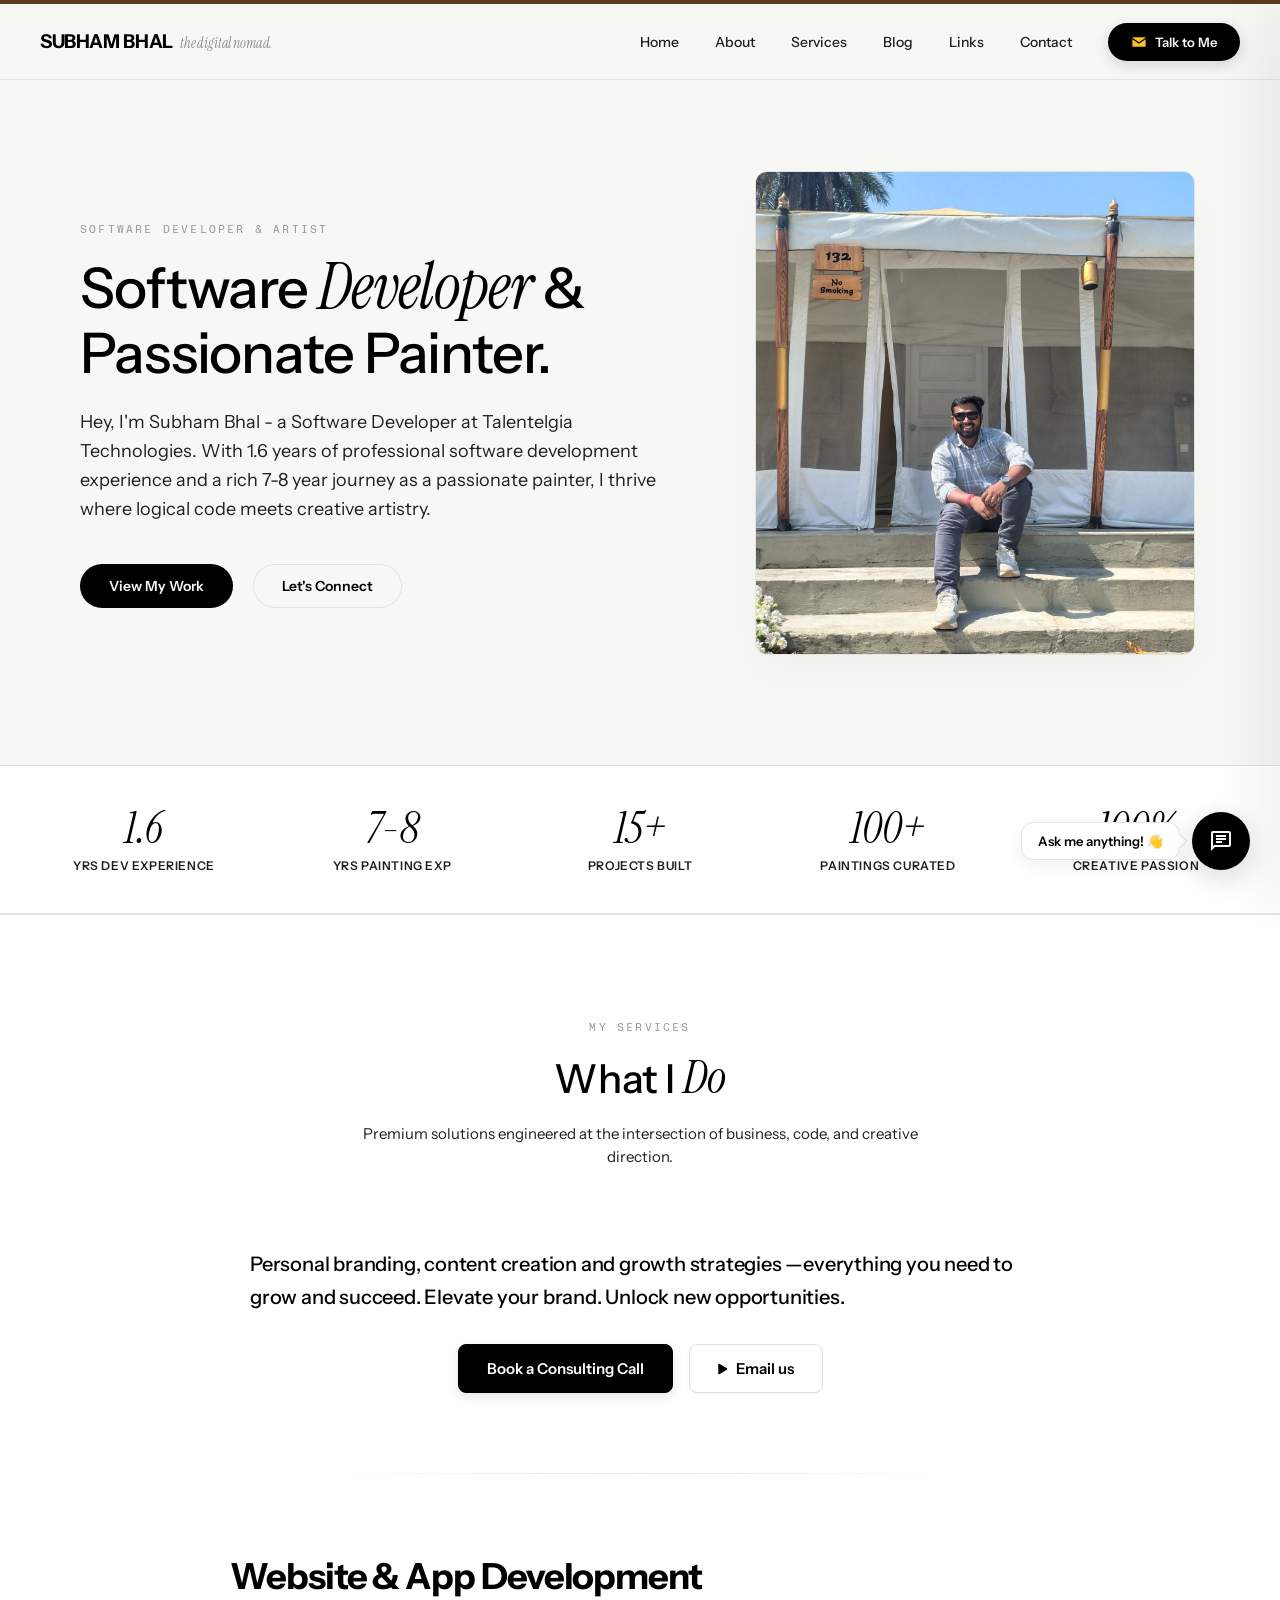
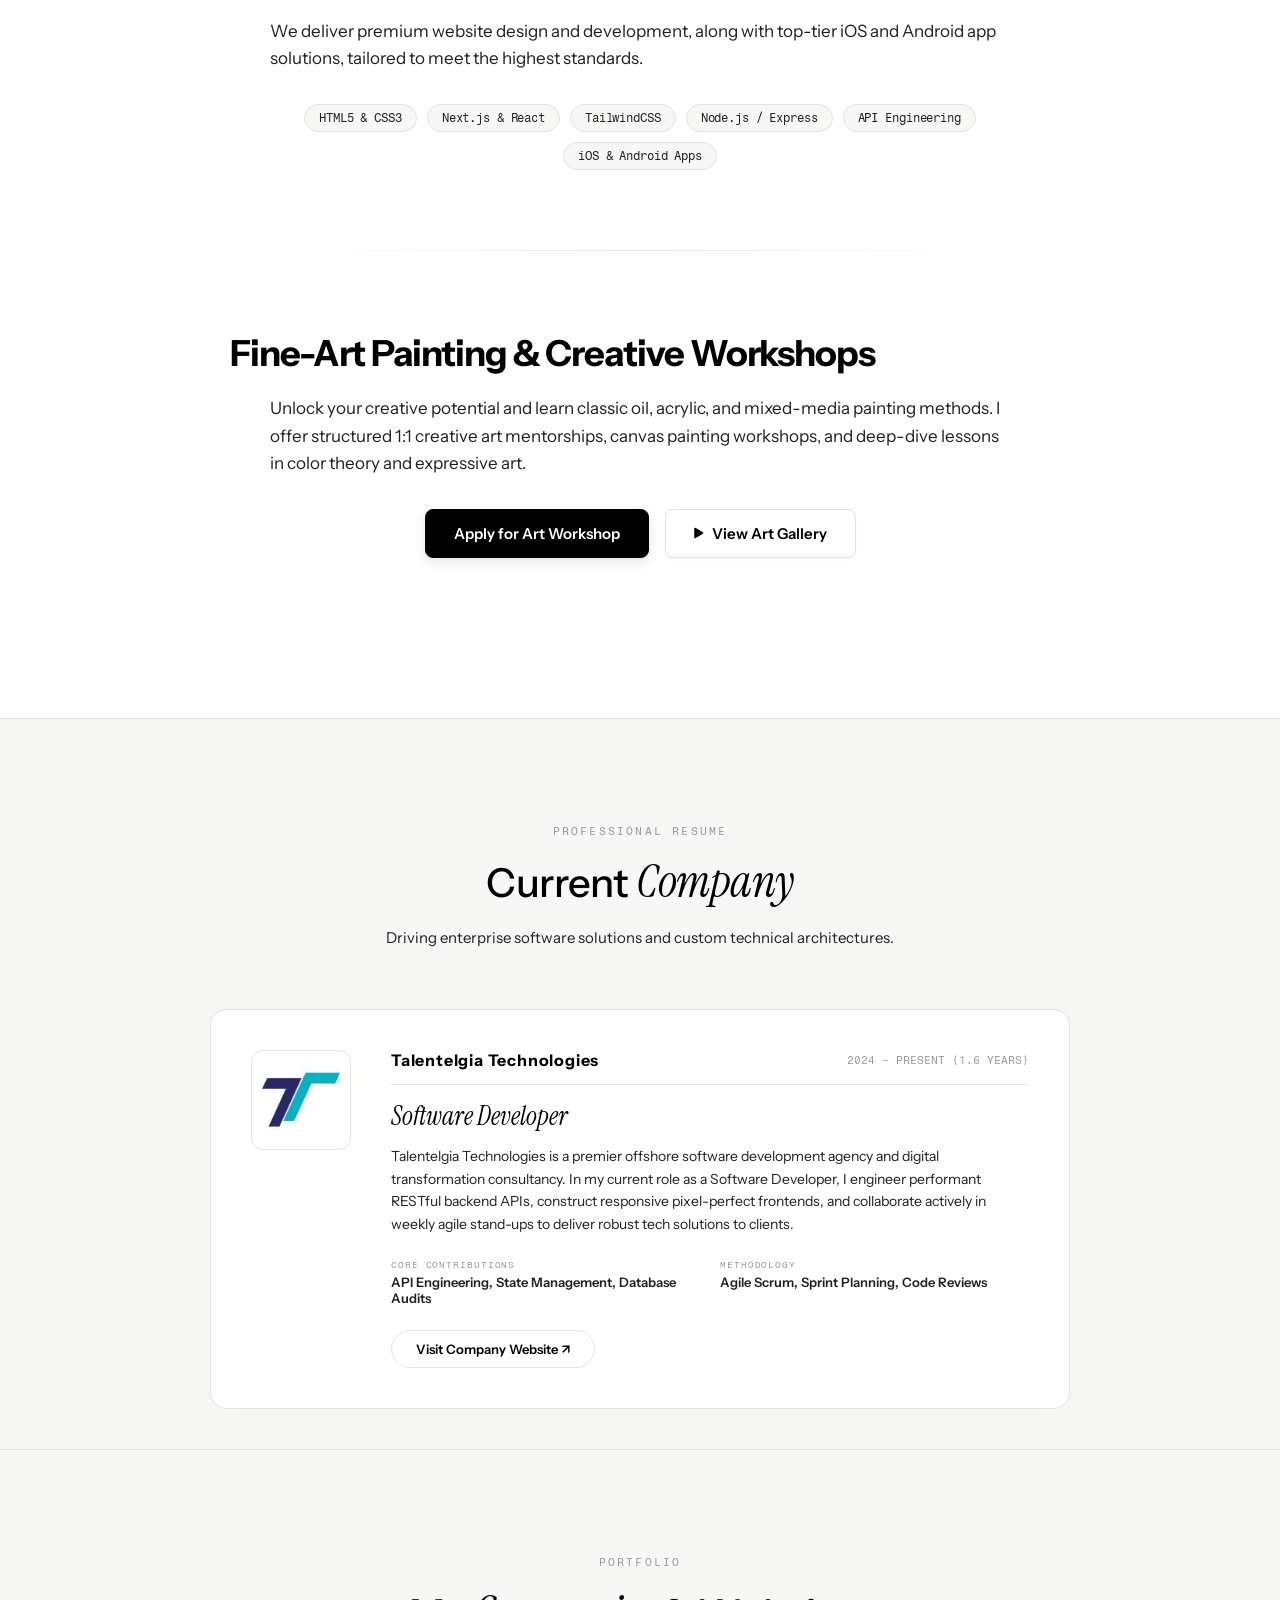
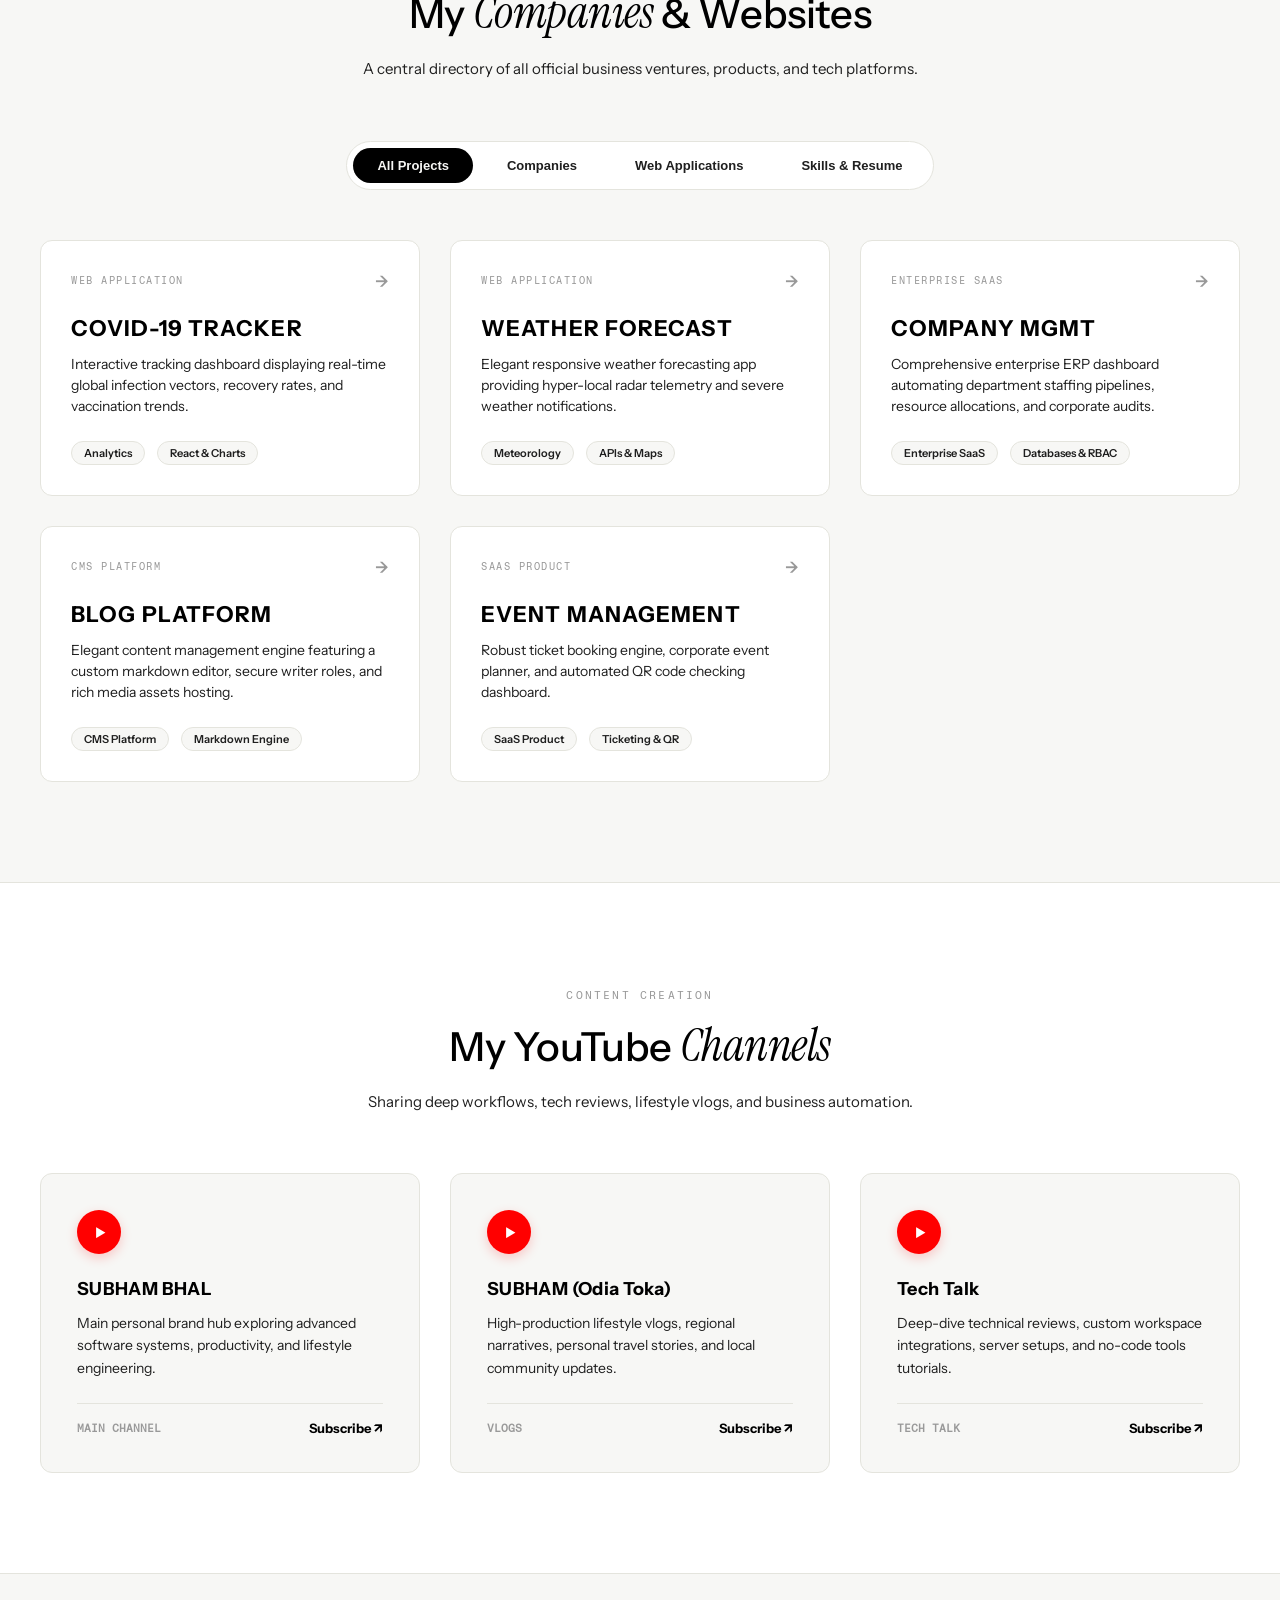
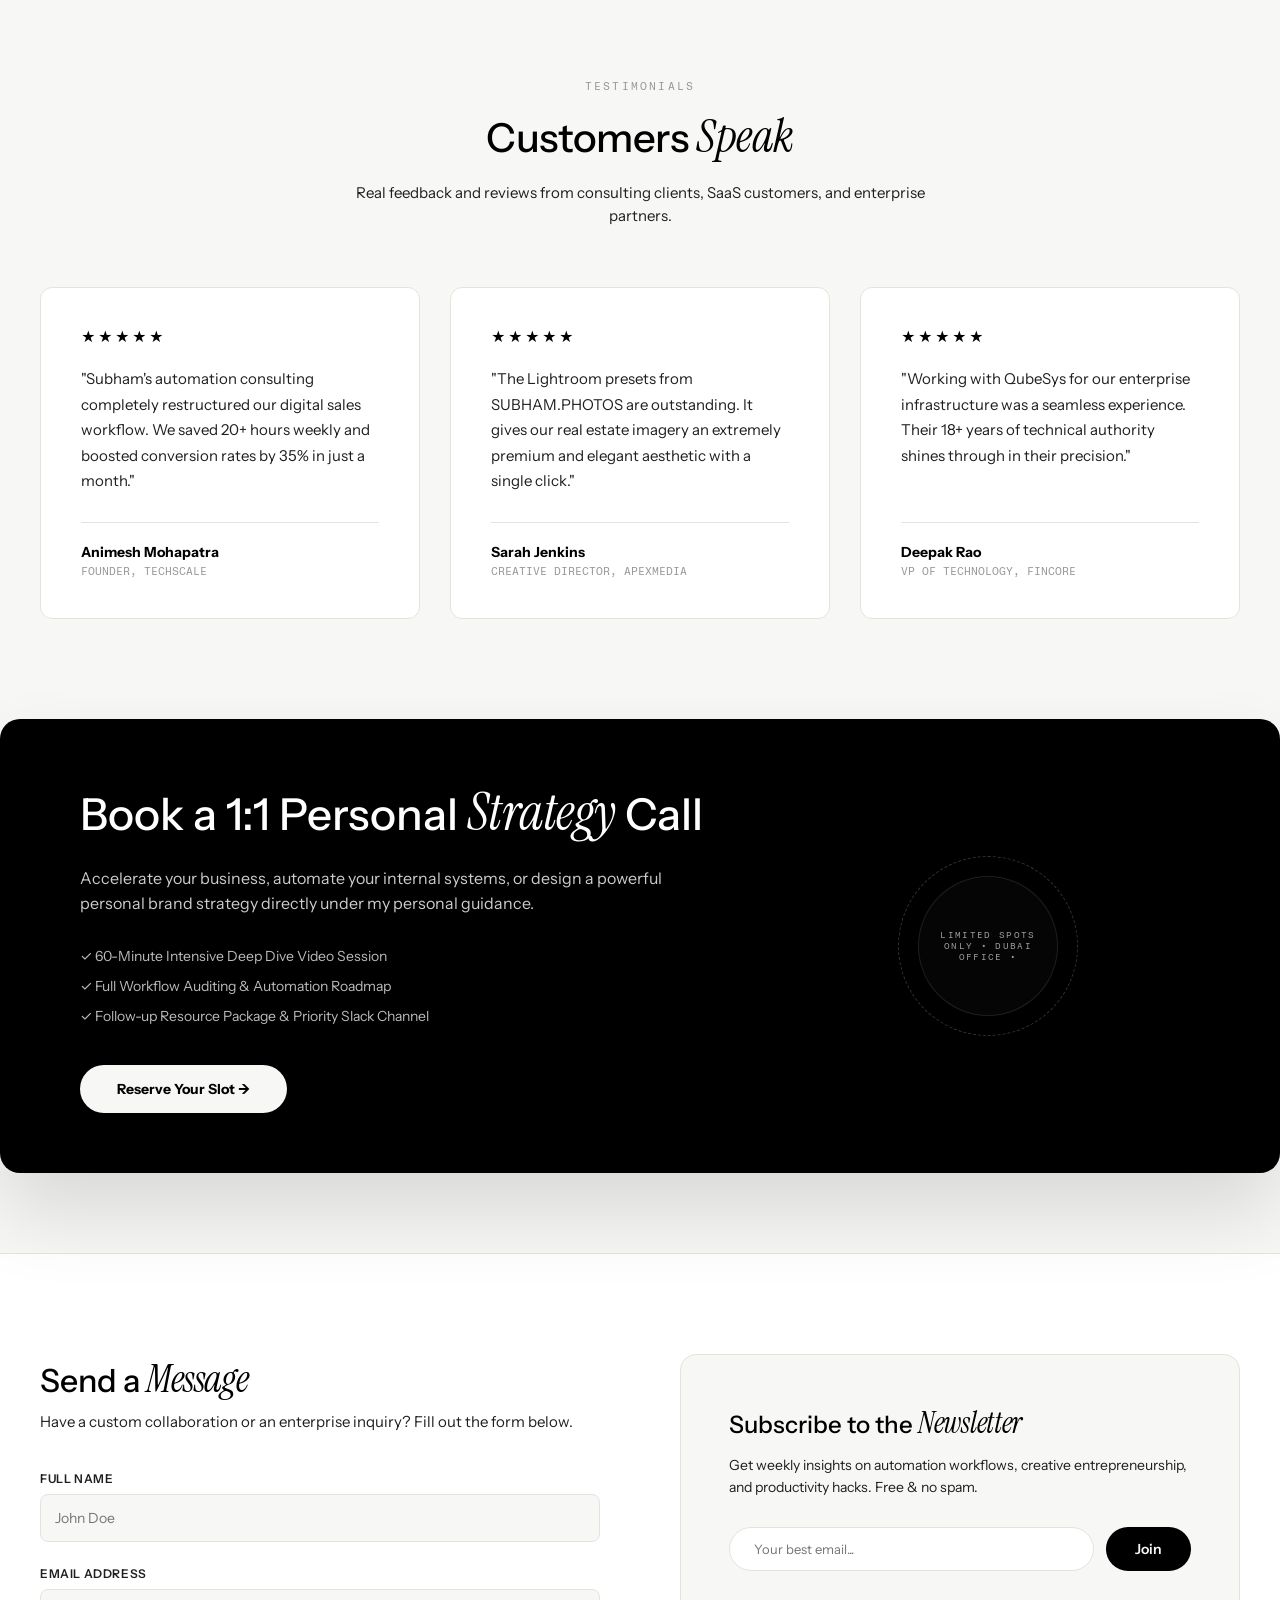
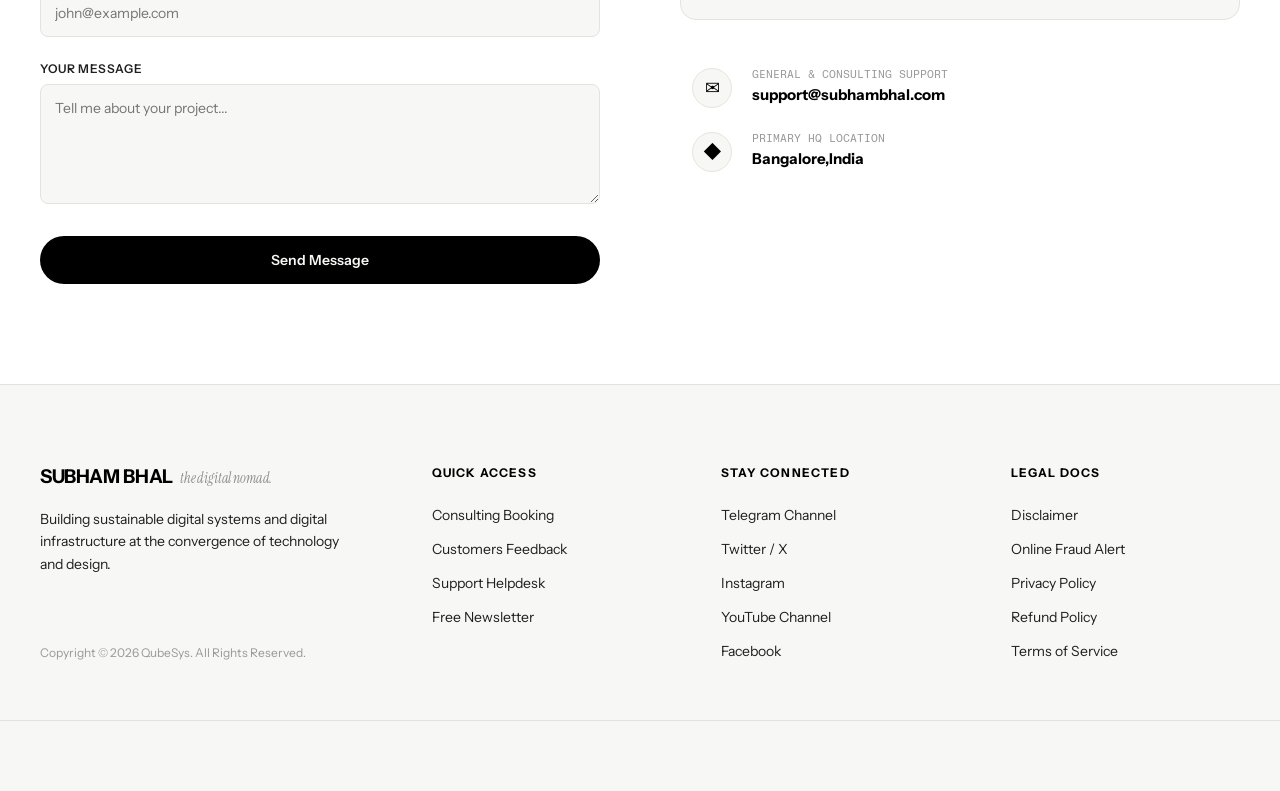
<file: index.html>
<!DOCTYPE html>
<html lang="en">
<head>
  <meta charset="UTF-8">
  <meta name="viewport" content="width=device-width, initial-scale=1.0">
  <title>SUBHAM BHAL - Creative Serial Entrepreneur</title>
  
  <!-- SEO Meta Tags -->
  <meta name="description" content="Discover Subham Bhal's portfolio and explore insights into web design, technology, creator monetization, and serial entrepreneurship.">
  <meta name="keywords" content="Subham Bhal, Serial Entrepreneur, Creative Director, Web Design, QubeSys, Creator Monetization, Tech Talk">
  <meta name="author" content="Subham Bhal">
  
  <!-- Open Graph / Facebook -->
  <meta property="og:type" content="website">
  <meta property="og:title" content="SUBHAM BHAL - Creative Serial Entrepreneur">
  <meta property="og:description" content="Discover Subham Bhal's portfolio and explore insights into web design, technology, creator monetization, and serial entrepreneurship.">
  <meta property="og:image" content="assets/entrepreneur_portrait.jpg">
  
  <!-- Twitter -->
  <meta name="twitter:card" content="summary_large_image">
  <meta name="twitter:title" content="SUBHAM BHAL - Creative Serial Entrepreneur">
  <meta name="twitter:description" content="Discover Subham Bhal's portfolio and explore insights into web design, technology, creator monetization, and serial entrepreneurship.">
  <meta name="twitter:image" content="assets/entrepreneur_portrait.jpg">

  <!-- Favicon -->
  <link rel="icon" type="image/png" href="assets/entrepreneur_portrait.jpg">

  <!-- Google Fonts -->
  <link rel="preconnect" href="https://fonts.googleapis.com">
  <link rel="preconnect" href="https://fonts.gstatic.com" crossorigin>
  <link href="https://fonts.googleapis.com/css2?family=Instrument+Sans:ital,wght@0,400..700;1,400..700&family=Instrument+Serif:ital@0;1&family=Inter:wght@300;400;500;600;700;800&family=Fragment+Mono&display=swap" rel="stylesheet">

  <!-- Stylesheet -->
  <link rel="stylesheet" href="style.css">
</head>
<body>

  <!-- Navigation Bar -->
  <header class="header">
    <div class="header-container">
      <a href="./" class="logo" id="nav-logo">
        <span class="logo-main">SUBHAM BHAL</span>
        <span class="logo-sub">the digital nomad.</span>
      </a>

      <!-- Desktop Navigation Links -->
      <nav class="nav-links" id="desktop-nav">
        <a href="index.html" class="nav-item active">Home</a>
        <a href="about.html" class="nav-item">About</a>
        <a href="#services" class="nav-item">Services</a>
        <a href="blog.html" class="nav-item">Blog</a>
        <a href="#work" class="nav-item">Links</a>
        <a href="#contact" class="nav-item">Contact</a>
      </nav>

      <!-- CTA Button -->
      <div class="nav-actions">
        <a href="#contact" class="btn btn-dark btn-header" id="btn-header-cta"><svg class="btn-mail-svg" width="16" height="12" viewBox="0 0 24 18" fill="none" xmlns="http://www.w3.org/2000/svg" style="margin-right: 8px; vertical-align: middle; display: inline-block;">
          <rect x="1" y="1" width="22" height="16" rx="2" fill="#FBC02D" stroke="#000000" stroke-width="2"/>
          <path d="M1 3L12 10.5L23 3" stroke="#000000" stroke-width="2" stroke-linejoin="round"/>
        </svg>Talk to Me</a>
        <!-- Mobile Menu Toggle Button -->
        <button class="mobile-menu-toggle" id="menu-toggle" aria-label="Toggle navigation menu">
          <span class="bar"></span>
          <span class="bar"></span>
          <span class="bar"></span>
        </button>
      </div>
    </div>
  </header>

  <!-- Mobile Dropdown Menu -->
  <div class="mobile-menu" id="mobile-menu-dropdown">
    <nav class="mobile-nav-links">
      <a href="index.html" class="mobile-nav-item">Home</a>
      <a href="about.html" class="mobile-nav-item">About</a>
      <a href="#services" class="mobile-nav-item">Services</a>
      <a href="blog.html" class="mobile-nav-item">Blog</a>
      <a href="#work" class="mobile-nav-item">Links</a>
      <a href="#contact" class="mobile-nav-item">Contact</a>
      <a href="#contact" class="btn btn-dark mobile-btn-cta"><svg class="btn-mail-svg" width="16" height="12" viewBox="0 0 24 18" fill="none" xmlns="http://www.w3.org/2000/svg" style="margin-right: 8px; vertical-align: middle; display: inline-block;">
          <rect x="1" y="1" width="22" height="16" rx="2" fill="#FBC02D" stroke="#000000" stroke-width="2"/>
          <path d="M1 3L12 10.5L23 3" stroke="#000000" stroke-width="2" stroke-linejoin="round"/>
        </svg>Talk to Me</a>
    </nav>
  </div>

  <!-- Hero Section -->
  <section class="hero-section" id="about">
    <div class="container hero-container">
      <div class="hero-content">
        <span class="tagline scroll-reveal">SOFTWARE DEVELOPER &amp; ARTIST</span>
        <h1 class="hero-title scroll-reveal">
          Software <span class="serif-italic">Developer</span> &amp; Passionate Painter.
        </h1>
        <p class="hero-desc scroll-reveal">
          Hey, I'm Subham Bhal - a Software Developer at Talentelgia Technologies. With 1.6 years of professional software development experience and a rich 7-8 year journey as a passionate painter, I thrive where logical code meets creative artistry.
        </p>
        <div class="hero-ctas scroll-reveal">
          <a href="#work" class="btn btn-dark">View My Work</a>
          <a href="#contact" class="btn btn-outline">Let's Connect</a>
        </div>
      </div>
      <div class="hero-visual scroll-reveal">
        <div class="image-wrapper">
          <img src="assets/entrepreneur_portrait.jpg" alt="Subham Bhal - Creative Serial Entrepreneur" class="hero-portrait">
        </div>
      </div>
    </div>
  </section>

    <!-- Metrics Section -->
  <section class="metrics-section">
    <div class="container metrics-grid">
      <div class="metric-card scroll-reveal">
        <span class="metric-num">1.6</span>
        <span class="metric-label">Yrs Dev Experience</span>
      </div>
      <div class="metric-card scroll-reveal">
        <span class="metric-num">7-8</span>
        <span class="metric-label">Yrs Painting Exp</span>
      </div>
      
      <div class="metric-card scroll-reveal">
        <span class="metric-num">15+</span>
        <span class="metric-label">Projects Built</span>
      </div>
      <div class="metric-card scroll-reveal">
        <span class="metric-num">100+</span>
        <span class="metric-label">Paintings Curated</span>
      </div>
      <div class="metric-card scroll-reveal">
        <span class="metric-num">100%</span>
        <span class="metric-label">Creative Passion</span>
      </div>
    </div>
  </section>

  <!-- Services Section -->
  <section class="services-section" id="services">
    <div class="container services-container scroll-reveal">
      <div class="section-header">
        <span class="section-tag">MY SERVICES</span>
        <h2 class="section-title">What I <span class="serif-italic">Do</span></h2>
        <p class="section-subtitle">Premium solutions engineered at the intersection of business, code, and creative direction.</p>
      </div>

      <!-- Service Card 1: Branding & Consulting -->
      <div class="service-box branding-service-box">
        <p class="service-lead-text text-center">
          Personal branding, content creation and growth strategies —everything you need to grow and succeed. Elevate your brand. Unlock new opportunities.
        </p>
        <div class="service-actions text-center">
          <a href="https://subhambhal.in/consulting" target="_blank" class="btn-service-consult">Book a Consulting Call</a>
          <a href="#contact" class="btn-service-email">
            <svg class="btn-play-svg" width="10" height="12" viewBox="0 0 10 12" fill="none" xmlns="http://www.w3.org/2000/svg">
              <path d="M1 1.5L8.5 6L1 10.5V1.5Z" fill="#000000" stroke="#000000" stroke-width="1.5" stroke-linejoin="round"/>
            </svg>Email us
          </a>
        </div>
      </div>

      <div class="services-divider"></div>

      <!-- Service Card 2: Website & App Dev -->
      <div class="service-box dev-service-box text-center">
        <h3 class="service-box-title">Website &amp; App Development</h3>
        <p class="service-sub-text">
          We deliver premium website design and development, along with top-tier iOS and Android app solutions, tailored to meet the highest standards.
        </p>
        <div class="tech-pills-row">
          <span>HTML5 &amp; CSS3</span>
          <span>Next.js &amp; React</span>
          <span>TailwindCSS</span>
          <span>Node.js / Express</span>
          <span>API Engineering</span>
          <span>iOS &amp; Android Apps</span>
        </div>
      </div>

      <div class="services-divider"></div>

      <!-- Service Card 3: Fine-Art Painting & Creative Mentorship -->
      <div class="service-box painting-service-box text-center">
        <h3 class="service-box-title">Fine-Art Painting &amp; Creative Workshops</h3>
        <p class="service-sub-text">
          Unlock your creative potential and learn classic oil, acrylic, and mixed-media painting methods. I offer structured 1:1 creative art mentorships, canvas painting workshops, and deep-dive lessons in color theory and expressive art.
        </p>
        <div class="service-actions text-center">
          <a href="#contact" class="btn-service-consult">Apply for Art Workshop</a>
          <a href="about.html#gallery" class="btn-service-email">
            <svg class="btn-play-svg" width="10" height="12" viewBox="0 0 10 12" fill="none" xmlns="http://www.w3.org/2000/svg">
              <path d="M1 1.5L8.5 6L1 10.5V1.5Z" fill="#000000" stroke="#000000" stroke-width="1.5" stroke-linejoin="round"/>
            </svg>View Art Gallery
          </a>
        </div>
      </div>
    </div>
  </section>

  <!-- Companies / Experience Section -->
  <section class="companies-section" id="experience">
    <div class="container">
      <div class="section-header scroll-reveal">
        <span class="section-tag">PROFESSIONAL RESUME</span>
        <h2 class="section-title">Current <span class="serif-italic">Company</span></h2>
        <p class="section-subtitle">Driving enterprise software solutions and custom technical architectures.</p>
      </div>
      
      <div class="experience-card-container scroll-reveal">
        <div class="experience-card">
          <div class="exp-logo-wrapper">
            <img src="assets/talentelgia_icon.jpg" alt="Talentelgia Technologies Logo" class="exp-logo">
          </div>
          <div class="exp-content">
            <div class="exp-meta">
              <span class="exp-company">Talentelgia Technologies</span>
              <span class="exp-duration">2024 - Present (1.6 Years)</span>
            </div>
            <h3 class="exp-role">Software Developer</h3>
            <p class="exp-desc">
              Talentelgia Technologies is a premier offshore software development agency and digital transformation consultancy. In my current role as a Software Developer, I engineer performant RESTful backend APIs, construct responsive pixel-perfect frontends, and collaborate actively in weekly agile stand-ups to deliver robust tech solutions to clients.
            </p>
            <div class="exp-details-grid">
              <div class="exp-detail-item">
                <span class="edi-title">Core Contributions</span>
                <span class="edi-text">API Engineering, State Management, Database Audits</span>
              </div>
              <div class="exp-detail-item">
                <span class="edi-title">Methodology</span>
                <span class="edi-text">Agile Scrum, Sprint Planning, Code Reviews</span>
              </div>
            </div>
            <div class="exp-action">
              <a href="https://talentelgia.com" target="_blank" class="btn btn-outline exp-btn">Visit Company Website &#8599;</a>
            </div>
          </div>
        </div>
      </div>
    </div>
  </section>

  <!-- Work/Portfolio Section -->
  <section class="work-section" id="work">
    <div class="container">
      <div class="section-header scroll-reveal">
        <span class="section-tag">PORTFOLIO</span>
        <h2 class="section-title">My <span class="serif-italic">Companies</span> &amp; Websites</h2>
        <p class="section-subtitle">A central directory of all official business ventures, products, and tech platforms.</p>
      </div>

      <!-- Interactive Filtering Tabs -->
      <div class="work-tabs scroll-reveal" id="portfolio-tabs">
        <button class="tab-btn active" data-filter="all">All Projects</button>
        <button class="tab-btn" data-filter="companies">Companies</button>
        <button class="tab-btn" data-filter="websites">Web Applications</button>
        <button class="tab-btn" data-filter="skills">Skills &amp; Resume</button>
      </div>

                  <!-- Portfolio Grid -->
      <div class="work-grid" id="portfolio-grid">
        <!-- Skills & Resume Dashboard Card -->
        <div class="portfolio-card scroll-reveal hide skills-dashboard-card" data-category="skills" data-id="skills-dashboard" style="grid-column: 1 / -1; cursor: default;">
          <div class="card-glow"></div>
          <div class="skills-card-grid">
            
            <!-- Left Side: Skills Columns -->
            <div class="skills-display-side">
              <h3 class="skills-main-title">My Professional Expertise</h3>
              <p class="skills-main-desc">Engineered at the intersection of logical backend systems, modern web architectures, and fine-art creative expression.</p>
              
              <div class="skills-columns">
                <!-- Column 1: Backend -->
                <div class="skills-col">
                  <h4 class="skills-col-title">
                    <span class="skills-col-icon">&#9670;</span> Backend &amp; Databases
                  </h4>
                  <ul class="skills-list">
                    <li>Performant RESTful APIs</li>
                    <li>.NET &amp; .NET Core C#</li>
                    <li>SQL Server</li>
                    <li>Advanced SQL Audits</li>
                    <li>JWT Auth</li>
                  </ul>
                </div>
                
                <!-- Column 2: Frontend -->
                <div class="skills-col">
                  <h4 class="skills-col-title">
                    <span class="skills-col-icon">&#9670;</span> Frontend &amp; Web App
                  </h4>
                  <ul class="skills-list">
                    <li>Vanilla HTML5 &amp; CSS3</li>
                    <li>React</li>
                    <li>Responsive Mobile Viewports</li>
                    <li>State Management</li>
                  </ul>
                </div>
                
                <!-- Column 3: Fine Arts -->
                <div class="skills-col">
                  <h4 class="skills-col-title">
                    <span class="skills-col-icon">&#9670;</span> Fine Arts &amp; Design
                  </h4>
                  <ul class="skills-list">
                    <li>Classical Oil &amp; Acrylics</li>
                    <li>Abstract Canvas Composition</li>
                    <li>Deep Color Theory Systems</li>
                    <li>Creative Art Direction</li>
                    <li>Premium UI/UX Brand Systems</li>
                    <li>Creative Mentorship</li>
                  </ul>
                </div>
              </div>
            </div>
            
            <!-- Right Side: Resume Download Callout -->
            <div class="resume-download-side">
              <div class="resume-badge-icon">
                <svg width="48" height="60" viewBox="0 0 48 60" fill="none" xmlns="http://www.w3.org/2000/svg">
                  <path d="M4 0C1.79086 0 0 1.79086 0 4V56C0 58.2091 1.79086 60 4 60H44C46.2091 60 48 58.2091 48 56V16L32 0H4Z" fill="#F4F4F5" stroke="#000000" stroke-width="3" stroke-linejoin="round"/>
                  <path d="M32 0V16H48" fill="#E4E4E7" stroke="#000000" stroke-width="3" stroke-linejoin="round"/>
                  <path d="M10 24H38" stroke="#000000" stroke-width="3" stroke-linecap="round"/>
                  <path d="M10 34H38" stroke="#000000" stroke-width="3" stroke-linecap="round"/>
                  <path d="M10 44H26" stroke="#000000" stroke-width="3" stroke-linecap="round"/>
                </svg>
              </div>
              <h4 class="resume-side-title">Professional Resume</h4>
              <p class="resume-side-desc">Download a comprehensive PDF copy of my technical development experience, artistic achievements, and career history.</p>
              <a href="assets/Subham_Bhal_Resume.pdf" download class="btn btn-dark btn-download-resume">
                <svg width="18" height="18" viewBox="0 0 24 24" fill="none" xmlns="http://www.w3.org/2000/svg" style="margin-right: 8px; vertical-align: middle;">
                  <path d="M12 3V16M12 16L7 11M12 16L17 11" stroke="#FFFFFF" stroke-width="2.5" stroke-linecap="round" stroke-linejoin="round"/>
                  <path d="M3 20H21" stroke="#FFFFFF" stroke-width="2.5" stroke-linecap="round"/>
                </svg>Download Resume
              </a>
            </div>
            
          </div>
        </div>

        <!-- Talentelgia Technologies (Current Workplace Company) -->
        <div class="portfolio-card scroll-reveal hide" data-category="companies" data-id="talentelgia">
          <div class="card-glow"></div>
          <div class="card-image-wrapper">
            <img src="assets/talentelgia_icon.jpg" alt="Talentelgia Technologies Brand Logo" class="card-img">
          </div>
          <div class="card-content">
            <div class="card-header">
              <span class="card-category">COMPANY / CURRENT WORKPLACE</span>
              <span class="card-arrow">&#8594;</span>
            </div>
            <h3 class="card-title">TALENTELGIA</h3>
            <p class="card-desc">My current workplace. Leading high-performance software engineering, API development, and agile web architectures.</p>
            <div class="card-footer-tags">
              <span>Current Job</span>
              <span>Software Agency</span>
            </div>
          </div>
        </div>
        
        <!-- COVID-19 Tracker -->
        <div class="portfolio-card scroll-reveal" data-category="websites" data-id="covidtracker">
          <div class="card-glow"></div>
          <div class="card-content">
            <div class="card-header">
              <span class="card-category">WEB APPLICATION</span>
              <span class="card-arrow">&#8594;</span>
            </div>
            <h3 class="card-title">COVID-19 TRACKER</h3>
            <p class="card-desc">Interactive tracking dashboard displaying real-time global infection vectors, recovery rates, and vaccination trends.</p>
            <div class="card-footer-tags">
              <span>Analytics</span>
              <span>React &amp; Charts</span>
            </div>
          </div>
        </div>

        <!-- Weather Forecasting -->
        <div class="portfolio-card scroll-reveal" data-category="websites" data-id="weatherforecasting">
          <div class="card-glow"></div>
          <div class="card-content">
            <div class="card-header">
              <span class="card-category">WEB APPLICATION</span>
              <span class="card-arrow">&#8594;</span>
            </div>
            <h3 class="card-title">WEATHER FORECAST</h3>
            <p class="card-desc">Elegant responsive weather forecasting app providing hyper-local radar telemetry and severe weather notifications.</p>
            <div class="card-footer-tags">
              <span>Meteorology</span>
              <span>APIs &amp; Maps</span>
            </div>
          </div>
        </div>

        <!-- Company Management -->
        <div class="portfolio-card scroll-reveal" data-category="websites" data-id="companymanagement">
          <div class="card-glow"></div>
          <div class="card-content">
            <div class="card-header">
              <span class="card-category">ENTERPRISE SAAS</span>
              <span class="card-arrow">&#8594;</span>
            </div>
            <h3 class="card-title">COMPANY MGMT</h3>
            <p class="card-desc">Comprehensive enterprise ERP dashboard automating department staffing pipelines, resource allocations, and corporate audits.</p>
            <div class="card-footer-tags">
              <span>Enterprise SaaS</span>
              <span>Databases &amp; RBAC</span>
            </div>
          </div>
        </div>

        <!-- Blog Application -->
        <div class="portfolio-card scroll-reveal" data-category="websites" data-id="blogapplication">
          <div class="card-glow"></div>
          <div class="card-content">
            <div class="card-header">
              <span class="card-category">CMS PLATFORM</span>
              <span class="card-arrow">&#8594;</span>
            </div>
            <h3 class="card-title">BLOG PLATFORM</h3>
            <p class="card-desc">Elegant content management engine featuring a custom markdown editor, secure writer roles, and rich media assets hosting.</p>
            <div class="card-footer-tags">
              <span>CMS Platform</span>
              <span>Markdown Engine</span>
            </div>
          </div>
        </div>

        <!-- Event Management Project -->
        <div class="portfolio-card scroll-reveal" data-category="websites" data-id="eventmanagement">
          <div class="card-glow"></div>
          <div class="card-content">
            <div class="card-header">
              <span class="card-category">SAAS PRODUCT</span>
              <span class="card-arrow">&#8594;</span>
            </div>
            <h3 class="card-title">EVENT MANAGEMENT</h3>
            <p class="card-desc">Robust ticket booking engine, corporate event planner, and automated QR code checking dashboard.</p>
            <div class="card-footer-tags">
              <span>SaaS Product</span>
              <span>Ticketing &amp; QR</span>
            </div>
          </div>
        </div>

      </div>
    </div>
  </section>

  <!-- YouTube Channels Section -->
  <section class="youtube-section" id="youtube">
    <div class="container">
      <div class="section-header scroll-reveal">
        <span class="section-tag">CONTENT CREATION</span>
        <h2 class="section-title">My YouTube <span class="serif-italic">Channels</span></h2>
        <p class="section-subtitle">Sharing deep workflows, tech reviews, lifestyle vlogs, and business automation.</p>
      </div>

      <div class="youtube-grid">
        <!-- Channel 1 -->
        <div class="youtube-card scroll-reveal">
          <div class="youtube-icon">&#9658;</div>
          <h3 class="yt-title">SUBHAM BHAL</h3>
          <p class="yt-desc">Main personal brand hub exploring advanced software systems, productivity, and lifestyle engineering.</p>
          <div class="yt-meta">
            <span class="yt-subs">Main Channel</span>
            <a href="https://www.youtube.com/@subhambhal" target="_blank" class="yt-link">Subscribe &#8599;</a>
          </div>
        </div>

        <!-- Channel 2 -->
        <div class="youtube-card scroll-reveal">
          <div class="youtube-icon">&#9658;</div>
          <h3 class="yt-title">SUBHAM (Odia Toka)</h3>
          <p class="yt-desc">High-production lifestyle vlogs, regional narratives, personal travel stories, and local community updates.</p>
          <div class="yt-meta">
            <span class="yt-subs">Vlogs</span>
            <a href="https://www.youtube.com/@odiatoka" target="_blank" class="yt-link">Subscribe &#8599;</a>
          </div>
        </div>

        <!-- Channel 3 -->
        <div class="youtube-card scroll-reveal">
          <div class="youtube-icon">&#9658;</div>
          <h3 class="yt-title">Tech Talk</h3>
          <p class="yt-desc">Deep-dive technical reviews, custom workspace integrations, server setups, and no-code tools tutorials.</p>
          <div class="yt-meta">
            <span class="yt-subs">Tech Talk</span>
            <a href="https://www.youtube.com/@subhamtechtalk" target="_blank" class="yt-link">Subscribe &#8599;</a>
          </div>
        </div>
      </div>
    </div>
  </section>

  <!-- Testimonials Section -->
  <section class="testimonials-section" id="testimonials">
    <div class="container">
      <div class="section-header scroll-reveal">
        <span class="section-tag">TESTIMONIALS</span>
        <h2 class="section-title">Customers <span class="serif-italic">Speak</span></h2>
        <p class="section-subtitle">Real feedback and reviews from consulting clients, SaaS customers, and enterprise partners.</p>
      </div>

      <div class="testimonials-grid">
        <div class="testimonial-card scroll-reveal">
          <div class="rating">&#9733;&#9733;&#9733;&#9733;&#9733;</div>
          <p class="test-text">"Subham's automation consulting completely restructured our digital sales workflow. We saved 20+ hours weekly and boosted conversion rates by 35% in just a month."</p>
          <div class="test-author">
            <span class="author-name">Animesh Mohapatra</span>
            <span class="author-role">Founder, TechScale</span>
          </div>
        </div>

        <div class="testimonial-card scroll-reveal">
          <div class="rating">&#9733;&#9733;&#9733;&#9733;&#9733;</div>
          <p class="test-text">"The Lightroom presets from SUBHAM.PHOTOS are outstanding. It gives our real estate imagery an extremely premium and elegant aesthetic with a single click."</p>
          <div class="test-author">
            <span class="author-name">Sarah Jenkins</span>
            <span class="author-role">Creative Director, ApexMedia</span>
          </div>
        </div>

        <div class="testimonial-card scroll-reveal">
          <div class="rating">&#9733;&#9733;&#9733;&#9733;&#9733;</div>
          <p class="test-text">"Working with QubeSys for our enterprise infrastructure was a seamless experience. Their 18+ years of technical authority shines through in their precision."</p>
          <div class="test-author">
            <span class="author-name">Deepak Rao</span>
            <span class="author-role">VP of Technology, FinCore</span>
          </div>
        </div>
      </div>
    </div>
  </section>

  <!-- Consulting / Booking Section -->
  <section class="booking-section">
    <div class="container booking-container scroll-reveal">
      <div class="booking-content">
        <h2 class="booking-title">Book a 1:1 Personal <span class="serif-italic">Strategy</span> Call</h2>
        <p class="booking-desc">Accelerate your business, automate your internal systems, or design a powerful personal brand strategy directly under my personal guidance.</p>
        <ul class="booking-list">
          <li>&#10003; 60-Minute Intensive Deep Dive Video Session</li>
          <li>&#10003; Full Workflow Auditing &amp; Automation Roadmap</li>
          <li>&#10003; Follow-up Resource Package &amp; Priority Slack Channel</li>
        </ul>
        <a href="https://subhambhal.in/consulting" target="_blank" class="btn btn-light booking-btn">Reserve Your Slot &#8594;</a>
      </div>
      <div class="booking-badge-visual">
        <div class="badge-ring">
          <div class="badge-inner">
            <span class="badge-text">LIMITED SPOTS ONLY &bull; DUBAI OFFICE &bull;</span>
          </div>
        </div>
      </div>
    </div>
  </section>

  <!-- Contact & Newsletter Section -->
  <section class="contact-section" id="contact">
    <div class="container contact-grid">
      
      <!-- Left Column: Contact Form -->
      <div class="contact-form-container scroll-reveal">
        <h2 class="form-title">Send a <span class="serif-italic">Message</span></h2>
        <p class="form-subtitle">Have a custom collaboration or an enterprise inquiry? Fill out the form below.</p>
        
        <form class="contact-form" id="contact-form-el" action="https://formspree.io/f/xkoeakgk" method="POST">
          <div class="form-group">
            <label for="form-name">Full Name</label>
            <input type="text" id="form-name" name="name" placeholder="John Doe" required>
          </div>
          <div class="form-group">
            <label for="form-email">Email Address</label>
            <input type="email" id="form-email" name="email" placeholder="john@example.com" required>
          </div>
          <div class="form-group">
            <label for="form-message">Your Message</label>
            <textarea id="form-message" name="message" rows="5" placeholder="Tell me about your project..." required></textarea>
          </div>
          <button type="submit" class="btn btn-dark btn-submit" id="btn-form-submit">Send Message</button>
        </form>
        <div class="form-success-message" id="form-success">
          <h4>Message Sent!</h4>
          <p>Thank you for reaching out. I'll get back to you within 24-48 hours.</p>
        </div>
      </div>

      <!-- Right Column: Newsletter & Info -->
      <div class="contact-info scroll-reveal">
        <div class="newsletter-card">
          <h3 class="newsletter-title">Subscribe to the <span class="serif-italic">Newsletter</span></h3>
          <p class="newsletter-desc">Get weekly insights on automation workflows, creative entrepreneurship, and productivity hacks. Free &amp; no spam.</p>
          <form class="newsletter-form" id="newsletter-form-el" action="https://formspree.io/f/xkoeakgk" method="POST">
            <input type="email" name="email" placeholder="Your best email..." required id="newsletter-input">
            <button type="submit" class="btn btn-dark" id="btn-newsletter-submit">Join</button>
          </form>
          <div class="newsletter-success" id="newsletter-success-msg">Joined successfully!</div>
        </div>

        <div class="direct-contact">
          <div class="contact-method">
            <span class="method-icon">&#9993;</span>
            <div class="method-details">
              <span class="method-label">General &amp; Consulting Support</span>
              <a href="mailto:support@subhambhal.com" class="method-value">support@subhambhal.com</a>
            </div>
          </div>
          <div class="contact-method">
            <span class="method-icon">&#9670;</span>
            <div class="method-details">
              <span class="method-label">Primary HQ Location</span>
              <span class="method-value">Bangalore,India</span>
            </div>
          </div>
        </div>
      </div>

    </div>
  </section>

  <!-- Footer Section -->
  <footer class="footer">
    <div class="container footer-grid">
      
      <!-- Column 1: Brand Info -->
      <div class="footer-col brand-col scroll-reveal">
        <a href="./" class="logo">
          <span class="logo-main">SUBHAM BHAL</span>
          <span class="logo-sub">the digital nomad.</span>
        </a>
        <p class="footer-desc">Building sustainable digital systems and digital infrastructure at the convergence of technology and design.</p>
        <p class="copyright-desktop">Copyright &copy; 2026 QubeSys. All Rights Reserved.</p>
      </div>

      <!-- Column 2: Quick Access -->
      <div class="footer-col scroll-reveal">
        <h4 class="footer-title">Quick Access</h4>
        <ul class="footer-links">
          <li><a href="https://subhambhal.in/consulting" target="_blank">Consulting Booking</a></li>
          <li><a href="#testimonials">Customers Feedback</a></li>
          <li><a href="https://help.subhambhal.com" target="_blank">Support Helpdesk</a></li>
          <li><a href="#contact">Free Newsletter</a></li>
        </ul>
      </div>

      <!-- Column 3: Stay Connected -->
      <div class="footer-col scroll-reveal">
        <h4 class="footer-title">Stay Connected</h4>
        <ul class="footer-links">
          <li><a href="https://t.me/subhambhal" target="_blank">Telegram Channel</a></li>
          <li><a href="https://twitter.com/subhambhal" target="_blank">Twitter / X</a></li>
          <li><a href="https://www.instagram.com/subhambhal/" target="_blank">Instagram</a></li>
          <li><a href="https://youtube.com/subhambhal" target="_blank">YouTube Channel</a></li>
          <li><a href="https://www.facebook.com/subhambhal/" target="_blank">Facebook</a></li>
        </ul>
      </div>

      <!-- Column 4: Legal -->
      <div class="footer-col scroll-reveal">
        <h4 class="footer-title">Legal Docs</h4>
        <ul class="footer-links">
          <li><a href="#work">Disclaimer</a></li>
          <li><a href="#work">Online Fraud Alert</a></li>
          <li><a href="#work">Privacy Policy</a></li>
          <li><a href="#work">Refund Policy</a></li>
          <li><a href="#work">Terms of Service</a></li>
        </ul>
      </div>

    </div>
    
    <div class="container footer-bottom">
      <p class="copyright-mobile">Copyright &copy; 2026 QubeSys. All Rights Reserved.</p>
    </div>
  </footer>

  <!-- PREMIUM PROJECT SLIDE DRAWER / MODAL (The functional highlight!) -->
  <div class="project-drawer-overlay" id="drawer-overlay"></div>
  <aside class="project-drawer" id="project-drawer-el" aria-hidden="true" role="dialog">
    <!-- Close Button -->
    <button class="drawer-close-btn" id="drawer-close" aria-label="Close drawer">&times;</button>
    
    <!-- Drawer Scrollable Content Container -->
    <div class="drawer-body">
      <div class="drawer-header">
        <span class="drawer-meta-tag" id="drawer-project-category">COMPANY</span>
        <h2 class="drawer-title" id="drawer-project-title">QUBESYS</h2>
        <p class="drawer-tagline" id="drawer-project-tagline">Premium IT &amp; software services agency.</p>
      </div>

      <!-- Hero Metric Box inside Drawer -->
      <div class="drawer-metrics" id="drawer-metrics-container">
        <div class="drawer-metric">
          <span class="dm-value" id="drawer-metric-val-1">18+ Years</span>
          <span class="dm-label" id="drawer-metric-lbl-1">Service Authority</span>
        </div>
        <div class="drawer-metric">
          <span class="dm-value" id="drawer-metric-val-2">500+ Clients</span>
          <span class="dm-label" id="drawer-metric-lbl-2">Served Worldwide</span>
        </div>
      </div>

      <!-- Details Section -->
      <div class="drawer-section">
        <h4 class="drawer-section-title">Overview</h4>
        <p class="drawer-text" id="drawer-project-description">
          QubeSys is our foundational IT infrastructure and custom software consultancy agency, established in 2008. Over nearly two decades, we have designed digital products, scaled custom cloud architectures, and built modern automation pipelines for over 500 global corporate brands and SME clients.
        </p>
      </div>

      <!-- Role & Impact Section -->
      <div class="drawer-section">
        <h4 class="drawer-section-title">My Role &amp; Impact</h4>
        <p class="drawer-text" id="drawer-project-role">
          As Founder &amp; Chief Creative Director, I lead our digital strategy and core design systems. Under my leadership, QubeSys became an authority in custom high-conversion UX and premium brand architectures, generating continuous revenue streams and driving our other venture developments.
        </p>
      </div>

      <!-- Tech Stack Tags -->
      <div class="drawer-section">
        <h4 class="drawer-section-title">Venture Details</h4>
        <div class="drawer-tags" id="drawer-project-tags">
          <span>Enterprise Software</span>
          <span>Web Development</span>
          <span>Cloud Systems</span>
          <span>UI/UX Design</span>
        </div>
      </div>

      <!-- Drawer Call to Action Link -->
      <div class="drawer-actions">
        <a href="https://qubesys.com" target="_blank" class="btn btn-dark drawer-action-btn" id="drawer-project-link">
          Visit Venture Website &nbsp;&rarr;
        </a>
      </div>
    </div>
  </aside>

  <!-- Javascript -->
  <script src="app.js"></script>
</body>
</html>
</file>
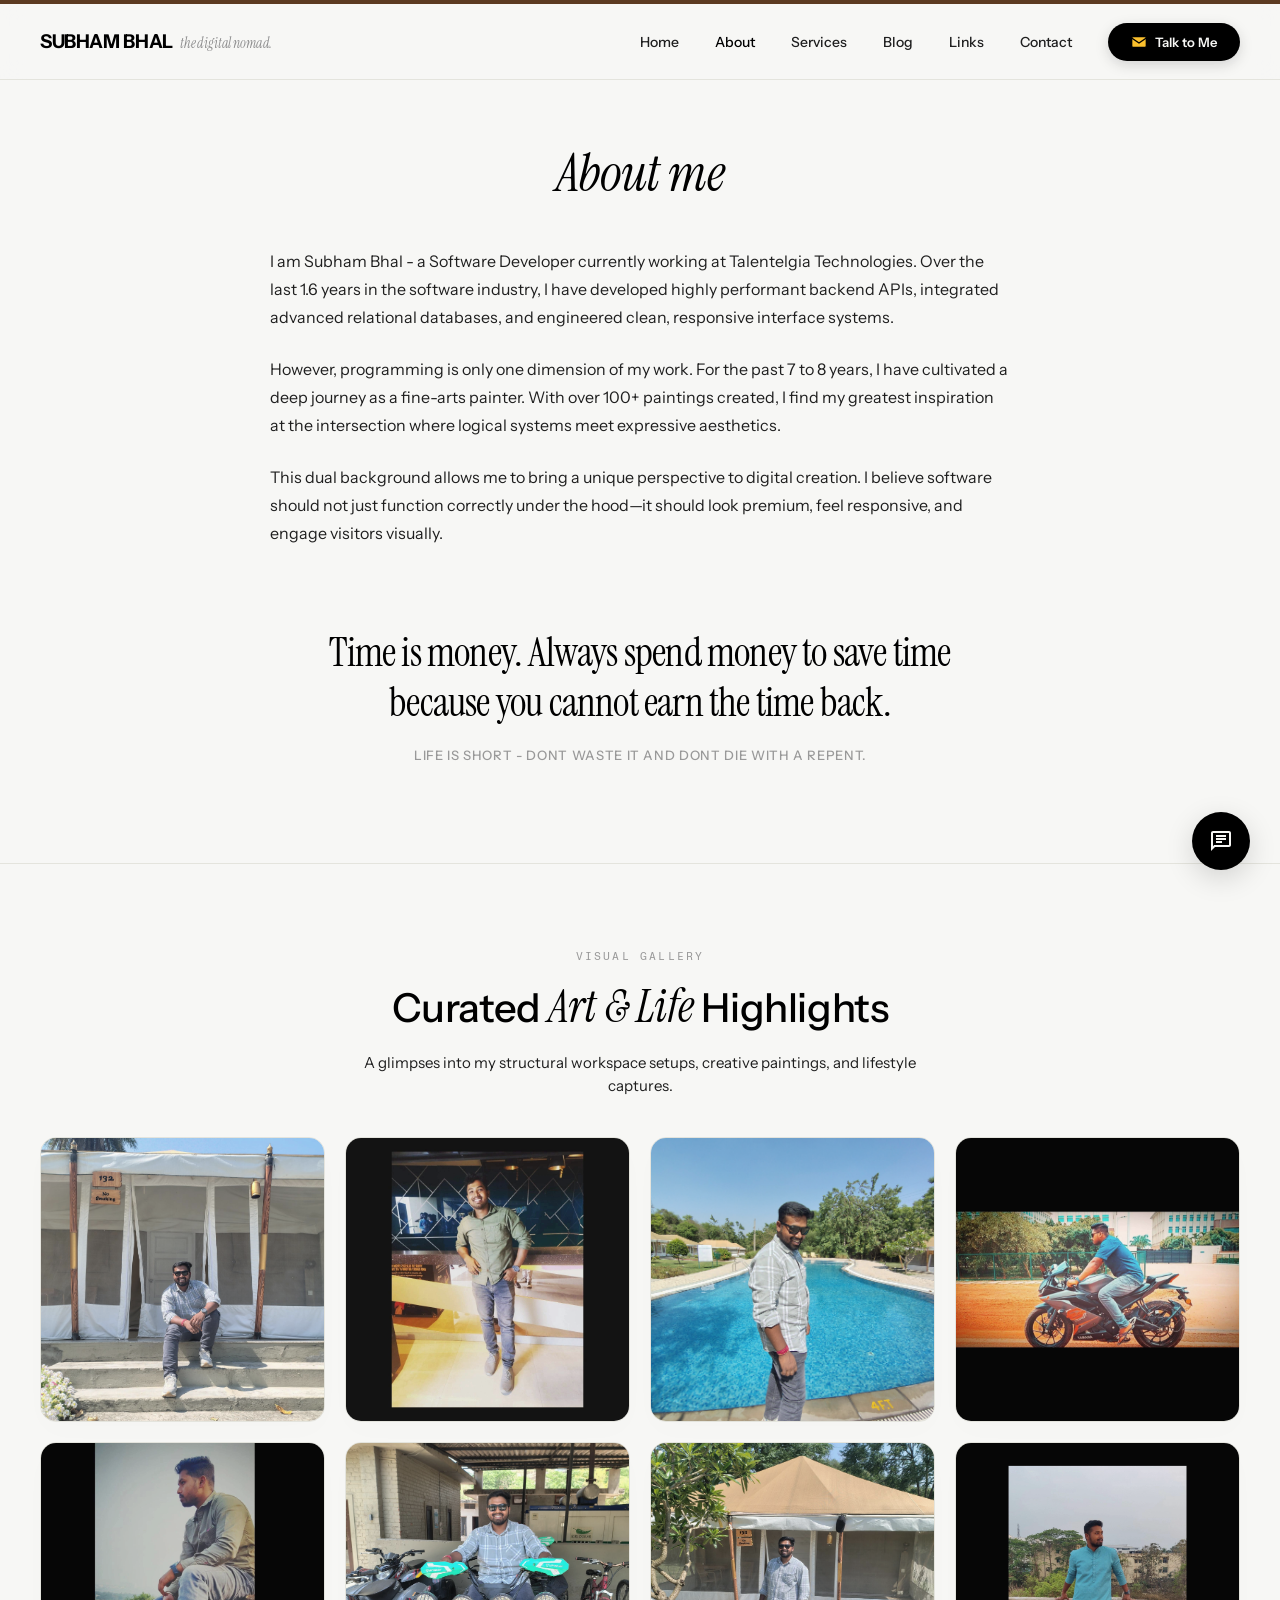
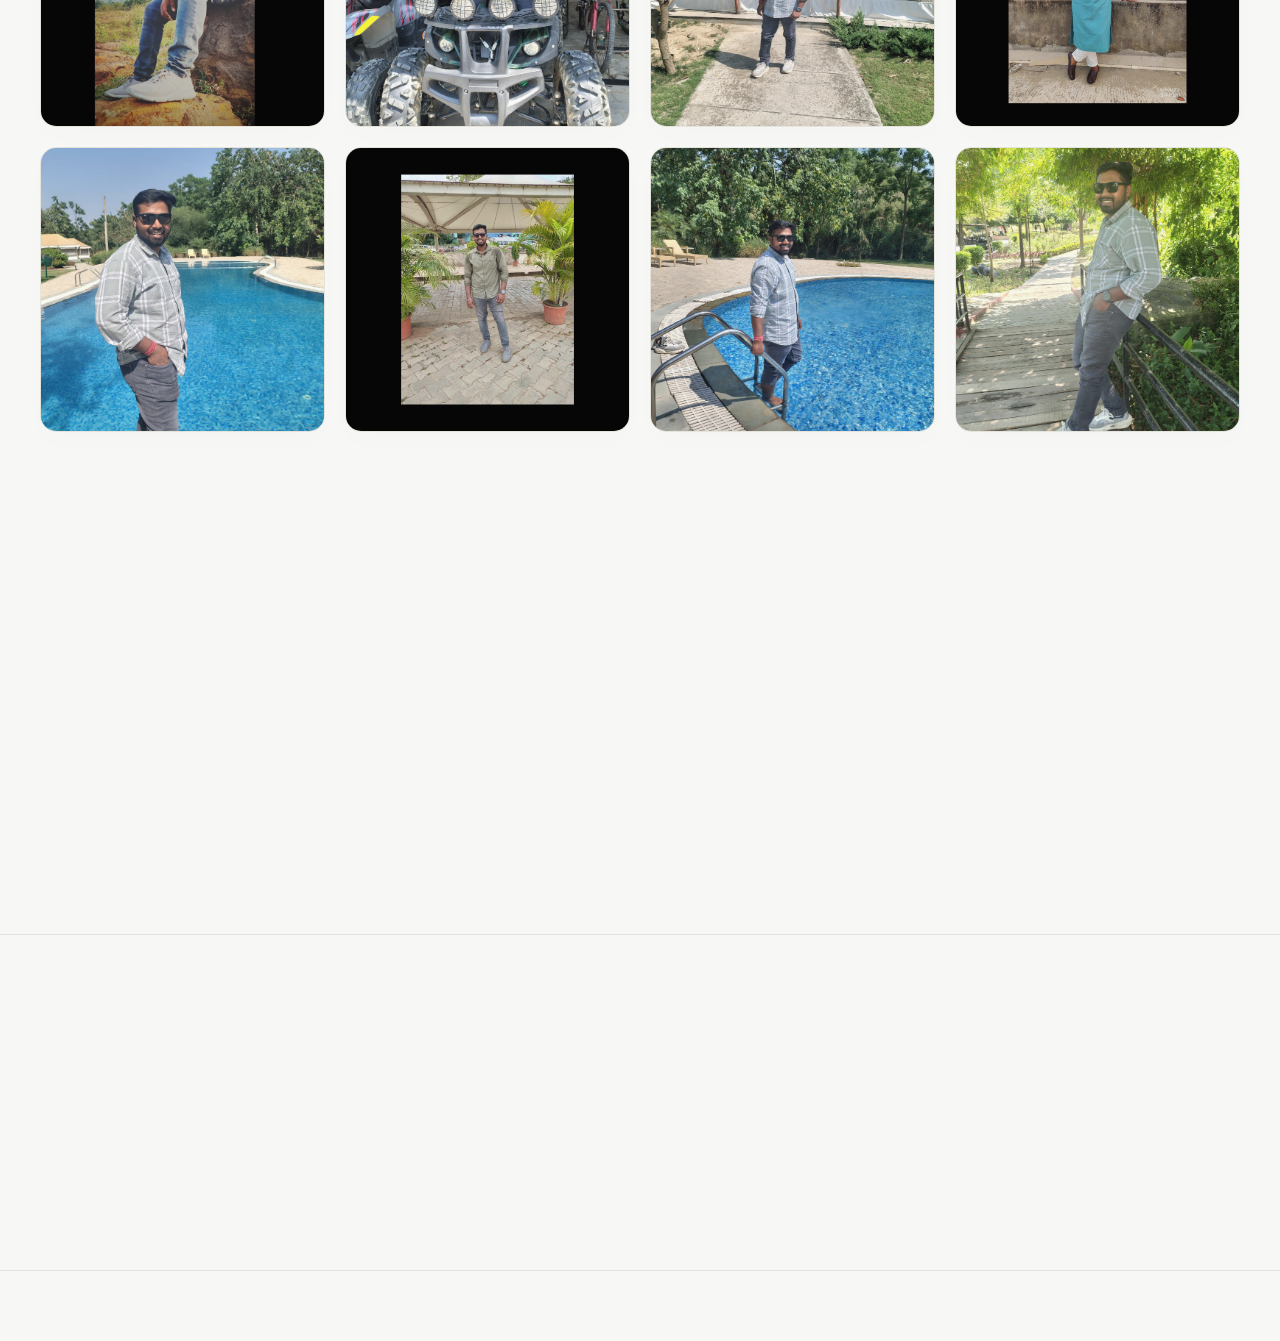
<file: about.html>
<!DOCTYPE html>
<html lang="en">
<head>
  <meta charset="UTF-8">
  <meta name="viewport" content="width=device-width, initial-scale=1.0">
  <title>About Subham Bhal - Software Developer & Artist</title>
  
  <!-- SEO Meta Tags -->
  <meta name="description" content="Discover Subham Bhal's background, where 1.6 years of professional software engineering meets 7-8 years of curated creative fine-arts painting.">
  <meta name="keywords" content="Subham Bhal, About, Software Developer, Artist, Talentelgia Technologies, Painting, Creative Developer">
  <meta name="author" content="Subham Bhal">
  
  <!-- Open Graph / Facebook -->
  <meta property="og:type" content="website">
  <meta property="og:title" content="About Subham Bhal - Software Developer & Artist">
  <meta property="og:description" content="Discover Subham Bhal's background, where 1.6 years of professional software engineering meets 7-8 years of curated creative fine-arts painting.">
  <meta property="og:image" content="assets/entrepreneur_portrait.jpg">
  
  <!-- Twitter -->
  <meta name="twitter:card" content="summary_large_image">
  <meta name="twitter:title" content="About Subham Bhal - Software Developer & Artist">
  <meta name="twitter:description" content="Discover Subham Bhal's background, where 1.6 years of professional software engineering meets 7-8 years of curated creative fine-arts painting.">
  <meta name="twitter:image" content="assets/entrepreneur_portrait.jpg">

  <!-- Favicon -->
  <link rel="icon" type="image/png" href="assets/entrepreneur_portrait.jpg">

  <!-- Google Fonts -->
  <link rel="preconnect" href="https://fonts.googleapis.com">
  <link rel="preconnect" href="https://fonts.gstatic.com" crossorigin>
  <link href="https://fonts.googleapis.com/css2?family=Instrument+Sans:ital,wght@0,400..700;1,400..700&family=Instrument+Serif:ital@0;1&family=Inter:wght@300;400;500;600;700;800&family=Fragment+Mono&display=swap" rel="stylesheet">

  <!-- Stylesheet -->
  <link rel="stylesheet" href="style.css">
</head>
<body>

  <!-- Navigation Bar -->
  <header class="header">
    <div class="header-container">
      <a href="index.html" class="logo" id="nav-logo">
        <span class="logo-main">SUBHAM BHAL</span>
        <span class="logo-sub">the digital nomad.</span>
      </a>

      <!-- Desktop Navigation Links -->
      <nav class="nav-links" id="desktop-nav">
        <a href="index.html" class="nav-item">Home</a>
        <a href="about.html" class="nav-item active">About</a>
        <a href="index.html#services" class="nav-item">Services</a>
        <a href="blog.html" class="nav-item">Blog</a>
        <a href="index.html#work" class="nav-item">Links</a>
        <a href="index.html#contact" class="nav-item">Contact</a>
      </nav>

      <!-- CTA Button -->
      <div class="nav-actions">
        <a href="index.html#contact" class="btn btn-dark btn-header" id="btn-header-cta"><svg class="btn-mail-svg" width="16" height="12" viewBox="0 0 24 18" fill="none" xmlns="http://www.w3.org/2000/svg" style="margin-right: 8px; vertical-align: middle; display: inline-block;">
          <rect x="1" y="1" width="22" height="16" rx="2" fill="#FBC02D" stroke="#000000" stroke-width="2"/>
          <path d="M1 3L12 10.5L23 3" stroke="#000000" stroke-width="2" stroke-linejoin="round"/>
        </svg>Talk to Me</a>
        <!-- Mobile Menu Toggle Button -->
        <button class="mobile-menu-toggle" id="menu-toggle" aria-label="Toggle navigation menu">
          <span class="bar"></span>
          <span class="bar"></span>
          <span class="bar"></span>
        </button>
      </div>
    </div>
  </header>

  <!-- Mobile Dropdown Menu -->
  <div class="mobile-menu" id="mobile-menu-dropdown">
    <nav class="mobile-nav-links">
      <a href="index.html" class="mobile-nav-item">Home</a>
      <a href="about.html" class="mobile-nav-item">About</a>
      <a href="index.html#services" class="mobile-nav-item">Services</a>
      <a href="blog.html" class="mobile-nav-item">Blog</a>
      <a href="index.html#work" class="mobile-nav-item">Links</a>
      <a href="index.html#contact" class="mobile-nav-item">Contact</a>
      <a href="index.html#contact" class="btn btn-dark mobile-btn-cta"><svg class="btn-mail-svg" width="16" height="12" viewBox="0 0 24 18" fill="none" xmlns="http://www.w3.org/2000/svg" style="margin-right: 8px; vertical-align: middle; display: inline-block;">
          <rect x="1" y="1" width="22" height="16" rx="2" fill="#FBC02D" stroke="#000000" stroke-width="2"/>
          <path d="M1 3L12 10.5L23 3" stroke="#000000" stroke-width="2" stroke-linejoin="round"/>
        </svg>Talk to Me</a>
    </nav>
  </div>

  <!-- About Biography Section (Single-Column Centered Layout matching Soam Jena style) -->
  <main class="about-me-section scroll-reveal">
    <div class="about-me-container">
      <h1 class="about-me-title">About me</h1>
      
      <div class="about-me-body">
        <p>
          I am Subham Bhal - a Software Developer currently working at Talentelgia Technologies. Over the last 1.6 years in the software industry, I have developed highly performant backend APIs, integrated advanced relational databases, and engineered clean, responsive interface systems.
        </p>
        <p>
          However, programming is only one dimension of my work. For the past 7 to 8 years, I have cultivated a deep journey as a fine-arts painter. With over 100+ paintings created, I find my greatest inspiration at the intersection where logical systems meet expressive aesthetics.
        </p>
        <p>
          This dual background allows me to bring a unique perspective to digital creation. I believe software should not just function correctly under the hood—it should look premium, feel responsive, and engage visitors visually.
        </p>
      </div>

      <!-- Centered Giant Quote Block -->
      <div class="about-me-quote-wrapper">
        <h2 class="about-me-quote">Time is money. Always spend money to save time because you cannot earn the time back.</h2>
        <p class="about-me-quote-sub">Life is short - dont waste it and dont die with a repent.</p>
      </div>
    </div>
  </main>

  <!-- Curated Art & Life Showcase Gallery Grid -->
  <section class="about-gallery-section">
    <div class="container">
      <div class="section-header scroll-reveal" style="margin-bottom: 40px;">
        <span class="section-tag">VISUAL GALLERY</span>
        <h2 class="section-title">Curated <span class="serif-italic">Art &amp; Life</span> Highlights</h2>
        <p class="section-subtitle">A glimpses into my structural workspace setups, creative paintings, and lifestyle captures.</p>
      </div>

      <div class="gallery-grid scroll-reveal">
        <!-- Photo 1 -->
        <div class="gallery-item">
          <img src="assets/shared image (1).jpg" alt="Art & Lifestyle Spotlight 1">
        </div>
        <!-- Photo 2 -->
        <div class="gallery-item">
          <img src="assets/shared image (11).jpg" alt="Art & Lifestyle Spotlight 2">
        </div>
        <!-- Photo 3 -->
        <div class="gallery-item">
          <img src="assets/shared image (3).jpg" alt="Art & Lifestyle Spotlight 3">
        </div>
        <!-- Photo 4 -->
        <div class="gallery-item">
          <img src="assets/shared image (14).jpg" alt="Art & Lifestyle Spotlight 4">
        </div>
        <!-- Photo 5 -->
        <div class="gallery-item">
          <img src="assets/shared image (16).jpg" alt="Art & Lifestyle Spotlight 5">
        </div>
        <!-- Photo 6 -->
        <div class="gallery-item">
          <img src="assets/shared image (18).jpg" alt="Art & Lifestyle Spotlight 6">
        </div>
        <!-- Photo 7 -->
        <div class="gallery-item">
          <img src="assets/shared image (7).jpg" alt="Art & Lifestyle Spotlight 7">
        </div>
        <!-- Photo 8 -->
        <div class="gallery-item">
          <img src="assets/shared image (17).jpg" alt="Art & Lifestyle Spotlight 8">
        </div>
        <div class="gallery-item">
          <img src="assets/shared image (23).jpg" alt="Art & Lifestyle Spotlight 8">
        </div>
        <div class="gallery-item">
          <img src="assets/shared image (15).jpg" alt="Art & Lifestyle Spotlight 8">
        </div>
        <div class="gallery-item">
          <img src="assets/shared image (8).jpg" alt="Art & Lifestyle Spotlight 8">
        </div>
        <div class="gallery-item">
          <img src="assets/shared image (19).jpg" alt="Art & Lifestyle Spotlight 8">
        </div>
      </div>
    </div>
  </section>

  <!-- Collaboration CTA Footer at the End -->
  <section class="about-cta-footer scroll-reveal">
    <div class="container">
      <h2 class="about-cta-title">Let's Build Something <span class="serif-italic">Extraordinary</span></h2>
      <p class="about-cta-desc">
        Interested in hiring a creative software developer who values aesthetic excellence as highly as performance metrics? Let's discuss your next project.
      </p>
      <a href="index.html#contact" class="btn btn-dark">Get In Touch &nbsp;&rarr;</a>
    </div>
  </section>

  <!-- Footer Section -->
  <footer class="footer">
    <div class="container footer-grid">
      
      <!-- Column 1: Brand Info -->
      <div class="footer-col brand-col scroll-reveal">
        <a href="index.html" class="logo">
          <span class="logo-main">SUBHAM BHAL</span>
          <span class="logo-sub">the digital nomad.</span>
        </a>
        <p class="footer-desc">Building sustainable digital systems and digital infrastructure at the convergence of technology and design.</p>
        <p class="copyright-desktop">Copyright &copy; 2026 QubeSys. All Rights Reserved.</p>
      </div>

      <!-- Column 2: Quick Access -->
      <div class="footer-col scroll-reveal">
        <h4 class="footer-title">Quick Access</h4>
        <ul class="footer-links">
          <li><a href="https://subhambhal.in/consulting" target="_blank">Consulting Booking</a></li>
          <li><a href="index.html#testimonials">Customers Feedback</a></li>
          <li><a href="https://help.subhambhal.com" target="_blank">Support Helpdesk</a></li>
          <li><a href="index.html#contact">Free Newsletter</a></li>
        </ul>
      </div>

      <!-- Column 3: Stay Connected -->
      <div class="footer-col scroll-reveal">
        <h4 class="footer-title">Stay Connected</h4>
        <ul class="footer-links">
          <li><a href="https://t.me/subhambhal" target="_blank">Telegram Channel</a></li>
          <li><a href="https://twitter.com/subhambhal" target="_blank">Twitter / X</a></li>
          <li><a href="https://www.instagram.com/subhambhal/" target="_blank">Instagram</a></li>
          <li><a href="https://youtube.com/subhambhal" target="_blank">YouTube Channel</a></li>
          <li><a href="https://www.facebook.com/subhambhal/" target="_blank">Facebook</a></li>
        </ul>
      </div>

      <!-- Column 4: Legal -->
      <div class="footer-col scroll-reveal">
        <h4 class="footer-title">Legal Docs</h4>
        <ul class="footer-links">
          <li><a href="index.html#work">Disclaimer</a></li>
          <li><a href="index.html#work">Online Fraud Alert</a></li>
          <li><a href="index.html#work">Privacy Policy</a></li>
          <li><a href="index.html#work">Refund Policy</a></li>
          <li><a href="index.html#work">Terms of Service</a></li>
        </ul>
      </div>

    </div>
    
    <div class="container footer-bottom">
      <p class="copyright-mobile">Copyright &copy; 2026 QubeSys. All Rights Reserved.</p>
    </div>
  </footer>

  <!-- Javascript -->
  <script src="app.js"></script>
</body>
</html>
</file>
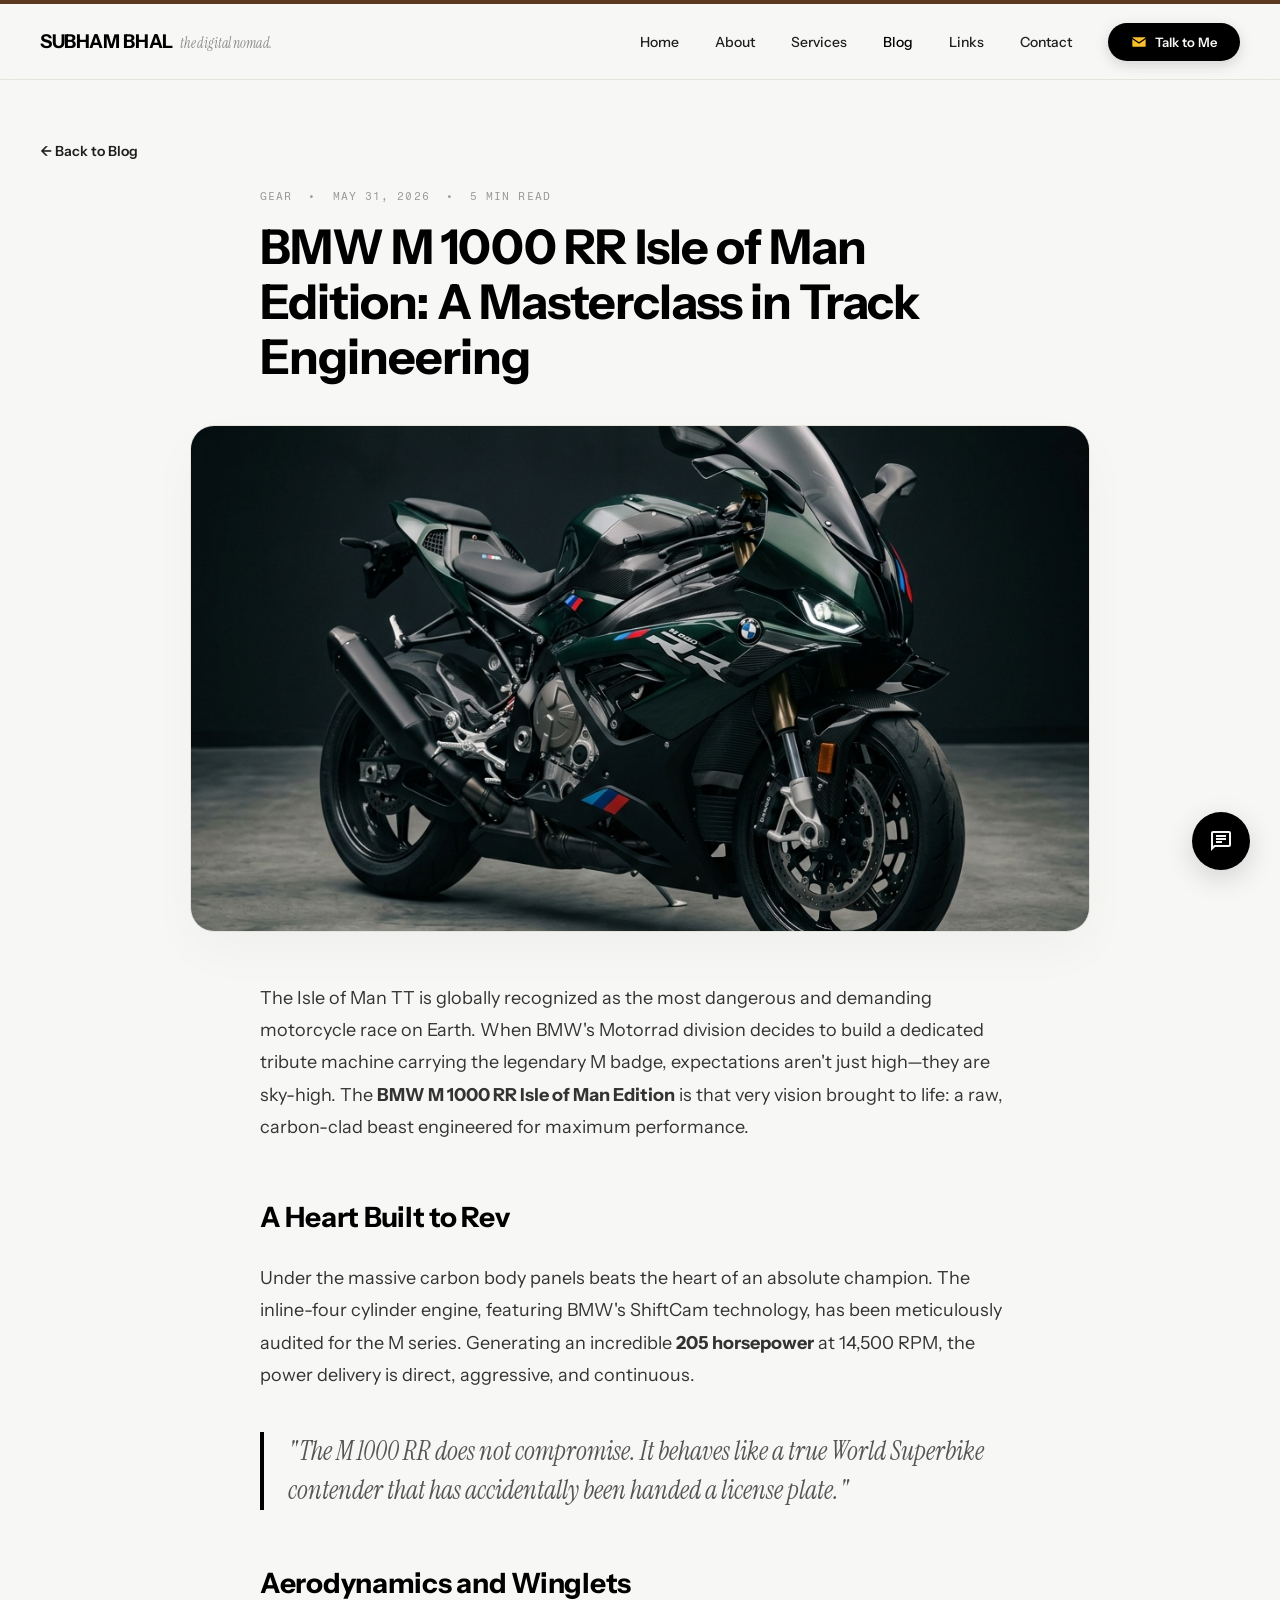
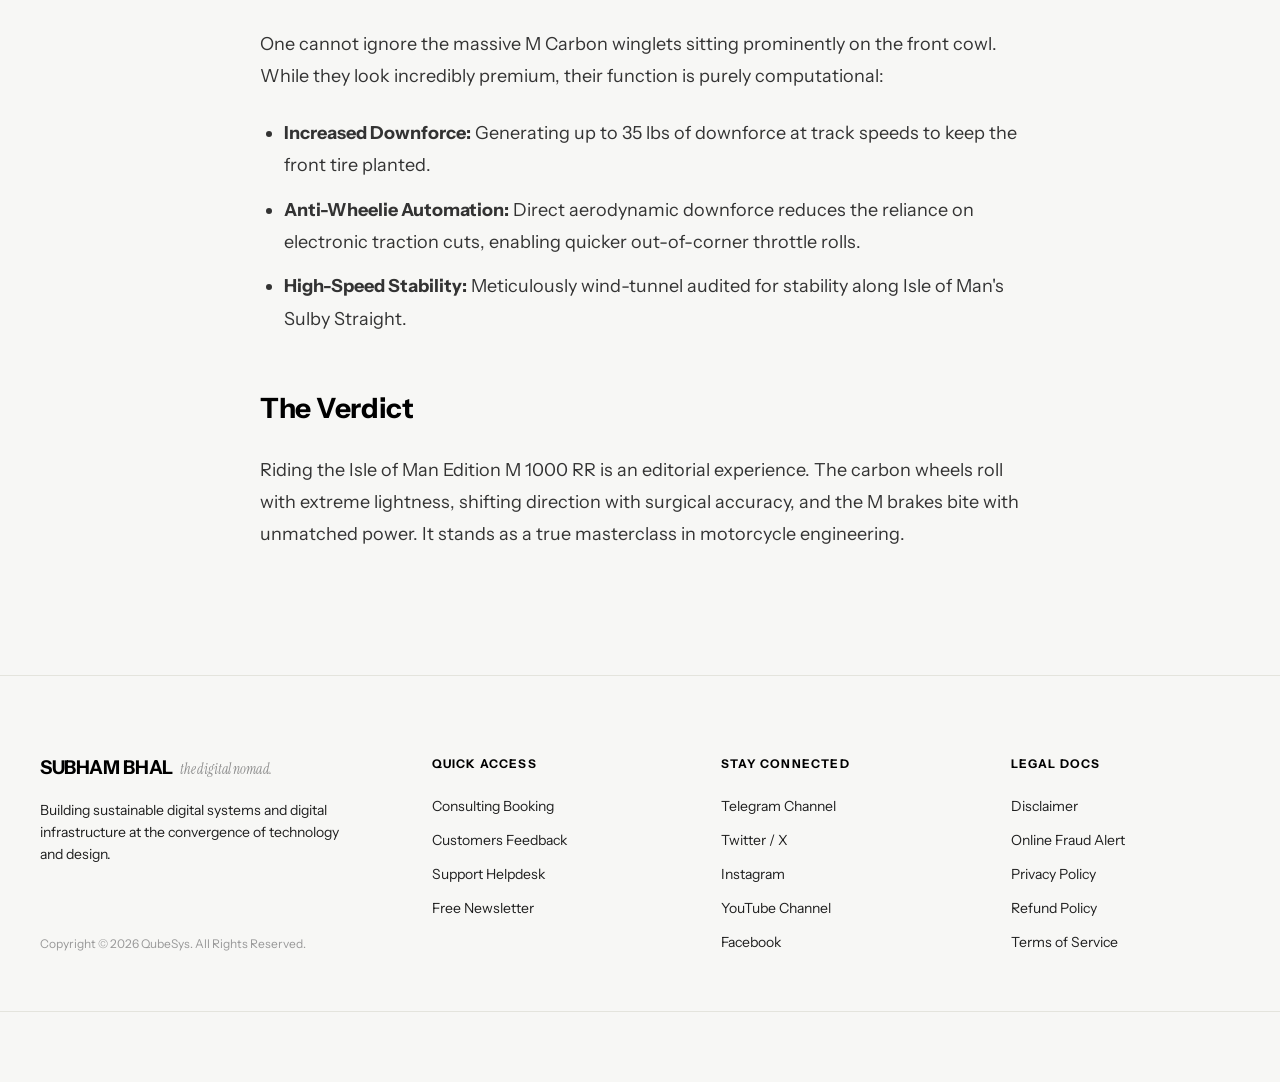
<file: blog-bmw-m1000rr.html>
<!DOCTYPE html>
<html lang="en">
<head>
  <meta charset="UTF-8">
  <meta name="viewport" content="width=device-width, initial-scale=1.0">
  <title>BMW M 1000 RR Isle of Man Edition - SUBHAM BHAL</title>
  <link rel="icon" type="image/png" href="assets/entrepreneur_portrait.jpg">
  <link rel="preconnect" href="https://fonts.googleapis.com">
  <link rel="preconnect" href="https://fonts.gstatic.com" crossorigin>
  <link href="https://fonts.googleapis.com/css2?family=Instrument+Sans:ital,wght@0,400..700;1,400..700&family=Instrument+Serif:ital@0;1&family=Inter:wght@300;400;500;600;700;800&family=Fragment+Mono&display=swap" rel="stylesheet">
  <link rel="stylesheet" href="style.css">
</head>
<body>

  <!-- Navigation Bar -->
  <header class="header">
    <div class="header-container">
      <a href="index.html" class="logo">
        <span class="logo-main">SUBHAM BHAL</span>
        <span class="logo-sub">the digital nomad.</span>
      </a>
      <nav class="nav-links">
        <a href="index.html" class="nav-item">Home</a>
        <a href="about.html" class="nav-item">About</a>
        <a href="index.html#services" class="nav-item">Services</a>
        <a href="blog.html" class="nav-item active">Blog</a>
        <a href="index.html#work" class="nav-item">Links</a>
        <a href="index.html#contact" class="nav-item">Contact</a>
      </nav>
      <div class="nav-actions">
        <a href="index.html#contact" class="btn btn-dark btn-header"><svg class="btn-mail-svg" width="16" height="12" viewBox="0 0 24 18" fill="none" xmlns="http://www.w3.org/2000/svg" style="margin-right: 8px; vertical-align: middle; display: inline-block;">
          <rect x="1" y="1" width="22" height="16" rx="2" fill="#FBC02D" stroke="#000000" stroke-width="2"/>
          <path d="M1 3L12 10.5L23 3" stroke="#000000" stroke-width="2" stroke-linejoin="round"/>
        </svg>Talk to Me</a>
        <button class="mobile-menu-toggle" id="menu-toggle" aria-label="Toggle navigation menu">
          <span class="bar"></span>
          <span class="bar"></span>
          <span class="bar"></span>
        </button>
      </div>
    </div>
  </header>

  <!-- Mobile Dropdown Menu -->
  <div class="mobile-menu" id="mobile-menu-dropdown">
    <nav class="mobile-nav-links">
      <a href="index.html" class="mobile-nav-item">Home</a>
      <a href="about.html" class="mobile-nav-item">About</a>
      <a href="index.html#services" class="mobile-nav-item">Services</a>
      <a href="blog.html" class="mobile-nav-item">Blog</a>
      <a href="index.html#work" class="mobile-nav-item">Links</a>
      <a href="index.html#contact" class="mobile-nav-item">Contact</a>
      <a href="index.html#contact" class="btn btn-dark mobile-btn-cta"><svg class="btn-mail-svg" width="16" height="12" viewBox="0 0 24 18" fill="none" xmlns="http://www.w3.org/2000/svg" style="margin-right: 8px; vertical-align: middle; display: inline-block;">
          <rect x="1" y="1" width="22" height="16" rx="2" fill="#FBC02D" stroke="#000000" stroke-width="2"/>
          <path d="M1 3L12 10.5L23 3" stroke="#000000" stroke-width="2" stroke-linejoin="round"/>
        </svg>Talk to Me</a>
    </nav>
  </div>

  <!-- Article Section -->
  <main class="container article-section">
    <a href="blog.html" class="article-back-link">&larr; Back to Blog</a>
    
    <header class="article-header">
      <div class="article-meta">
        <span>Gear</span>
        <span>&bull;</span>
        <span>May 31, 2026</span>
        <span>&bull;</span>
        <span>5 Min Read</span>
      </div>
      <h1 class="article-title">BMW M 1000 RR Isle of Man Edition: A Masterclass in Track Engineering</h1>
    </header>

    <div class="article-hero-wrapper">
      <img src="assets/superbike_blog.png" alt="BMW M 1000 RR Isle of Man Edition" class="article-hero-img">
    </div>

    <article class="article-body scroll-reveal">
      <p>
        The Isle of Man TT is globally recognized as the most dangerous and demanding motorcycle race on Earth. When BMW's Motorrad division decides to build a dedicated tribute machine carrying the legendary M badge, expectations aren't just high—they are sky-high. The <strong>BMW M 1000 RR Isle of Man Edition</strong> is that very vision brought to life: a raw, carbon-clad beast engineered for maximum performance.
      </p>

      <h2>A Heart Built to Rev</h2>
      <p>
        Under the massive carbon body panels beats the heart of an absolute champion. The inline-four cylinder engine, featuring BMW's ShiftCam technology, has been meticulously audited for the M series. Generating an incredible <strong>205 horsepower</strong> at 14,500 RPM, the power delivery is direct, aggressive, and continuous. 
      </p>
      
      <blockquote>
        "The M 1000 RR does not compromise. It behaves like a true World Superbike contender that has accidentally been handed a license plate."
      </blockquote>

      <h2>Aerodynamics and Winglets</h2>
      <p>
        One cannot ignore the massive M Carbon winglets sitting prominently on the front cowl. While they look incredibly premium, their function is purely computational:
      </p>
      <ul>
        <li><strong>Increased Downforce:</strong> Generating up to 35 lbs of downforce at track speeds to keep the front tire planted.</li>
        <li><strong>Anti-Wheelie Automation:</strong> Direct aerodynamic downforce reduces the reliance on electronic traction cuts, enabling quicker out-of-corner throttle rolls.</li>
        <li><strong>High-Speed Stability:</strong> Meticulously wind-tunnel audited for stability along Isle of Man's Sulby Straight.</li>
      </ul>

      <h2>The Verdict</h2>
      <p>
        Riding the Isle of Man Edition M 1000 RR is an editorial experience. The carbon wheels roll with extreme lightness, shifting direction with surgical accuracy, and the M brakes bite with unmatched power. It stands as a true masterclass in motorcycle engineering.
      </p>
    </article>
  </main>

  <!-- Footer Section -->
  <footer class="footer">
    <div class="container footer-grid">
      <div class="footer-col brand-col">
        <a href="index.html" class="logo">
          <span class="logo-main">SUBHAM BHAL</span>
          <span class="logo-sub">the digital nomad.</span>
        </a>
        <p class="footer-desc">Building sustainable digital systems and digital infrastructure at the convergence of technology and design.</p>
        <p class="copyright-desktop">Copyright &copy; 2026 QubeSys. All Rights Reserved.</p>
      </div>
      <div class="footer-col">
        <h4 class="footer-title">Quick Access</h4>
        <ul class="footer-links">
          <li><a href="https://subhambhal.in/consulting" target="_blank">Consulting Booking</a></li>
          <li><a href="index.html#testimonials">Customers Feedback</a></li>
          <li><a href="https://help.subhambhal.com" target="_blank">Support Helpdesk</a></li>
          <li><a href="index.html#contact">Free Newsletter</a></li>
        </ul>
      </div>
      <div class="footer-col">
        <h4 class="footer-title">Stay Connected</h4>
        <ul class="footer-links">
          <li><a href="https://t.me/subhambhal" target="_blank">Telegram Channel</a></li>
          <li><a href="https://twitter.com/subhambhal" target="_blank">Twitter / X</a></li>
          <li><a href="https://www.instagram.com/subhambhal/" target="_blank">Instagram</a></li>
          <li><a href="https://youtube.com/subhambhal" target="_blank">YouTube Channel</a></li>
          <li><a href="https://www.facebook.com/subhambhal/" target="_blank">Facebook</a></li>
        </ul>
      </div>
      <div class="footer-col">
        <h4 class="footer-title">Legal Docs</h4>
        <ul class="footer-links">
          <li><a href="index.html#work">Disclaimer</a></li>
          <li><a href="index.html#work">Online Fraud Alert</a></li>
          <li><a href="index.html#work">Privacy Policy</a></li>
          <li><a href="index.html#work">Refund Policy</a></li>
          <li><a href="index.html#work">Terms of Service</a></li>
        </ul>
      </div>
    </div>
    <div class="container footer-bottom">
      <p class="copyright-mobile">Copyright &copy; 2026 QubeSys. All Rights Reserved.</p>
    </div>
  </footer>

  <script src="app.js"></script>
</body>
</html>
</file>
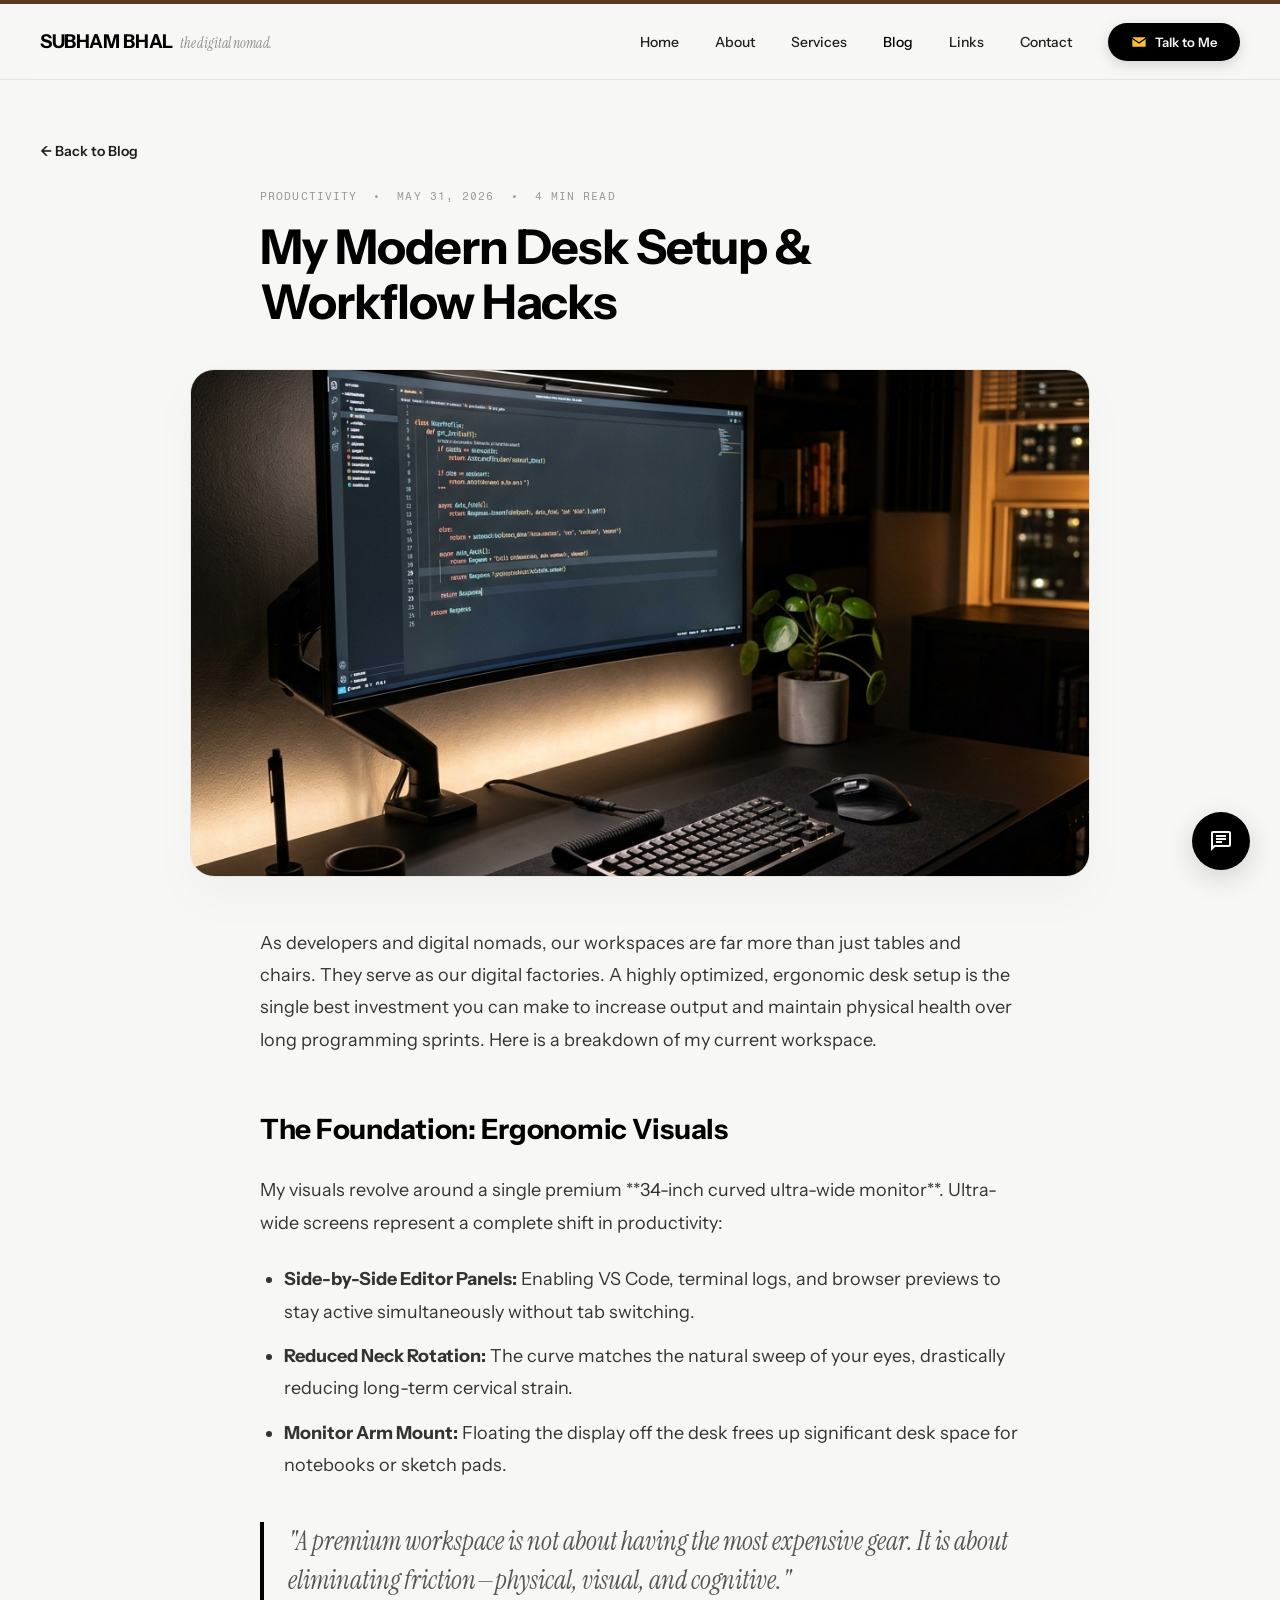
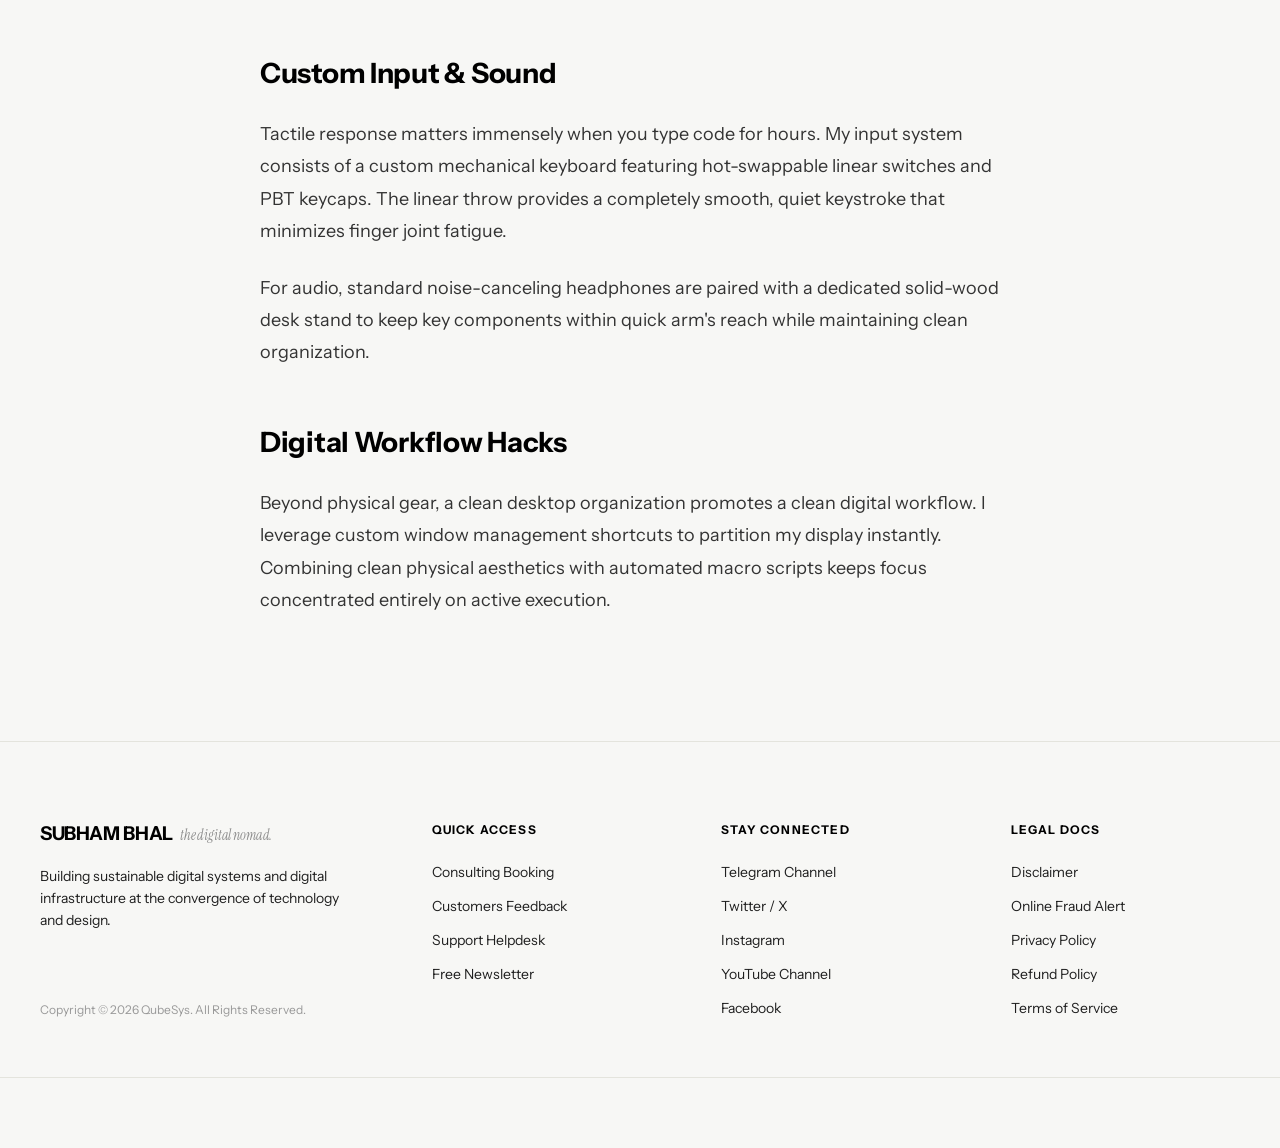
<file: blog-desk-setup.html>
<!DOCTYPE html>
<html lang="en">
<head>
  <meta charset="UTF-8">
  <meta name="viewport" content="width=device-width, initial-scale=1.0">
  <title>Modern Desk Setup & Workflow Hacks - SUBHAM BHAL</title>
  <link rel="icon" type="image/png" href="assets/entrepreneur_portrait.jpg">
  <link rel="preconnect" href="https://fonts.googleapis.com">
  <link rel="preconnect" href="https://fonts.gstatic.com" crossorigin>
  <link href="https://fonts.googleapis.com/css2?family=Instrument+Sans:ital,wght@0,400..700;1,400..700&family=Instrument+Serif:ital@0;1&family=Inter:wght@300;400;500;600;700;800&family=Fragment+Mono&display=swap" rel="stylesheet">
  <link rel="stylesheet" href="style.css">
</head>
<body>

  <!-- Navigation Bar -->
  <header class="header">
    <div class="header-container">
      <a href="index.html" class="logo">
        <span class="logo-main">SUBHAM BHAL</span>
        <span class="logo-sub">the digital nomad.</span>
      </a>
      <nav class="nav-links">
        <a href="index.html" class="nav-item">Home</a>
        <a href="about.html" class="nav-item">About</a>
        <a href="index.html#services" class="nav-item">Services</a>
        <a href="blog.html" class="nav-item active">Blog</a>
        <a href="index.html#work" class="nav-item">Links</a>
        <a href="index.html#contact" class="nav-item">Contact</a>
      </nav>
      <div class="nav-actions">
        <a href="index.html#contact" class="btn btn-dark btn-header"><svg class="btn-mail-svg" width="16" height="12" viewBox="0 0 24 18" fill="none" xmlns="http://www.w3.org/2000/svg" style="margin-right: 8px; vertical-align: middle; display: inline-block;">
          <rect x="1" y="1" width="22" height="16" rx="2" fill="#FBC02D" stroke="#000000" stroke-width="2"/>
          <path d="M1 3L12 10.5L23 3" stroke="#000000" stroke-width="2" stroke-linejoin="round"/>
        </svg>Talk to Me</a>
        <button class="mobile-menu-toggle" id="menu-toggle" aria-label="Toggle navigation menu">
          <span class="bar"></span>
          <span class="bar"></span>
          <span class="bar"></span>
        </button>
      </div>
    </div>
  </header>

  <!-- Mobile Dropdown Menu -->
  <div class="mobile-menu" id="mobile-menu-dropdown">
    <nav class="mobile-nav-links">
      <a href="index.html" class="mobile-nav-item">Home</a>
      <a href="about.html" class="mobile-nav-item">About</a>
      <a href="index.html#services" class="mobile-nav-item">Services</a>
      <a href="blog.html" class="mobile-nav-item">Blog</a>
      <a href="index.html#work" class="mobile-nav-item">Links</a>
      <a href="index.html#contact" class="mobile-nav-item">Contact</a>
      <a href="index.html#contact" class="btn btn-dark mobile-btn-cta"><svg class="btn-mail-svg" width="16" height="12" viewBox="0 0 24 18" fill="none" xmlns="http://www.w3.org/2000/svg" style="margin-right: 8px; vertical-align: middle; display: inline-block;">
          <rect x="1" y="1" width="22" height="16" rx="2" fill="#FBC02D" stroke="#000000" stroke-width="2"/>
          <path d="M1 3L12 10.5L23 3" stroke="#000000" stroke-width="2" stroke-linejoin="round"/>
        </svg>Talk to Me</a>
    </nav>
  </div>

  <!-- Article Section -->
  <main class="container article-section">
    <a href="blog.html" class="article-back-link">&larr; Back to Blog</a>
    
    <header class="article-header">
      <div class="article-meta">
        <span>Productivity</span>
        <span>&bull;</span>
        <span>May 31, 2026</span>
        <span>&bull;</span>
        <span>4 Min Read</span>
      </div>
      <h1 class="article-title">My Modern Desk Setup &amp; Workflow Hacks</h1>
    </header>

    <div class="article-hero-wrapper">
      <img src="assets/desk_setup_blog.png" alt="Modern Desk Setup" class="article-hero-img">
    </div>

    <article class="article-body scroll-reveal">
      <p>
        As developers and digital nomads, our workspaces are far more than just tables and chairs. They serve as our digital factories. A highly optimized, ergonomic desk setup is the single best investment you can make to increase output and maintain physical health over long programming sprints. Here is a breakdown of my current workspace.
      </p>

      <h2>The Foundation: Ergonomic Visuals</h2>
      <p>
        My visuals revolve around a single premium **34-inch curved ultra-wide monitor**. Ultra-wide screens represent a complete shift in productivity:
      </p>
      <ul>
        <li><strong>Side-by-Side Editor Panels:</strong> Enabling VS Code, terminal logs, and browser previews to stay active simultaneously without tab switching.</li>
        <li><strong>Reduced Neck Rotation:</strong> The curve matches the natural sweep of your eyes, drastically reducing long-term cervical strain.</li>
        <li><strong>Monitor Arm Mount:</strong> Floating the display off the desk frees up significant desk space for notebooks or sketch pads.</li>
      </ul>
      
      <blockquote>
        "A premium workspace is not about having the most expensive gear. It is about eliminating friction—physical, visual, and cognitive."
      </blockquote>

      <h2>Custom Input &amp; Sound</h2>
      <p>
        Tactile response matters immensely when you type code for hours. My input system consists of a custom mechanical keyboard featuring hot-swappable linear switches and PBT keycaps. The linear throw provides a completely smooth, quiet keystroke that minimizes finger joint fatigue.
      </p>
      <p>
        For audio, standard noise-canceling headphones are paired with a dedicated solid-wood desk stand to keep key components within quick arm's reach while maintaining clean organization.
      </p>

      <h2>Digital Workflow Hacks</h2>
      <p>
        Beyond physical gear, a clean desktop organization promotes a clean digital workflow. I leverage custom window management shortcuts to partition my display instantly. Combining clean physical aesthetics with automated macro scripts keeps focus concentrated entirely on active execution.
      </p>
    </article>
  </main>

  <!-- Footer Section -->
  <footer class="footer">
    <div class="container footer-grid">
      <div class="footer-col brand-col">
        <a href="index.html" class="logo">
          <span class="logo-main">SUBHAM BHAL</span>
          <span class="logo-sub">the digital nomad.</span>
        </a>
        <p class="footer-desc">Building sustainable digital systems and digital infrastructure at the convergence of technology and design.</p>
        <p class="copyright-desktop">Copyright &copy; 2026 QubeSys. All Rights Reserved.</p>
      </div>
      <div class="footer-col">
        <h4 class="footer-title">Quick Access</h4>
        <ul class="footer-links">
          <li><a href="https://subhambhal.in/consulting" target="_blank">Consulting Booking</a></li>
          <li><a href="index.html#testimonials">Customers Feedback</a></li>
          <li><a href="https://help.subhambhal.com" target="_blank">Support Helpdesk</a></li>
          <li><a href="index.html#contact">Free Newsletter</a></li>
        </ul>
      </div>
      <div class="footer-col">
        <h4 class="footer-title">Stay Connected</h4>
        <ul class="footer-links">
          <li><a href="https://t.me/subhambhal" target="_blank">Telegram Channel</a></li>
          <li><a href="https://twitter.com/subhambhal" target="_blank">Twitter / X</a></li>
          <li><a href="https://www.instagram.com/subhambhal/" target="_blank">Instagram</a></li>
          <li><a href="https://youtube.com/subhambhal" target="_blank">YouTube Channel</a></li>
          <li><a href="https://www.facebook.com/subhambhal/" target="_blank">Facebook</a></li>
        </ul>
      </div>
      <div class="footer-col">
        <h4 class="footer-title">Legal Docs</h4>
        <ul class="footer-links">
          <li><a href="index.html#work">Disclaimer</a></li>
          <li><a href="index.html#work">Online Fraud Alert</a></li>
          <li><a href="index.html#work">Privacy Policy</a></li>
          <li><a href="index.html#work">Refund Policy</a></li>
          <li><a href="index.html#work">Terms of Service</a></li>
        </ul>
      </div>
    </div>
    <div class="container footer-bottom">
      <p class="copyright-mobile">Copyright &copy; 2026 QubeSys. All Rights Reserved.</p>
    </div>
  </footer>

  <script src="app.js"></script>
</body>
</html>
</file>
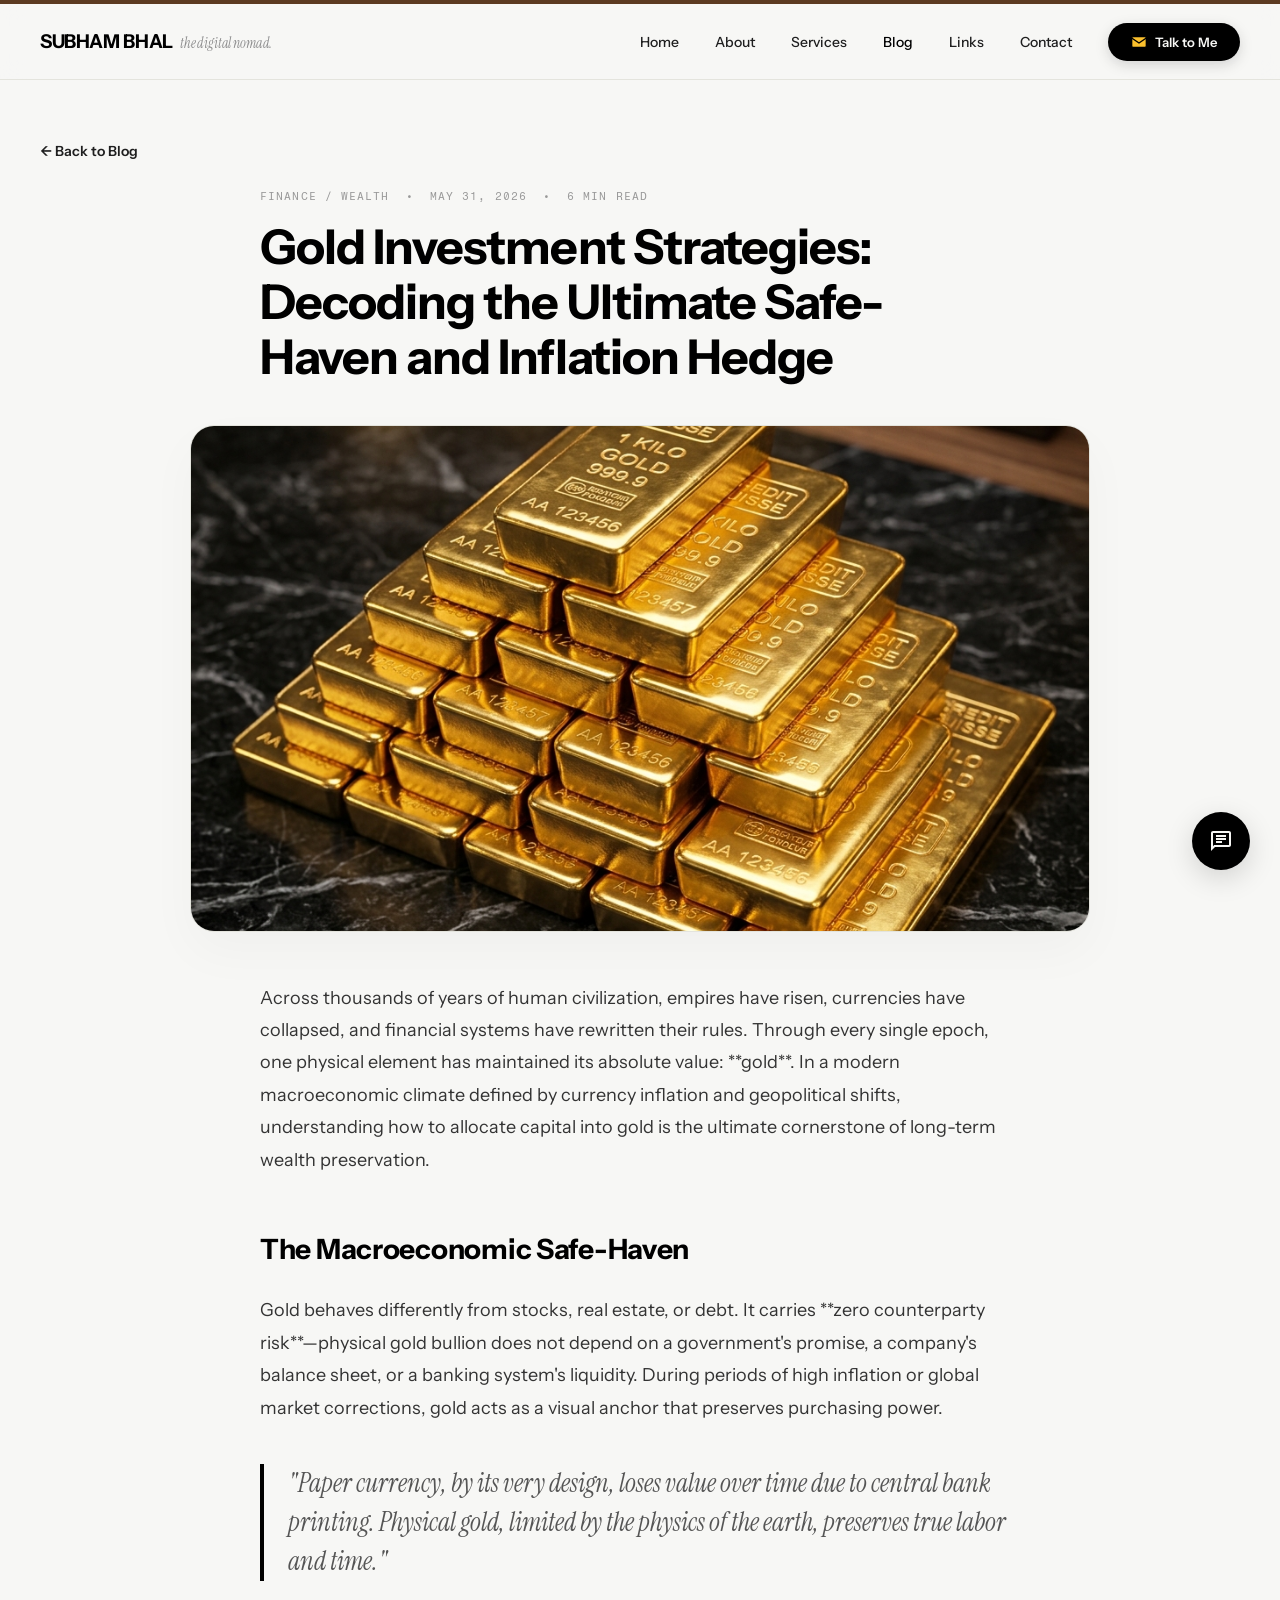
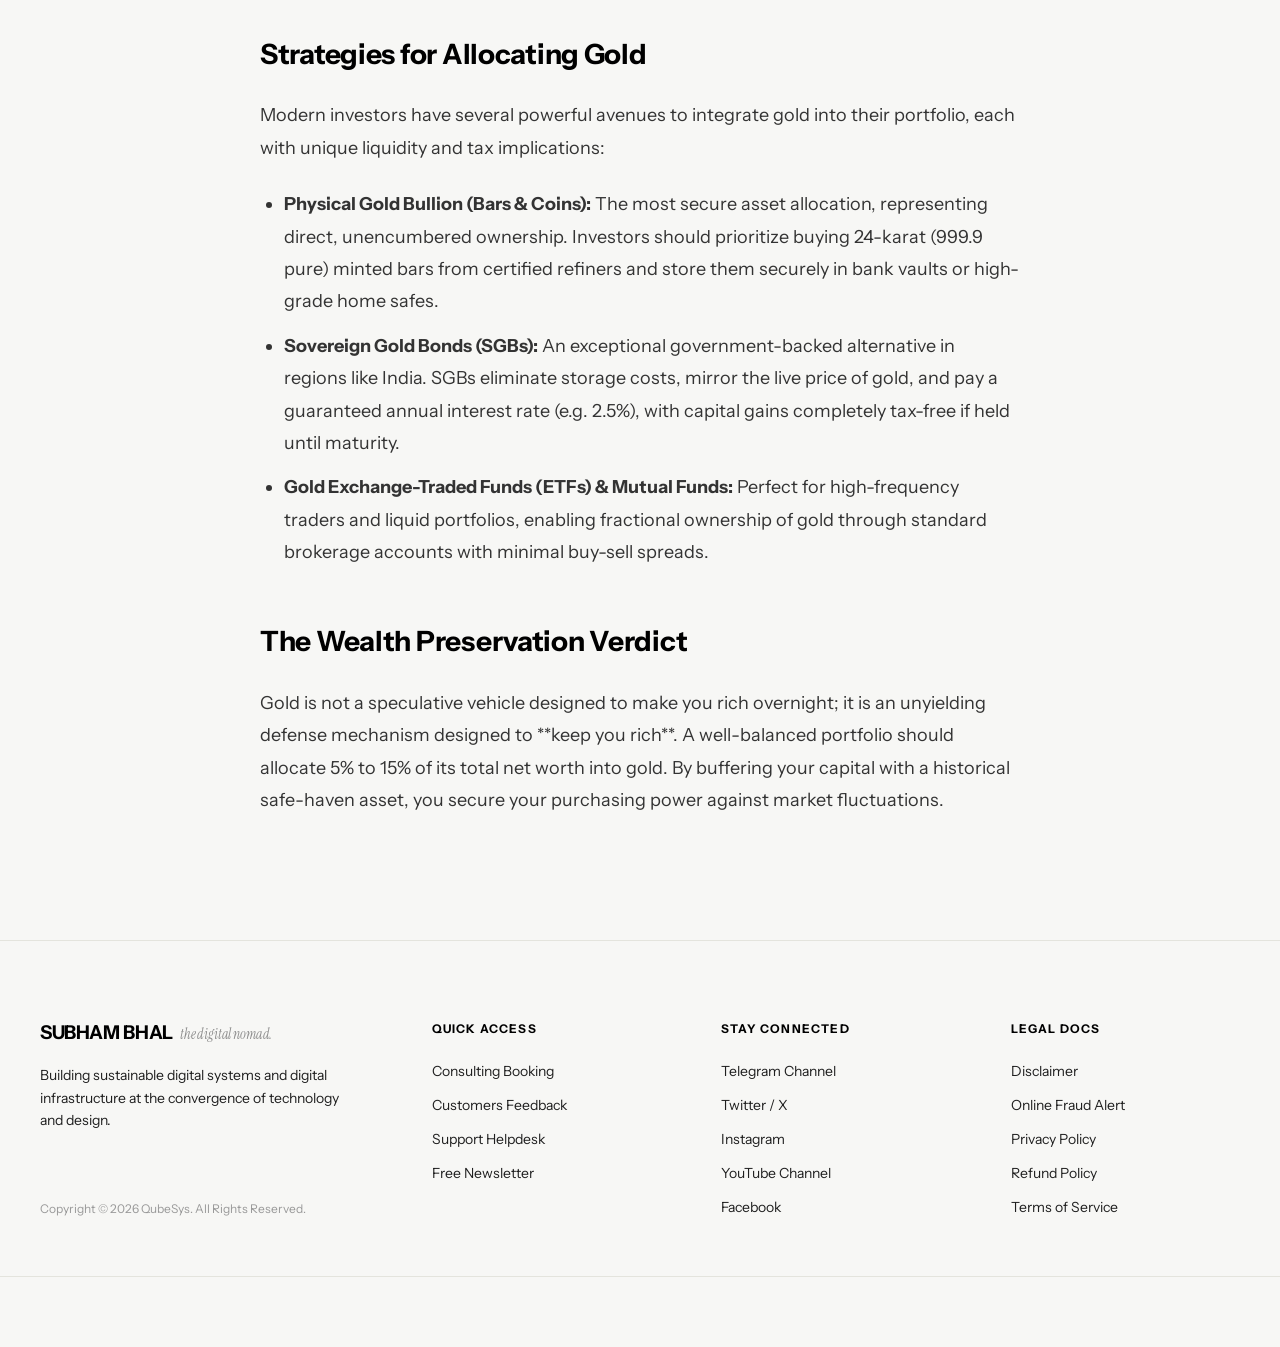
<file: blog-gold-investment.html>
<!DOCTYPE html>
<html lang="en">
<head>
  <meta charset="UTF-8">
  <meta name="viewport" content="width=device-width, initial-scale=1.0">
  <title>Gold Investment: The Ultimate Inflation Hedge - SUBHAM BHAL</title>
  <link rel="icon" type="image/png" href="assets/entrepreneur_portrait.jpg">
  <link rel="preconnect" href="https://fonts.googleapis.com">
  <link rel="preconnect" href="https://fonts.gstatic.com" crossorigin>
  <link href="https://fonts.googleapis.com/css2?family=Instrument+Sans:ital,wght@0,400..700;1,400..700&family=Instrument+Serif:ital@0;1&family=Inter:wght@300;400;500;600;700;800&family=Fragment+Mono&display=swap" rel="stylesheet">
  <link rel="stylesheet" href="style.css">
</head>
<body>

  <!-- Navigation Bar -->
  <header class="header">
    <div class="header-container">
      <a href="index.html" class="logo">
        <span class="logo-main">SUBHAM BHAL</span>
        <span class="logo-sub">the digital nomad.</span>
      </a>
      <nav class="nav-links">
        <a href="index.html" class="nav-item">Home</a>
        <a href="about.html" class="nav-item">About</a>
        <a href="index.html#services" class="nav-item">Services</a>
        <a href="blog.html" class="nav-item active">Blog</a>
        <a href="index.html#work" class="nav-item">Links</a>
        <a href="index.html#contact" class="nav-item">Contact</a>
      </nav>
      <div class="nav-actions">
        <a href="index.html#contact" class="btn btn-dark btn-header"><svg class="btn-mail-svg" width="16" height="12" viewBox="0 0 24 18" fill="none" xmlns="http://www.w3.org/2000/svg" style="margin-right: 8px; vertical-align: middle; display: inline-block;">
          <rect x="1" y="1" width="22" height="16" rx="2" fill="#FBC02D" stroke="#000000" stroke-width="2"/>
          <path d="M1 3L12 10.5L23 3" stroke="#000000" stroke-width="2" stroke-linejoin="round"/>
        </svg>Talk to Me</a>
        <button class="mobile-menu-toggle" id="menu-toggle" aria-label="Toggle navigation menu">
          <span class="bar"></span>
          <span class="bar"></span>
          <span class="bar"></span>
        </button>
      </div>
    </div>
  </header>

  <!-- Mobile Dropdown Menu -->
  <div class="mobile-menu" id="mobile-menu-dropdown">
    <nav class="mobile-nav-links">
      <a href="index.html" class="mobile-nav-item">Home</a>
      <a href="about.html" class="mobile-nav-item">About</a>
      <a href="index.html#services" class="mobile-nav-item">Services</a>
      <a href="blog.html" class="mobile-nav-item">Blog</a>
      <a href="index.html#work" class="mobile-nav-item">Links</a>
      <a href="index.html#contact" class="mobile-nav-item">Contact</a>
      <a href="index.html#contact" class="btn btn-dark mobile-btn-cta"><svg class="btn-mail-svg" width="16" height="12" viewBox="0 0 24 18" fill="none" xmlns="http://www.w3.org/2000/svg" style="margin-right: 8px; vertical-align: middle; display: inline-block;">
          <rect x="1" y="1" width="22" height="16" rx="2" fill="#FBC02D" stroke="#000000" stroke-width="2"/>
          <path d="M1 3L12 10.5L23 3" stroke="#000000" stroke-width="2" stroke-linejoin="round"/>
        </svg>Talk to Me</a>
    </nav>
  </div>

  <!-- Article Section -->
  <main class="container article-section">
    <a href="blog.html" class="article-back-link">&larr; Back to Blog</a>
    
    <header class="article-header">
      <div class="article-meta">
        <span>Finance / Wealth</span>
        <span>&bull;</span>
        <span>May 31, 2026</span>
        <span>&bull;</span>
        <span>6 Min Read</span>
      </div>
      <h1 class="article-title">Gold Investment Strategies: Decoding the Ultimate Safe-Haven and Inflation Hedge</h1>
    </header>

    <div class="article-hero-wrapper">
      <img src="assets/gold_investment_blog.png" alt="Gold bullion bars on a dark marble surface" class="article-hero-img">
    </div>

    <article class="article-body scroll-reveal">
      <p>
        Across thousands of years of human civilization, empires have risen, currencies have collapsed, and financial systems have rewritten their rules. Through every single epoch, one physical element has maintained its absolute value: **gold**. In a modern macroeconomic climate defined by currency inflation and geopolitical shifts, understanding how to allocate capital into gold is the ultimate cornerstone of long-term wealth preservation.
      </p>

      <h2>The Macroeconomic Safe-Haven</h2>
      <p>
        Gold behaves differently from stocks, real estate, or debt. It carries **zero counterparty risk**—physical gold bullion does not depend on a government's promise, a company's balance sheet, or a banking system's liquidity. During periods of high inflation or global market corrections, gold acts as a visual anchor that preserves purchasing power.
      </p>
      
      <blockquote>
        "Paper currency, by its very design, loses value over time due to central bank printing. Physical gold, limited by the physics of the earth, preserves true labor and time."
      </blockquote>

      <h2>Strategies for Allocating Gold</h2>
      <p>
        Modern investors have several powerful avenues to integrate gold into their portfolio, each with unique liquidity and tax implications:
      </p>
      <ul>
        <li><strong>Physical Gold Bullion (Bars &amp; Coins):</strong> The most secure asset allocation, representing direct, unencumbered ownership. Investors should prioritize buying 24-karat (999.9 pure) minted bars from certified refiners and store them securely in bank vaults or high-grade home safes.</li>
        <li><strong>Sovereign Gold Bonds (SGBs):</strong> An exceptional government-backed alternative in regions like India. SGBs eliminate storage costs, mirror the live price of gold, and pay a guaranteed annual interest rate (e.g. 2.5%), with capital gains completely tax-free if held until maturity.</li>
        <li><strong>Gold Exchange-Traded Funds (ETFs) &amp; Mutual Funds:</strong> Perfect for high-frequency traders and liquid portfolios, enabling fractional ownership of gold through standard brokerage accounts with minimal buy-sell spreads.</li>
      </ul>

      <h2>The Wealth Preservation Verdict</h2>
      <p>
        Gold is not a speculative vehicle designed to make you rich overnight; it is an unyielding defense mechanism designed to **keep you rich**. A well-balanced portfolio should allocate 5% to 15% of its total net worth into gold. By buffering your capital with a historical safe-haven asset, you secure your purchasing power against market fluctuations.
      </p>
    </article>
  </main>

  <!-- Footer Section -->
  <footer class="footer">
    <div class="container footer-grid">
      <div class="footer-col brand-col">
        <a href="index.html" class="logo">
          <span class="logo-main">SUBHAM BHAL</span>
          <span class="logo-sub">the digital nomad.</span>
        </a>
        <p class="footer-desc">Building sustainable digital systems and digital infrastructure at the convergence of technology and design.</p>
        <p class="copyright-desktop">Copyright &copy; 2026 QubeSys. All Rights Reserved.</p>
      </div>
      <div class="footer-col">
        <h4 class="footer-title">Quick Access</h4>
        <ul class="footer-links">
          <li><a href="https://subhambhal.in/consulting" target="_blank">Consulting Booking</a></li>
          <li><a href="index.html#testimonials">Customers Feedback</a></li>
          <li><a href="https://help.subhambhal.com" target="_blank">Support Helpdesk</a></li>
          <li><a href="index.html#contact">Free Newsletter</a></li>
        </ul>
      </div>
      <div class="footer-col">
        <h4 class="footer-title">Stay Connected</h4>
        <ul class="footer-links">
          <li><a href="https://t.me/subhambhal" target="_blank">Telegram Channel</a></li>
          <li><a href="https://twitter.com/subhambhal" target="_blank">Twitter / X</a></li>
          <li><a href="https://www.instagram.com/subhambhal/" target="_blank">Instagram</a></li>
          <li><a href="https://youtube.com/subhambhal" target="_blank">YouTube Channel</a></li>
          <li><a href="https://www.facebook.com/subhambhal/" target="_blank">Facebook</a></li>
        </ul>
      </div>
      <div class="footer-col">
        <h4 class="footer-title">Legal Docs</h4>
        <ul class="footer-links">
          <li><a href="index.html#work">Disclaimer</a></li>
          <li><a href="index.html#work">Online Fraud Alert</a></li>
          <li><a href="index.html#work">Privacy Policy</a></li>
          <li><a href="index.html#work">Refund Policy</a></li>
          <li><a href="index.html#work">Terms of Service</a></li>
        </ul>
      </div>
    </div>
    <div class="container footer-bottom">
      <p class="copyright-mobile">Copyright &copy; 2026 QubeSys. All Rights Reserved.</p>
    </div>
  </footer>

  <script src="app.js"></script>
</body>
</html>
</file>
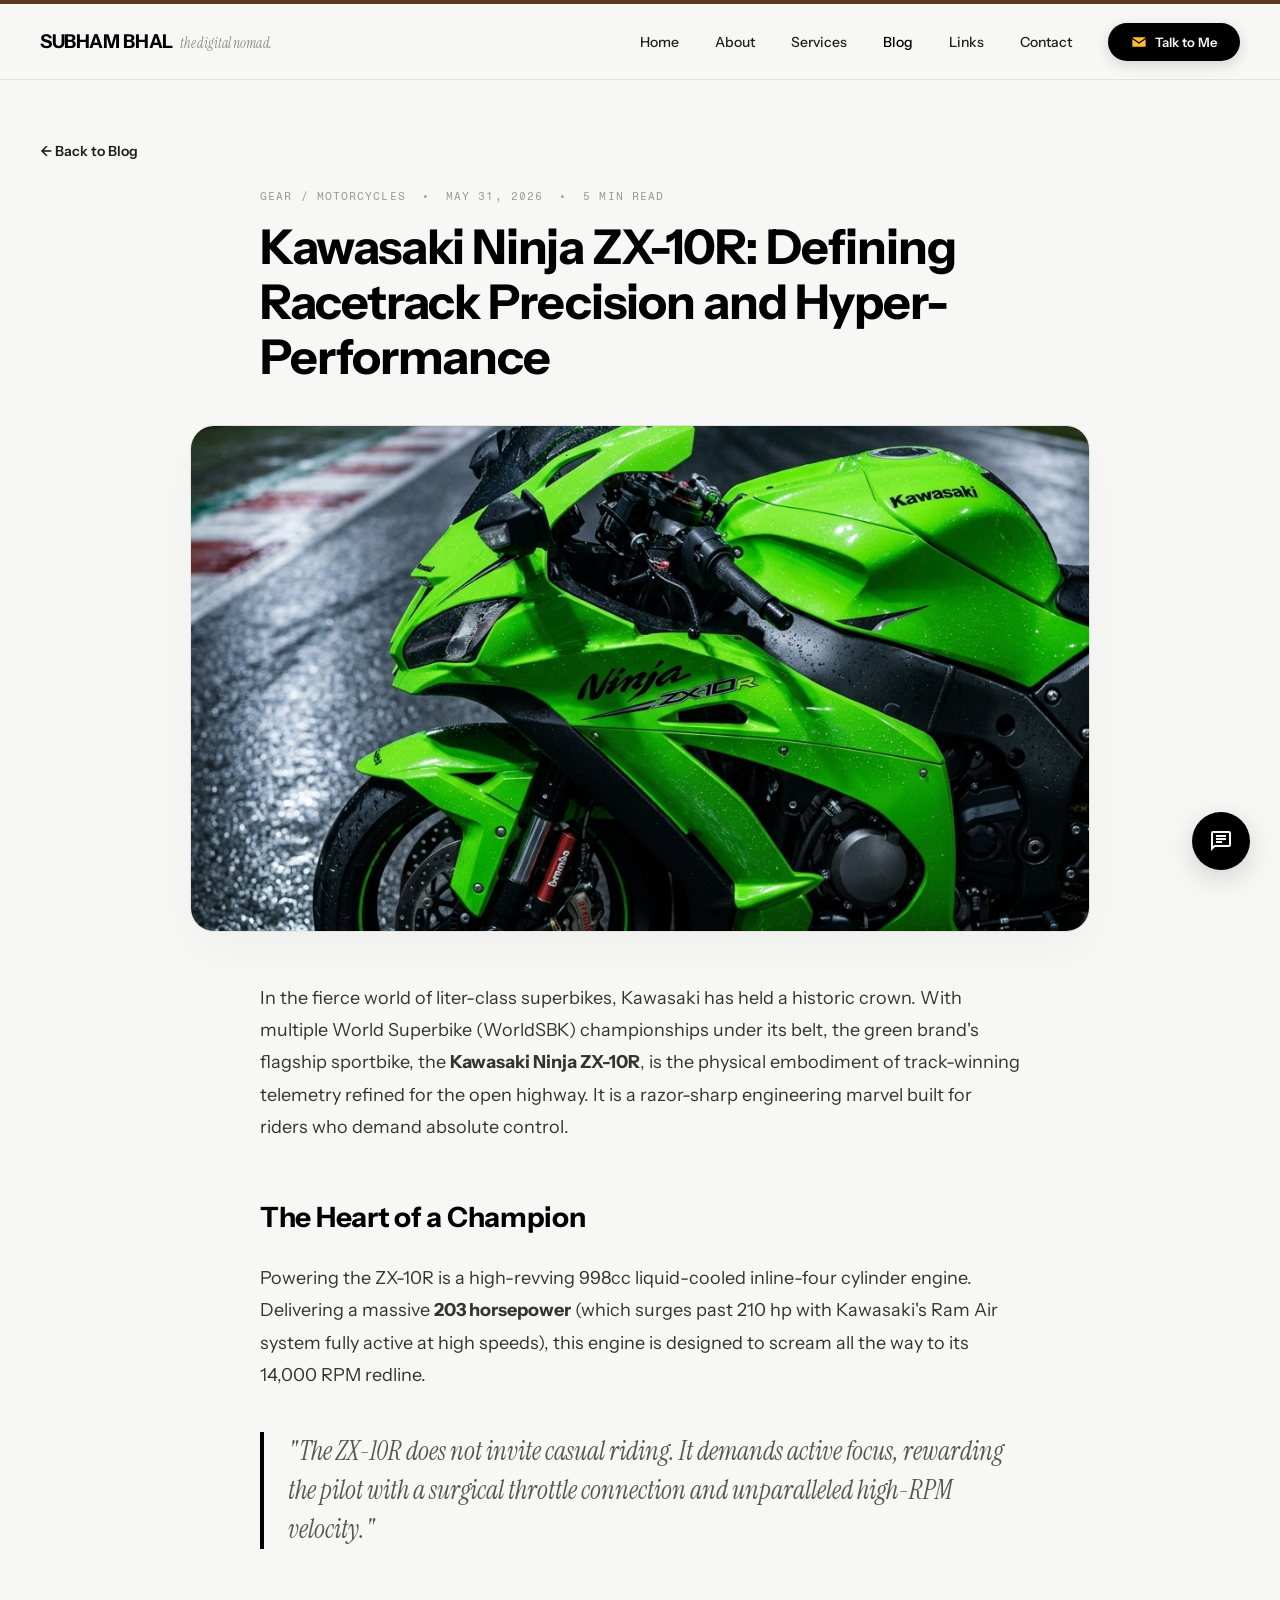
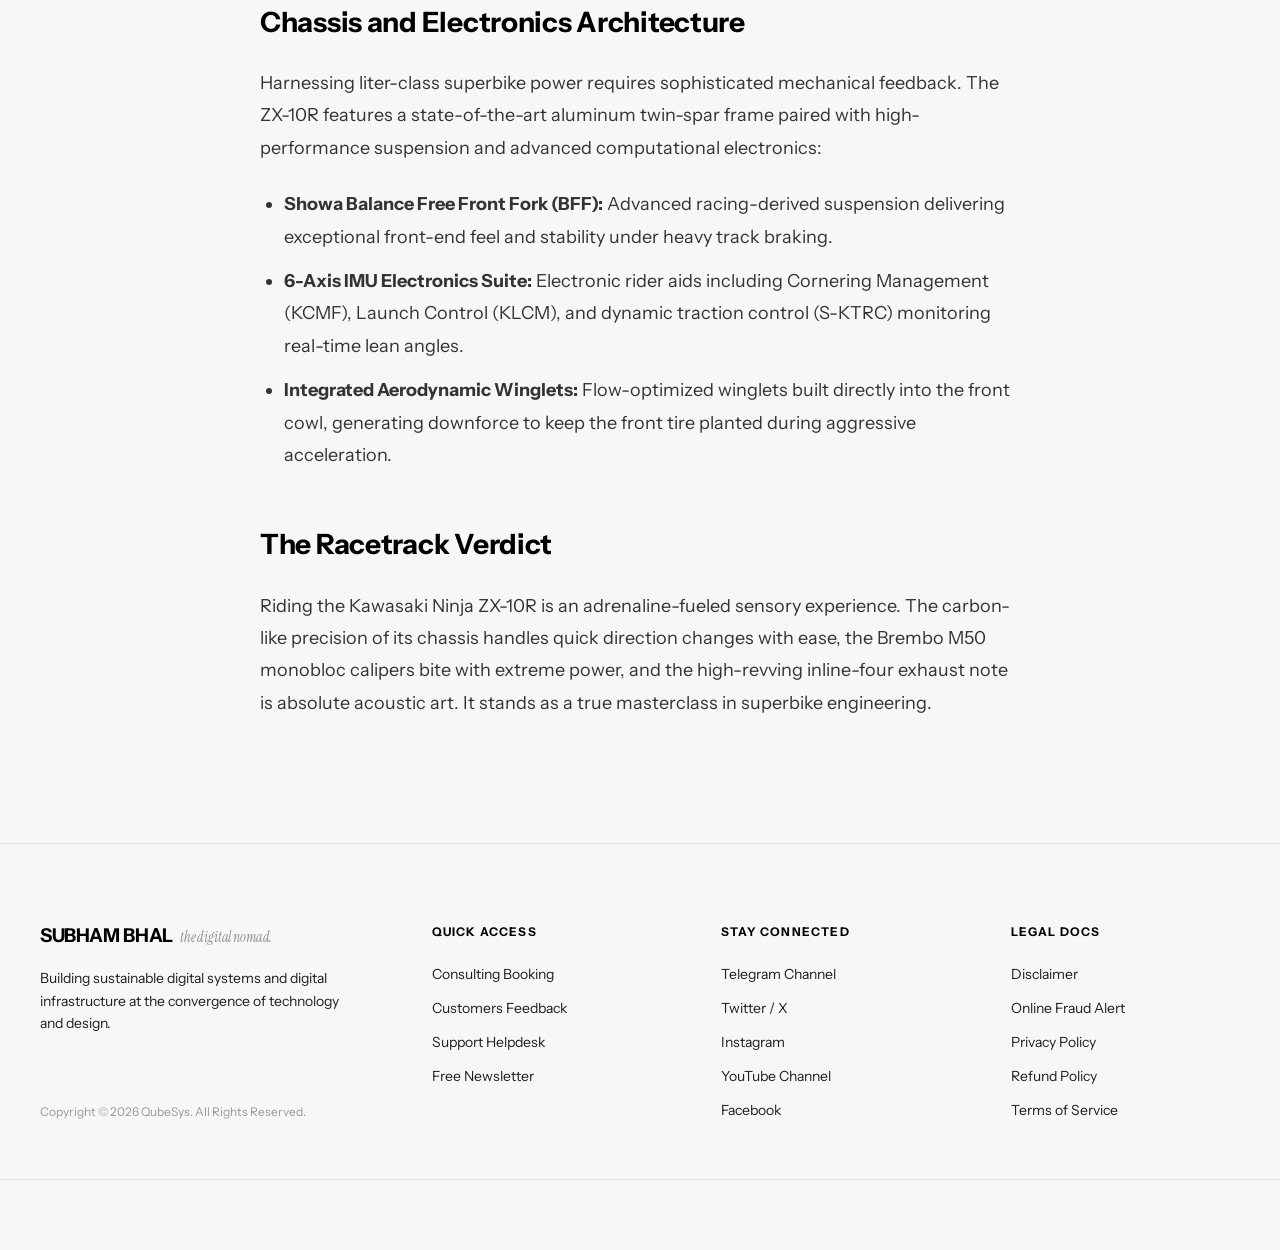
<file: blog-kawasaki-zx10r.html>
<!DOCTYPE html>
<html lang="en">
<head>
  <meta charset="UTF-8">
  <meta name="viewport" content="width=device-width, initial-scale=1.0">
  <title>Kawasaki Ninja ZX-10R: Racetrack Precision - SUBHAM BHAL</title>
  <link rel="icon" type="image/png" href="assets/entrepreneur_portrait.jpg">
  <link rel="preconnect" href="https://fonts.googleapis.com">
  <link rel="preconnect" href="https://fonts.gstatic.com" crossorigin>
  <link href="https://fonts.googleapis.com/css2?family=Instrument+Sans:ital,wght@0,400..700;1,400..700&family=Instrument+Serif:ital@0;1&family=Inter:wght@300;400;500;600;700;800&family=Fragment+Mono&display=swap" rel="stylesheet">
  <link rel="stylesheet" href="style.css">
</head>
<body>

  <!-- Navigation Bar -->
  <header class="header">
    <div class="header-container">
      <a href="index.html" class="logo">
        <span class="logo-main">SUBHAM BHAL</span>
        <span class="logo-sub">the digital nomad.</span>
      </a>
      <nav class="nav-links">
        <a href="index.html" class="nav-item">Home</a>
        <a href="about.html" class="nav-item">About</a>
        <a href="index.html#services" class="nav-item">Services</a>
        <a href="blog.html" class="nav-item active">Blog</a>
        <a href="index.html#work" class="nav-item">Links</a>
        <a href="index.html#contact" class="nav-item">Contact</a>
      </nav>
      <div class="nav-actions">
        <a href="index.html#contact" class="btn btn-dark btn-header"><svg class="btn-mail-svg" width="16" height="12" viewBox="0 0 24 18" fill="none" xmlns="http://www.w3.org/2000/svg" style="margin-right: 8px; vertical-align: middle; display: inline-block;">
          <rect x="1" y="1" width="22" height="16" rx="2" fill="#FBC02D" stroke="#000000" stroke-width="2"/>
          <path d="M1 3L12 10.5L23 3" stroke="#000000" stroke-width="2" stroke-linejoin="round"/>
        </svg>Talk to Me</a>
        <button class="mobile-menu-toggle" id="menu-toggle" aria-label="Toggle navigation menu">
          <span class="bar"></span>
          <span class="bar"></span>
          <span class="bar"></span>
        </button>
      </div>
    </div>
  </header>

  <!-- Mobile Dropdown Menu -->
  <div class="mobile-menu" id="mobile-menu-dropdown">
    <nav class="mobile-nav-links">
      <a href="index.html" class="mobile-nav-item">Home</a>
      <a href="about.html" class="mobile-nav-item">About</a>
      <a href="index.html#services" class="mobile-nav-item">Services</a>
      <a href="blog.html" class="mobile-nav-item">Blog</a>
      <a href="index.html#work" class="mobile-nav-item">Links</a>
      <a href="index.html#contact" class="mobile-nav-item">Contact</a>
      <a href="index.html#contact" class="btn btn-dark mobile-btn-cta"><svg class="btn-mail-svg" width="16" height="12" viewBox="0 0 24 18" fill="none" xmlns="http://www.w3.org/2000/svg" style="margin-right: 8px; vertical-align: middle; display: inline-block;">
          <rect x="1" y="1" width="22" height="16" rx="2" fill="#FBC02D" stroke="#000000" stroke-width="2"/>
          <path d="M1 3L12 10.5L23 3" stroke="#000000" stroke-width="2" stroke-linejoin="round"/>
        </svg>Talk to Me</a>
    </nav>
  </div>

  <!-- Article Section -->
  <main class="container article-section">
    <a href="blog.html" class="article-back-link">&larr; Back to Blog</a>
    
    <header class="article-header">
      <div class="article-meta">
        <span>Gear / Motorcycles</span>
        <span>&bull;</span>
        <span>May 31, 2026</span>
        <span>&bull;</span>
        <span>5 Min Read</span>
      </div>
      <h1 class="article-title">Kawasaki Ninja ZX-10R: Defining Racetrack Precision and Hyper-Performance</h1>
    </header>

    <div class="article-hero-wrapper">
      <img src="assets/kawasaki_zx10r_blog.png" alt="Kawasaki Ninja ZX-10R superbike" class="article-hero-img">
    </div>

    <article class="article-body scroll-reveal">
      <p>
        In the fierce world of liter-class superbikes, Kawasaki has held a historic crown. With multiple World Superbike (WorldSBK) championships under its belt, the green brand's flagship sportbike, the <strong>Kawasaki Ninja ZX-10R</strong>, is the physical embodiment of track-winning telemetry refined for the open highway. It is a razor-sharp engineering marvel built for riders who demand absolute control.
      </p>

      <h2>The Heart of a Champion</h2>
      <p>
        Powering the ZX-10R is a high-revving 998cc liquid-cooled inline-four cylinder engine. Delivering a massive <strong>203 horsepower</strong> (which surges past 210 hp with Kawasaki's Ram Air system fully active at high speeds), this engine is designed to scream all the way to its 14,000 RPM redline.
      </p>
      
      <blockquote>
        "The ZX-10R does not invite casual riding. It demands active focus, rewarding the pilot with a surgical throttle connection and unparalleled high-RPM velocity."
      </blockquote>

      <h2>Chassis and Electronics Architecture</h2>
      <p>
        Harnessing liter-class superbike power requires sophisticated mechanical feedback. The ZX-10R features a state-of-the-art aluminum twin-spar frame paired with high-performance suspension and advanced computational electronics:
      </p>
      <ul>
        <li><strong>Showa Balance Free Front Fork (BFF):</strong> Advanced racing-derived suspension delivering exceptional front-end feel and stability under heavy track braking.</li>
        <li><strong>6-Axis IMU Electronics Suite:</strong> Electronic rider aids including Cornering Management (KCMF), Launch Control (KLCM), and dynamic traction control (S-KTRC) monitoring real-time lean angles.</li>
        <li><strong>Integrated Aerodynamic Winglets:</strong> Flow-optimized winglets built directly into the front cowl, generating downforce to keep the front tire planted during aggressive acceleration.</li>
      </ul>

      <h2>The Racetrack Verdict</h2>
      <p>
        Riding the Kawasaki Ninja ZX-10R is an adrenaline-fueled sensory experience. The carbon-like precision of its chassis handles quick direction changes with ease, the Brembo M50 monobloc calipers bite with extreme power, and the high-revving inline-four exhaust note is absolute acoustic art. It stands as a true masterclass in superbike engineering.
      </p>
    </article>
  </main>

  <!-- Footer Section -->
  <footer class="footer">
    <div class="container footer-grid">
      <div class="footer-col brand-col">
        <a href="index.html" class="logo">
          <span class="logo-main">SUBHAM BHAL</span>
          <span class="logo-sub">the digital nomad.</span>
        </a>
        <p class="footer-desc">Building sustainable digital systems and digital infrastructure at the convergence of technology and design.</p>
        <p class="copyright-desktop">Copyright &copy; 2026 QubeSys. All Rights Reserved.</p>
      </div>
      <div class="footer-col">
        <h4 class="footer-title">Quick Access</h4>
        <ul class="footer-links">
          <li><a href="https://subhambhal.in/consulting" target="_blank">Consulting Booking</a></li>
          <li><a href="index.html#testimonials">Customers Feedback</a></li>
          <li><a href="https://help.subhambhal.com" target="_blank">Support Helpdesk</a></li>
          <li><a href="index.html#contact">Free Newsletter</a></li>
        </ul>
      </div>
      <div class="footer-col">
        <h4 class="footer-title">Stay Connected</h4>
        <ul class="footer-links">
          <li><a href="https://t.me/subhambhal" target="_blank">Telegram Channel</a></li>
          <li><a href="https://twitter.com/subhambhal" target="_blank">Twitter / X</a></li>
          <li><a href="https://www.instagram.com/subhambhal/" target="_blank">Instagram</a></li>
          <li><a href="https://youtube.com/subhambhal" target="_blank">YouTube Channel</a></li>
          <li><a href="https://www.facebook.com/subhambhal/" target="_blank">Facebook</a></li>
        </ul>
      </div>
      <div class="footer-col">
        <h4 class="footer-title">Legal Docs</h4>
        <ul class="footer-links">
          <li><a href="index.html#work">Disclaimer</a></li>
          <li><a href="index.html#work">Online Fraud Alert</a></li>
          <li><a href="index.html#work">Privacy Policy</a></li>
          <li><a href="index.html#work">Refund Policy</a></li>
          <li><a href="index.html#work">Terms of Service</a></li>
        </ul>
      </div>
    </div>
    <div class="container footer-bottom">
      <p class="copyright-mobile">Copyright &copy; 2026 QubeSys. All Rights Reserved.</p>
    </div>
  </footer>

  <script src="app.js"></script>
</body>
</html>
</file>
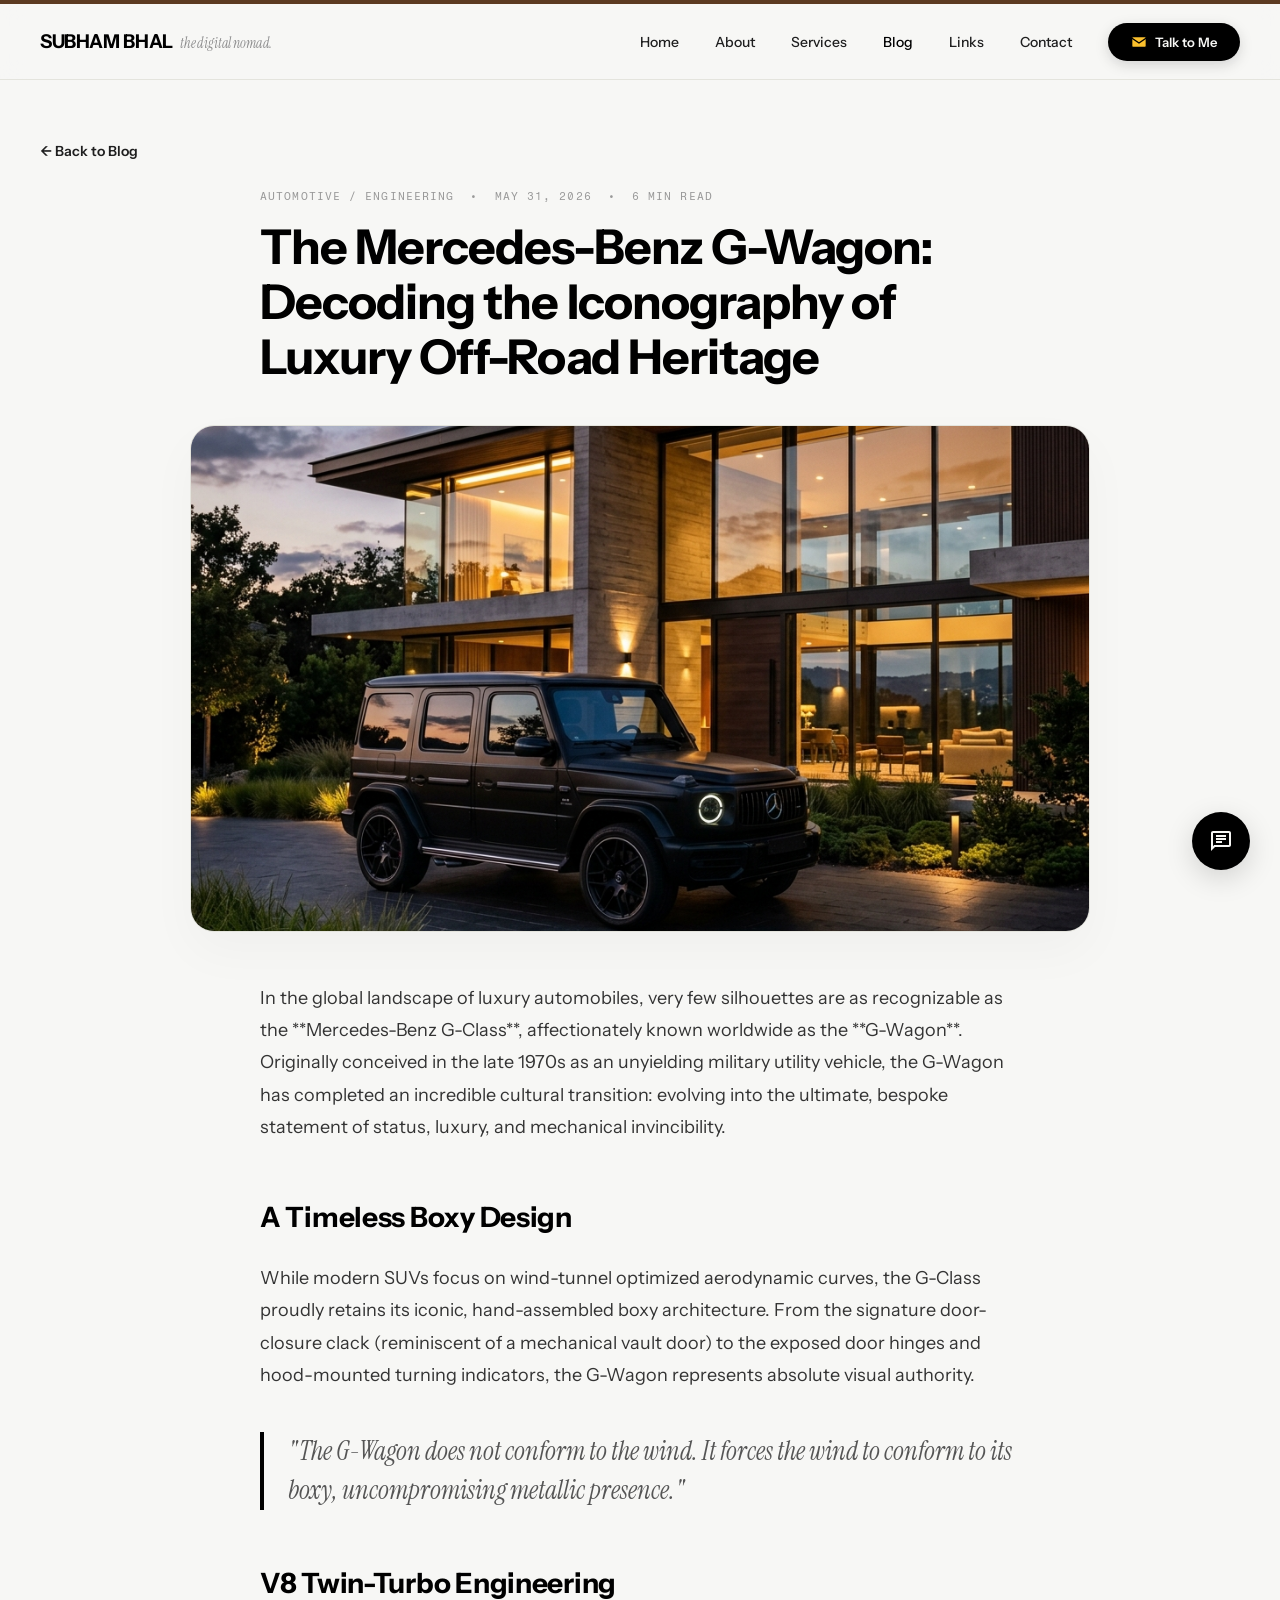
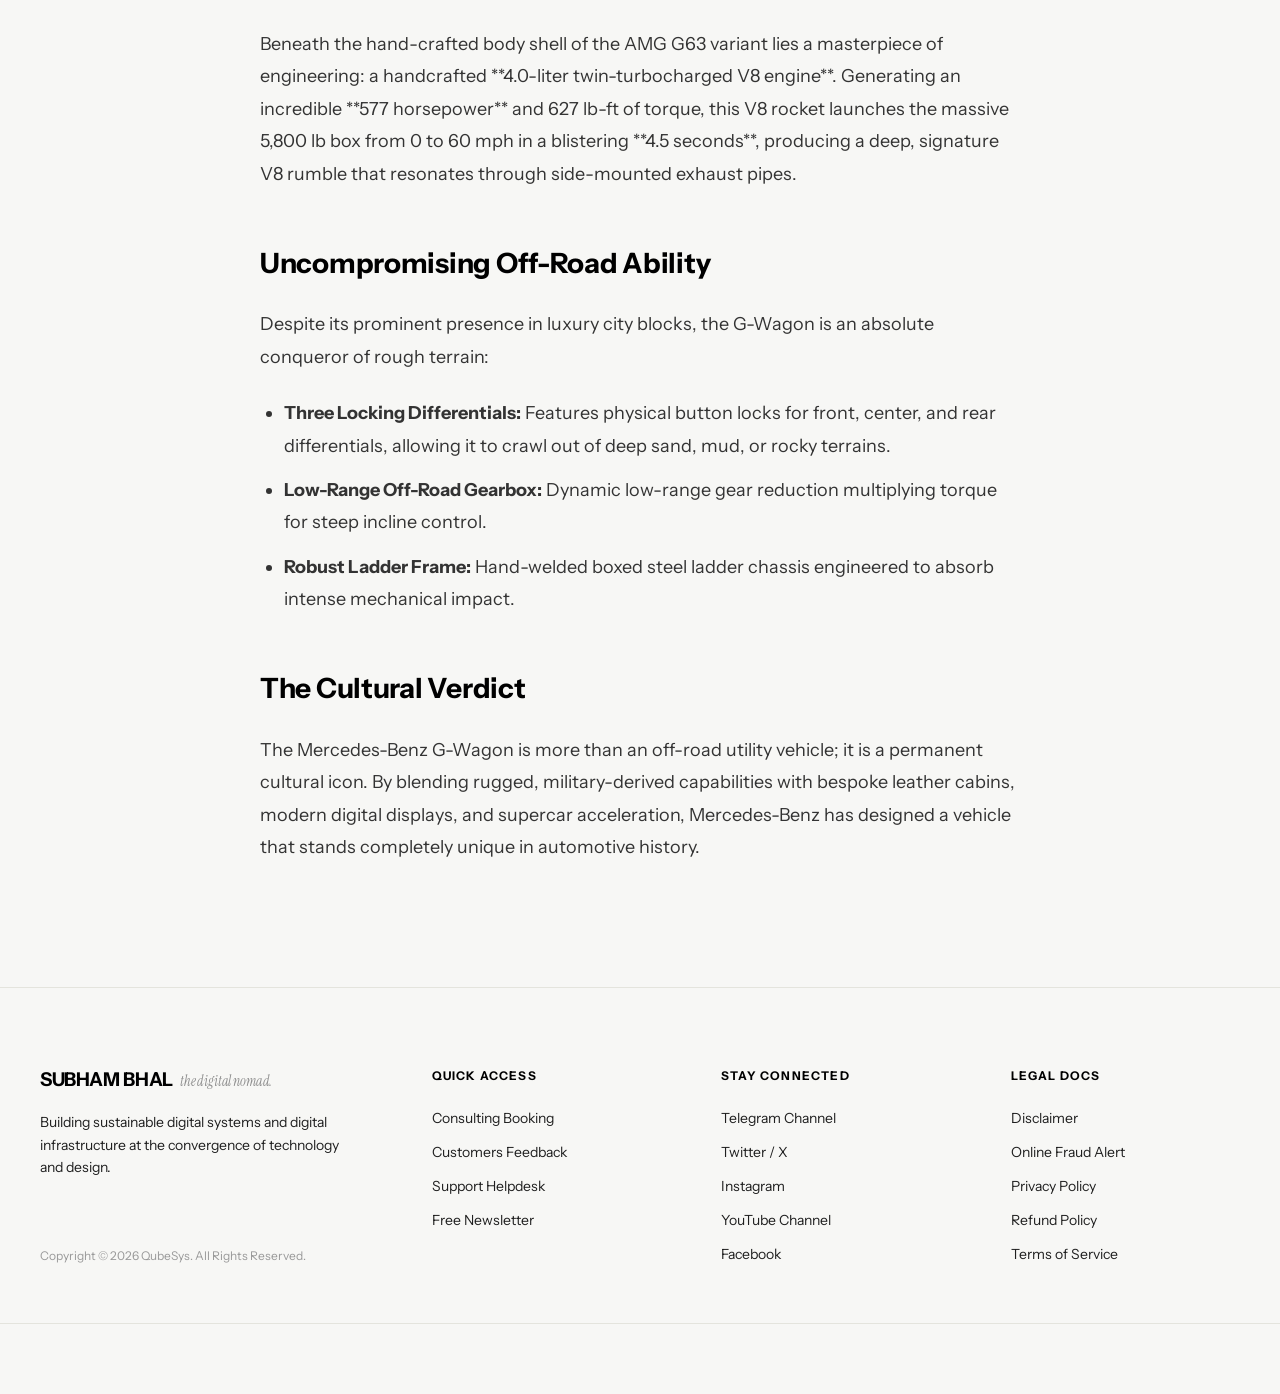
<file: blog-mercedes-gwagon.html>
<!DOCTYPE html>
<html lang="en">
<head>
  <meta charset="UTF-8">
  <meta name="viewport" content="width=device-width, initial-scale=1.0">
  <title>Mercedes-Benz G-Wagon: Luxury Off-Road Heritage - SUBHAM BHAL</title>
  <link rel="icon" type="image/png" href="assets/entrepreneur_portrait.jpg">
  <link rel="preconnect" href="https://fonts.googleapis.com">
  <link rel="preconnect" href="https://fonts.gstatic.com" crossorigin>
  <link href="https://fonts.googleapis.com/css2?family=Instrument+Sans:ital,wght@0,400..700;1,400..700&family=Instrument+Serif:ital@0;1&family=Inter:wght@300;400;500;600;700;800&family=Fragment+Mono&display=swap" rel="stylesheet">
  <link rel="stylesheet" href="style.css">
</head>
<body>

  <!-- Navigation Bar -->
  <header class="header">
    <div class="header-container">
      <a href="index.html" class="logo">
        <span class="logo-main">SUBHAM BHAL</span>
        <span class="logo-sub">the digital nomad.</span>
      </a>
      <nav class="nav-links">
        <a href="index.html" class="nav-item">Home</a>
        <a href="about.html" class="nav-item">About</a>
        <a href="index.html#services" class="nav-item">Services</a>
        <a href="blog.html" class="nav-item active">Blog</a>
        <a href="index.html#work" class="nav-item">Links</a>
        <a href="index.html#contact" class="nav-item">Contact</a>
      </nav>
      <div class="nav-actions">
        <a href="index.html#contact" class="btn btn-dark btn-header"><svg class="btn-mail-svg" width="16" height="12" viewBox="0 0 24 18" fill="none" xmlns="http://www.w3.org/2000/svg" style="margin-right: 8px; vertical-align: middle; display: inline-block;">
          <rect x="1" y="1" width="22" height="16" rx="2" fill="#FBC02D" stroke="#000000" stroke-width="2"/>
          <path d="M1 3L12 10.5L23 3" stroke="#000000" stroke-width="2" stroke-linejoin="round"/>
        </svg>Talk to Me</a>
        <button class="mobile-menu-toggle" id="menu-toggle" aria-label="Toggle navigation menu">
          <span class="bar"></span>
          <span class="bar"></span>
          <span class="bar"></span>
        </button>
      </div>
    </div>
  </header>

  <!-- Mobile Dropdown Menu -->
  <div class="mobile-menu" id="mobile-menu-dropdown">
    <nav class="mobile-nav-links">
      <a href="index.html" class="mobile-nav-item">Home</a>
      <a href="about.html" class="mobile-nav-item">About</a>
      <a href="index.html#services" class="mobile-nav-item">Services</a>
      <a href="blog.html" class="mobile-nav-item">Blog</a>
      <a href="index.html#work" class="mobile-nav-item">Links</a>
      <a href="index.html#contact" class="mobile-nav-item">Contact</a>
      <a href="index.html#contact" class="btn btn-dark mobile-btn-cta"><svg class="btn-mail-svg" width="16" height="12" viewBox="0 0 24 18" fill="none" xmlns="http://www.w3.org/2000/svg" style="margin-right: 8px; vertical-align: middle; display: inline-block;">
          <rect x="1" y="1" width="22" height="16" rx="2" fill="#FBC02D" stroke="#000000" stroke-width="2"/>
          <path d="M1 3L12 10.5L23 3" stroke="#000000" stroke-width="2" stroke-linejoin="round"/>
        </svg>Talk to Me</a>
    </nav>
  </div>

  <!-- Article Section -->
  <main class="container article-section">
    <a href="blog.html" class="article-back-link">&larr; Back to Blog</a>
    
    <header class="article-header">
      <div class="article-meta">
        <span>Automotive / Engineering</span>
        <span>&bull;</span>
        <span>May 31, 2026</span>
        <span>&bull;</span>
        <span>6 Min Read</span>
      </div>
      <h1 class="article-title">The Mercedes-Benz G-Wagon: Decoding the Iconography of Luxury Off-Road Heritage</h1>
    </header>

    <div class="article-hero-wrapper">
      <img src="assets/mercedes_gwagon_blog.png" alt="Mercedes-Benz AMG G-Wagon luxury SUV" class="article-hero-img">
    </div>

    <article class="article-body scroll-reveal">
      <p>
        In the global landscape of luxury automobiles, very few silhouettes are as recognizable as the **Mercedes-Benz G-Class**, affectionately known worldwide as the **G-Wagon**. Originally conceived in the late 1970s as an unyielding military utility vehicle, the G-Wagon has completed an incredible cultural transition: evolving into the ultimate, bespoke statement of status, luxury, and mechanical invincibility.
      </p>

      <h2>A Timeless Boxy Design</h2>
      <p>
        While modern SUVs focus on wind-tunnel optimized aerodynamic curves, the G-Class proudly retains its iconic, hand-assembled boxy architecture. From the signature door-closure clack (reminiscent of a mechanical vault door) to the exposed door hinges and hood-mounted turning indicators, the G-Wagon represents absolute visual authority.
      </p>
      
      <blockquote>
        "The G-Wagon does not conform to the wind. It forces the wind to conform to its boxy, uncompromising metallic presence."
      </blockquote>

      <h2>V8 Twin-Turbo Engineering</h2>
      <p>
        Beneath the hand-crafted body shell of the AMG G63 variant lies a masterpiece of engineering: a handcrafted **4.0-liter twin-turbocharged V8 engine**. Generating an incredible **577 horsepower** and 627 lb-ft of torque, this V8 rocket launches the massive 5,800 lb box from 0 to 60 mph in a blistering **4.5 seconds**, producing a deep, signature V8 rumble that resonates through side-mounted exhaust pipes.
      </p>
      
      <h2>Uncompromising Off-Road Ability</h2>
      <p>
        Despite its prominent presence in luxury city blocks, the G-Wagon is an absolute conqueror of rough terrain:
      </p>
      <ul>
        <li><strong>Three Locking Differentials:</strong> Features physical button locks for front, center, and rear differentials, allowing it to crawl out of deep sand, mud, or rocky terrains.</li>
        <li><strong>Low-Range Off-Road Gearbox:</strong> Dynamic low-range gear reduction multiplying torque for steep incline control.</li>
        <li><strong>Robust Ladder Frame:</strong> Hand-welded boxed steel ladder chassis engineered to absorb intense mechanical impact.</li>
      </ul>

      <h2>The Cultural Verdict</h2>
      <p>
        The Mercedes-Benz G-Wagon is more than an off-road utility vehicle; it is a permanent cultural icon. By blending rugged, military-derived capabilities with bespoke leather cabins, modern digital displays, and supercar acceleration, Mercedes-Benz has designed a vehicle that stands completely unique in automotive history.
      </p>
    </article>
  </main>

  <!-- Footer Section -->
  <footer class="footer">
    <div class="container footer-grid">
      <div class="footer-col brand-col">
        <a href="index.html" class="logo">
          <span class="logo-main">SUBHAM BHAL</span>
          <span class="logo-sub">the digital nomad.</span>
        </a>
        <p class="footer-desc">Building sustainable digital systems and digital infrastructure at the convergence of technology and design.</p>
        <p class="copyright-desktop">Copyright &copy; 2026 QubeSys. All Rights Reserved.</p>
      </div>
      <div class="footer-col">
        <h4 class="footer-title">Quick Access</h4>
        <ul class="footer-links">
          <li><a href="https://subhambhal.in/consulting" target="_blank">Consulting Booking</a></li>
          <li><a href="index.html#testimonials">Customers Feedback</a></li>
          <li><a href="https://help.subhambhal.com" target="_blank">Support Helpdesk</a></li>
          <li><a href="index.html#contact">Free Newsletter</a></li>
        </ul>
      </div>
      <div class="footer-col">
        <h4 class="footer-title">Stay Connected</h4>
        <ul class="footer-links">
          <li><a href="https://t.me/subhambhal" target="_blank">Telegram Channel</a></li>
          <li><a href="https://twitter.com/subhambhal" target="_blank">Twitter / X</a></li>
          <li><a href="https://www.instagram.com/subhambhal/" target="_blank">Instagram</a></li>
          <li><a href="https://youtube.com/subhambhal" target="_blank">YouTube Channel</a></li>
          <li><a href="https://www.facebook.com/subhambhal/" target="_blank">Facebook</a></li>
        </ul>
      </div>
      <div class="footer-col">
        <h4 class="footer-title">Legal Docs</h4>
        <ul class="footer-links">
          <li><a href="index.html#work">Disclaimer</a></li>
          <li><a href="index.html#work">Online Fraud Alert</a></li>
          <li><a href="index.html#work">Privacy Policy</a></li>
          <li><a href="index.html#work">Refund Policy</a></li>
          <li><a href="index.html#work">Terms of Service</a></li>
        </ul>
      </div>
    </div>
    <div class="container footer-bottom">
      <p class="copyright-mobile">Copyright &copy; 2026 QubeSys. All Rights Reserved.</p>
    </div>
  </footer>

  <script src="app.js"></script>
</body>
</html>
</file>
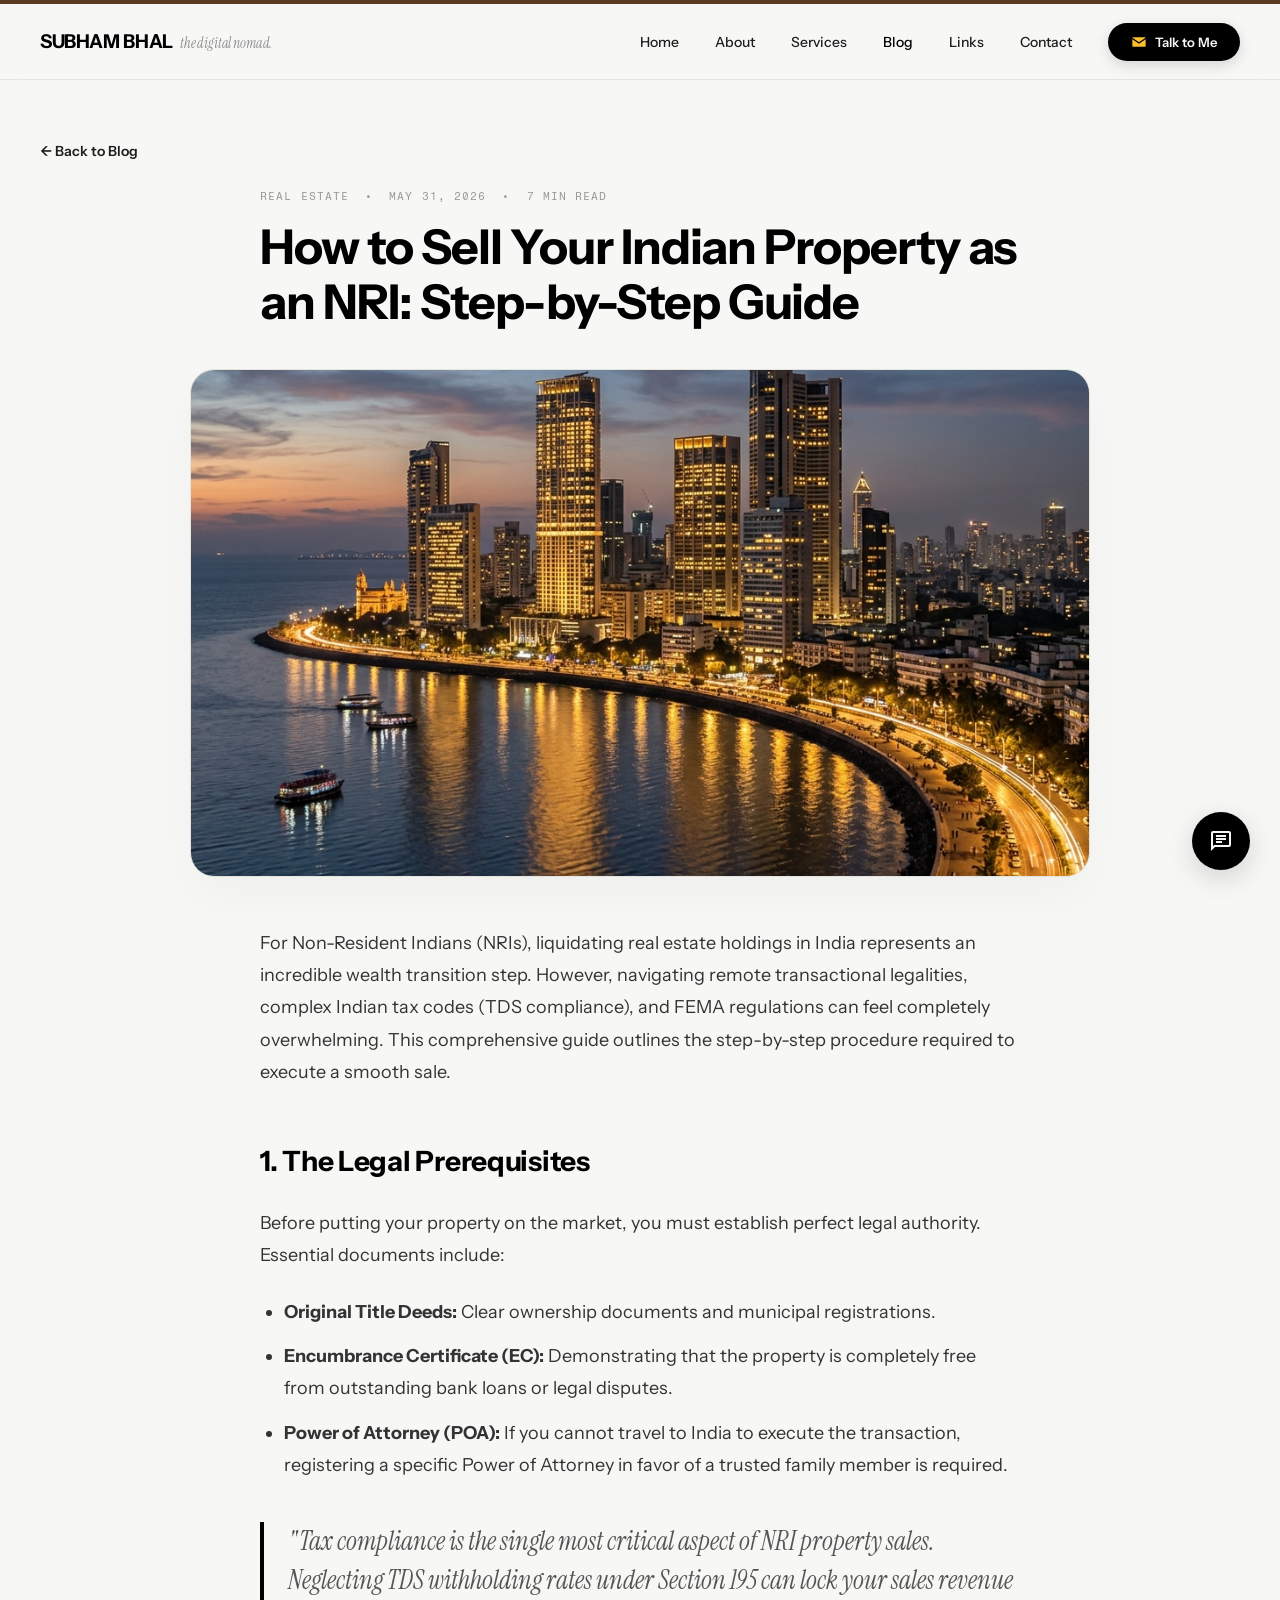
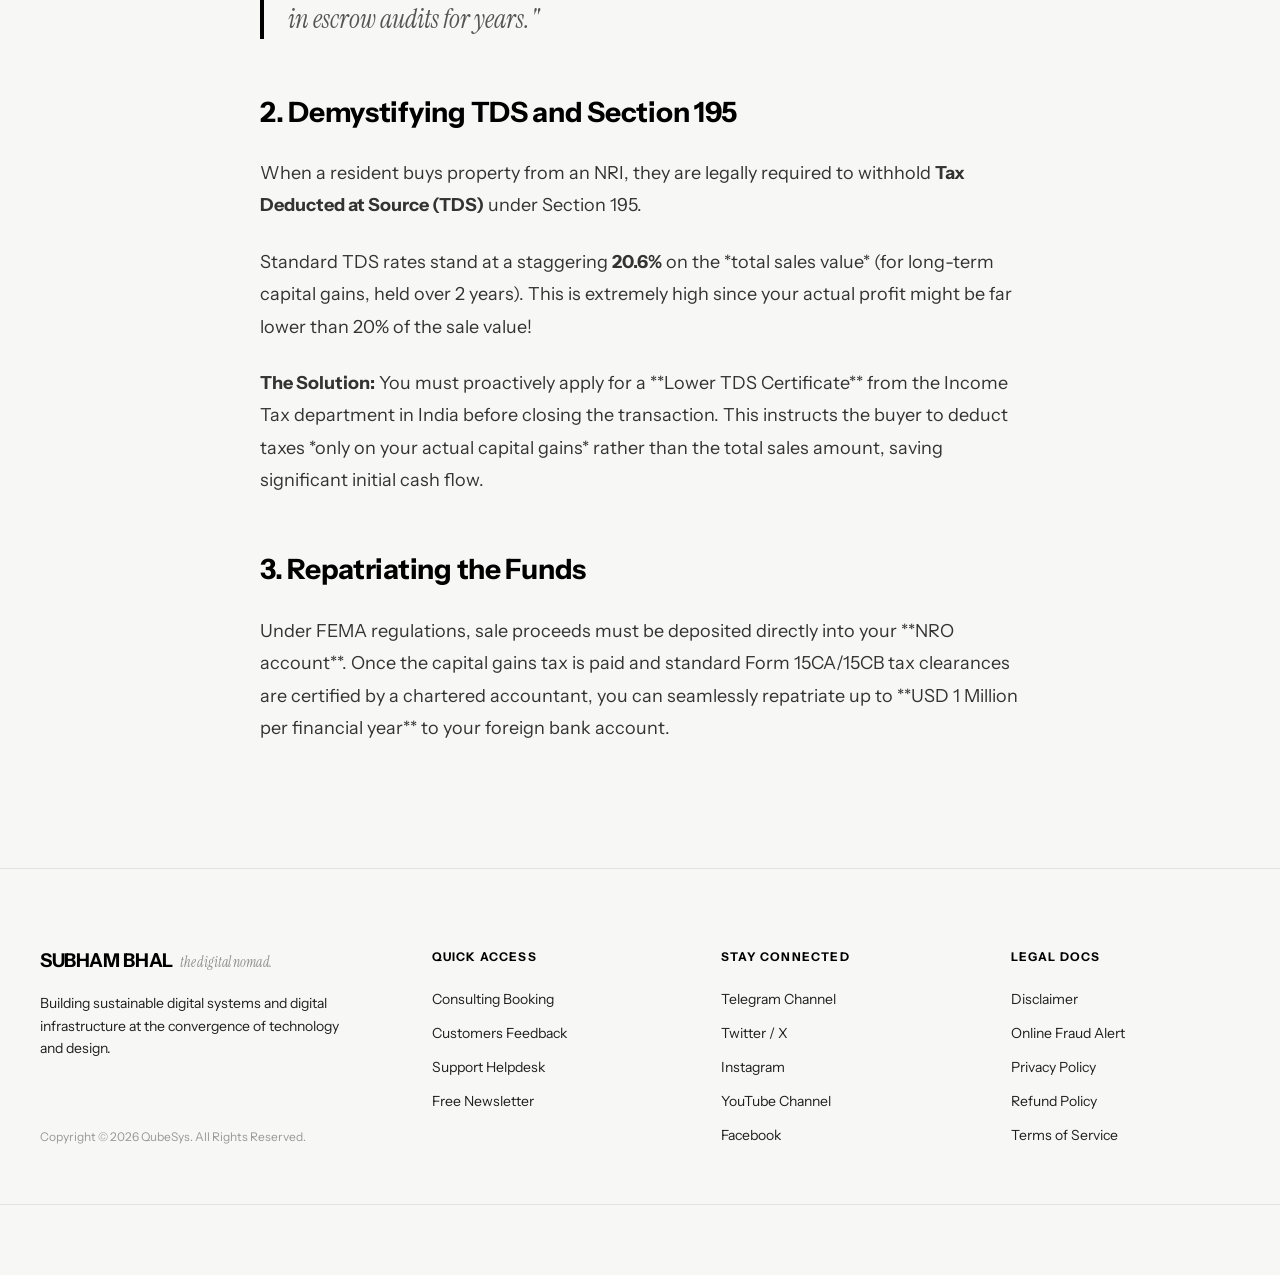
<file: blog-nri-property.html>
<!DOCTYPE html>
<html lang="en">
<head>
  <meta charset="UTF-8">
  <meta name="viewport" content="width=device-width, initial-scale=1.0">
  <title>Selling Indian Property as NRI Guide - SUBHAM BHAL</title>
  <link rel="icon" type="image/png" href="assets/entrepreneur_portrait.jpg">
  <link rel="preconnect" href="https://fonts.googleapis.com">
  <link rel="preconnect" href="https://fonts.gstatic.com" crossorigin>
  <link href="https://fonts.googleapis.com/css2?family=Instrument+Sans:ital,wght@0,400..700;1,400..700&family=Instrument+Serif:ital@0;1&family=Inter:wght@300;400;500;600;700;800&family=Fragment+Mono&display=swap" rel="stylesheet">
  <link rel="stylesheet" href="style.css">
</head>
<body>

  <!-- Navigation Bar -->
  <header class="header">
    <div class="header-container">
      <a href="index.html" class="logo">
        <span class="logo-main">SUBHAM BHAL</span>
        <span class="logo-sub">the digital nomad.</span>
      </a>
      <nav class="nav-links">
        <a href="index.html" class="nav-item">Home</a>
        <a href="about.html" class="nav-item">About</a>
        <a href="index.html#services" class="nav-item">Services</a>
        <a href="blog.html" class="nav-item active">Blog</a>
        <a href="index.html#work" class="nav-item">Links</a>
        <a href="index.html#contact" class="nav-item">Contact</a>
      </nav>
      <div class="nav-actions">
        <a href="index.html#contact" class="btn btn-dark btn-header"><svg class="btn-mail-svg" width="16" height="12" viewBox="0 0 24 18" fill="none" xmlns="http://www.w3.org/2000/svg" style="margin-right: 8px; vertical-align: middle; display: inline-block;">
          <rect x="1" y="1" width="22" height="16" rx="2" fill="#FBC02D" stroke="#000000" stroke-width="2"/>
          <path d="M1 3L12 10.5L23 3" stroke="#000000" stroke-width="2" stroke-linejoin="round"/>
        </svg>Talk to Me</a>
        <button class="mobile-menu-toggle" id="menu-toggle" aria-label="Toggle navigation menu">
          <span class="bar"></span>
          <span class="bar"></span>
          <span class="bar"></span>
        </button>
      </div>
    </div>
  </header>

  <!-- Mobile Dropdown Menu -->
  <div class="mobile-menu" id="mobile-menu-dropdown">
    <nav class="mobile-nav-links">
      <a href="index.html" class="mobile-nav-item">Home</a>
      <a href="about.html" class="mobile-nav-item">About</a>
      <a href="index.html#services" class="mobile-nav-item">Services</a>
      <a href="blog.html" class="mobile-nav-item">Blog</a>
      <a href="index.html#work" class="mobile-nav-item">Links</a>
      <a href="index.html#contact" class="mobile-nav-item">Contact</a>
      <a href="index.html#contact" class="btn btn-dark mobile-btn-cta"><svg class="btn-mail-svg" width="16" height="12" viewBox="0 0 24 18" fill="none" xmlns="http://www.w3.org/2000/svg" style="margin-right: 8px; vertical-align: middle; display: inline-block;">
          <rect x="1" y="1" width="22" height="16" rx="2" fill="#FBC02D" stroke="#000000" stroke-width="2"/>
          <path d="M1 3L12 10.5L23 3" stroke="#000000" stroke-width="2" stroke-linejoin="round"/>
        </svg>Talk to Me</a>
    </nav>
  </div>

  <!-- Article Section -->
  <main class="container article-section">
    <a href="blog.html" class="article-back-link">&larr; Back to Blog</a>
    
    <header class="article-header">
      <div class="article-meta">
        <span>Real Estate</span>
        <span>&bull;</span>
        <span>May 31, 2026</span>
        <span>&bull;</span>
        <span>7 Min Read</span>
      </div>
      <h1 class="article-title">How to Sell Your Indian Property as an NRI: Step-by-Step Guide</h1>
    </header>

    <div class="article-hero-wrapper">
      <img src="assets/nri_property_blog.png" alt="NRI Indian Real Estate Guide" class="article-hero-img">
    </div>

    <article class="article-body scroll-reveal">
      <p>
        For Non-Resident Indians (NRIs), liquidating real estate holdings in India represents an incredible wealth transition step. However, navigating remote transactional legalities, complex Indian tax codes (TDS compliance), and FEMA regulations can feel completely overwhelming. This comprehensive guide outlines the step-by-step procedure required to execute a smooth sale.
      </p>

      <h2>1. The Legal Prerequisites</h2>
      <p>
        Before putting your property on the market, you must establish perfect legal authority. Essential documents include:
      </p>
      <ul>
        <li><strong>Original Title Deeds:</strong> Clear ownership documents and municipal registrations.</li>
        <li><strong>Encumbrance Certificate (EC):</strong> Demonstrating that the property is completely free from outstanding bank loans or legal disputes.</li>
        <li><strong>Power of Attorney (POA):</strong> If you cannot travel to India to execute the transaction, registering a specific Power of Attorney in favor of a trusted family member is required.</li>
      </ul>
      
      <blockquote>
        "Tax compliance is the single most critical aspect of NRI property sales. Neglecting TDS withholding rates under Section 195 can lock your sales revenue in escrow audits for years."
      </blockquote>

      <h2>2. Demystifying TDS and Section 195</h2>
      <p>
        When a resident buys property from an NRI, they are legally required to withhold <strong>Tax Deducted at Source (TDS)</strong> under Section 195. 
      </p>
      <p>
        Standard TDS rates stand at a staggering <strong>20.6%</strong> on the *total sales value* (for long-term capital gains, held over 2 years). This is extremely high since your actual profit might be far lower than 20% of the sale value!
      </p>
      <p>
        <strong>The Solution:</strong> You must proactively apply for a **Lower TDS Certificate** from the Income Tax department in India before closing the transaction. This instructs the buyer to deduct taxes *only on your actual capital gains* rather than the total sales amount, saving significant initial cash flow.
      </p>

      <h2>3. Repatriating the Funds</h2>
      <p>
        Under FEMA regulations, sale proceeds must be deposited directly into your **NRO account**. Once the capital gains tax is paid and standard Form 15CA/15CB tax clearances are certified by a chartered accountant, you can seamlessly repatriate up to **USD 1 Million per financial year** to your foreign bank account.
      </p>
    </article>
  </main>

  <!-- Footer Section -->
  <footer class="footer">
    <div class="container footer-grid">
      <div class="footer-col brand-col">
        <a href="index.html" class="logo">
          <span class="logo-main">SUBHAM BHAL</span>
          <span class="logo-sub">the digital nomad.</span>
        </a>
        <p class="footer-desc">Building sustainable digital systems and digital infrastructure at the convergence of technology and design.</p>
        <p class="copyright-desktop">Copyright &copy; 2026 QubeSys. All Rights Reserved.</p>
      </div>
      <div class="footer-col">
        <h4 class="footer-title">Quick Access</h4>
        <ul class="footer-links">
          <li><a href="https://subhambhal.in/consulting" target="_blank">Consulting Booking</a></li>
          <li><a href="index.html#testimonials">Customers Feedback</a></li>
          <li><a href="https://help.subhambhal.com" target="_blank">Support Helpdesk</a></li>
          <li><a href="index.html#contact">Free Newsletter</a></li>
        </ul>
      </div>
      <div class="footer-col">
        <h4 class="footer-title">Stay Connected</h4>
        <ul class="footer-links">
          <li><a href="https://t.me/subhambhal" target="_blank">Telegram Channel</a></li>
          <li><a href="https://twitter.com/subhambhal" target="_blank">Twitter / X</a></li>
          <li><a href="https://www.instagram.com/subhambhal/" target="_blank">Instagram</a></li>
          <li><a href="https://youtube.com/subhambhal" target="_blank">YouTube Channel</a></li>
          <li><a href="https://www.facebook.com/subhambhal/" target="_blank">Facebook</a></li>
        </ul>
      </div>
      <div class="footer-col">
        <h4 class="footer-title">Legal Docs</h4>
        <ul class="footer-links">
          <li><a href="index.html#work">Disclaimer</a></li>
          <li><a href="index.html#work">Online Fraud Alert</a></li>
          <li><a href="index.html#work">Privacy Policy</a></li>
          <li><a href="index.html#work">Refund Policy</a></li>
          <li><a href="index.html#work">Terms of Service</a></li>
        </ul>
      </div>
    </div>
    <div class="container footer-bottom">
      <p class="copyright-mobile">Copyright &copy; 2026 QubeSys. All Rights Reserved.</p>
    </div>
  </footer>

  <script src="app.js"></script>
</body>
</html>
</file>
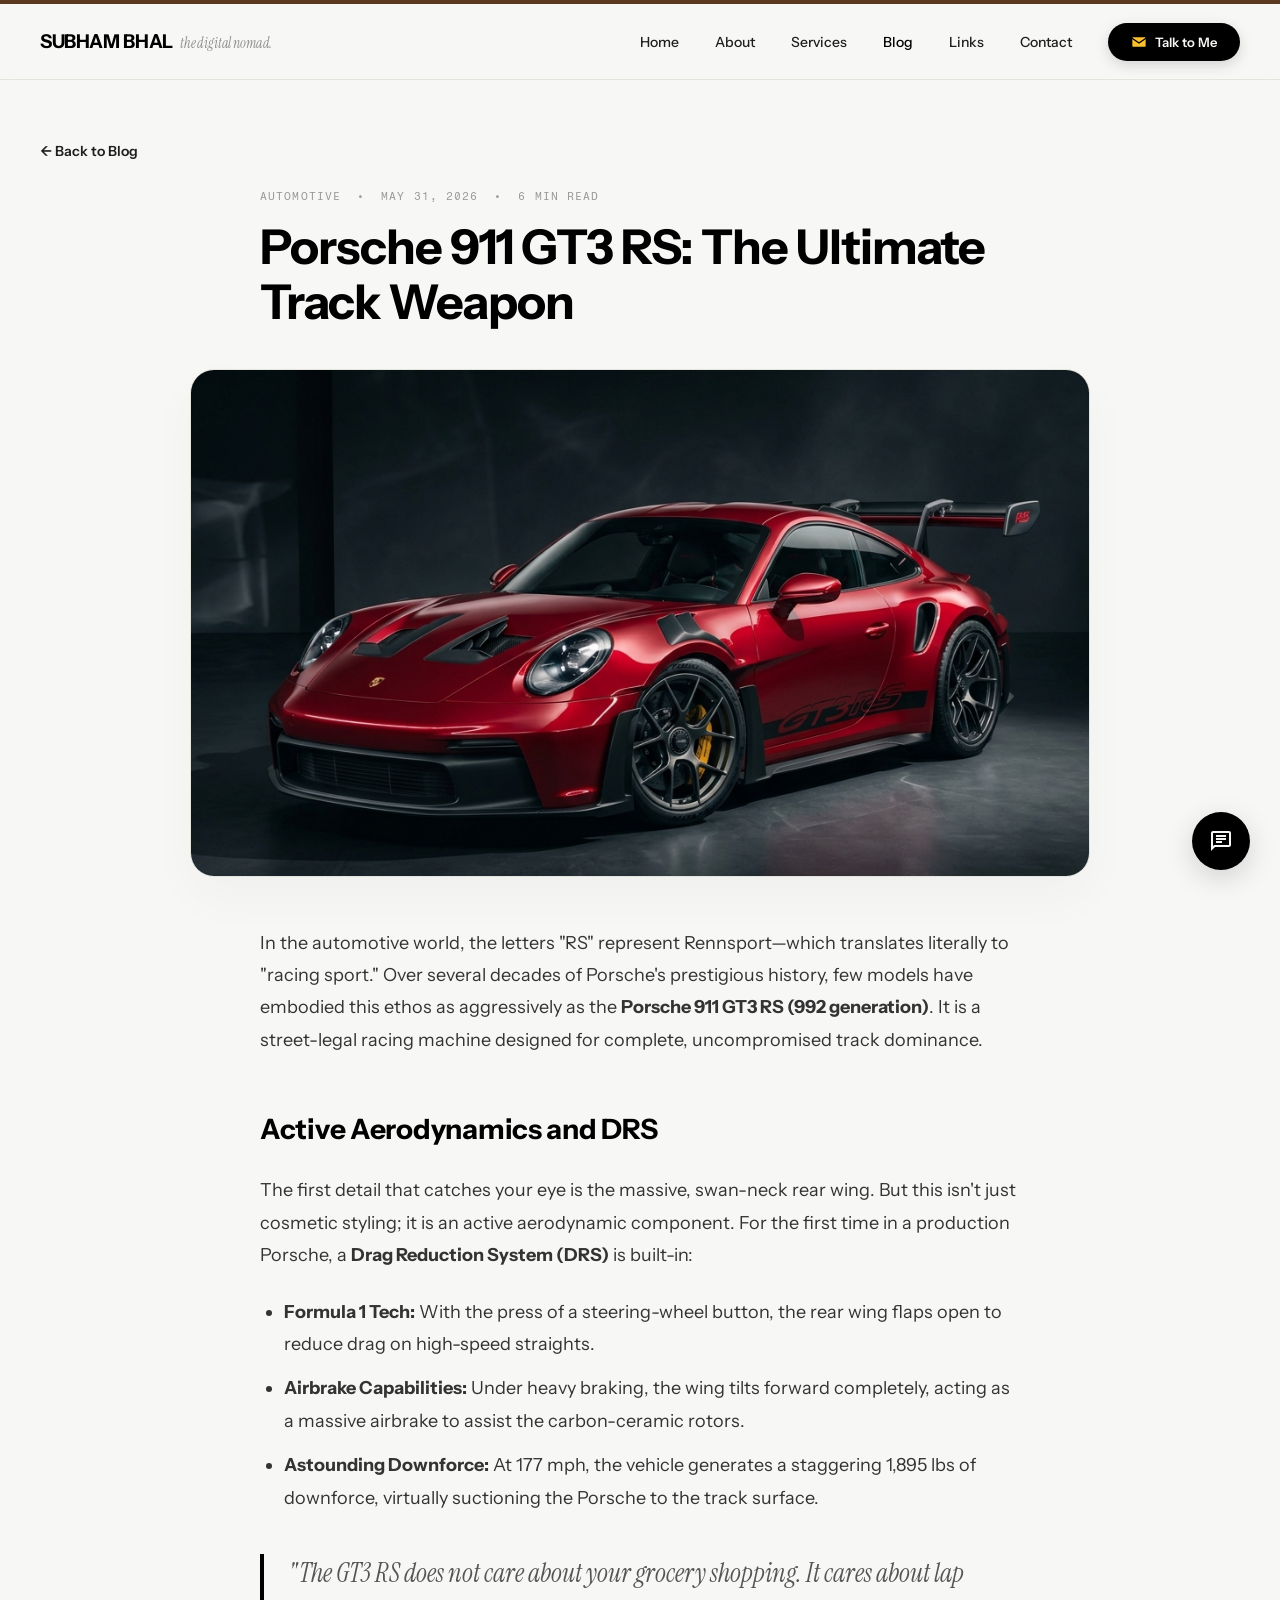
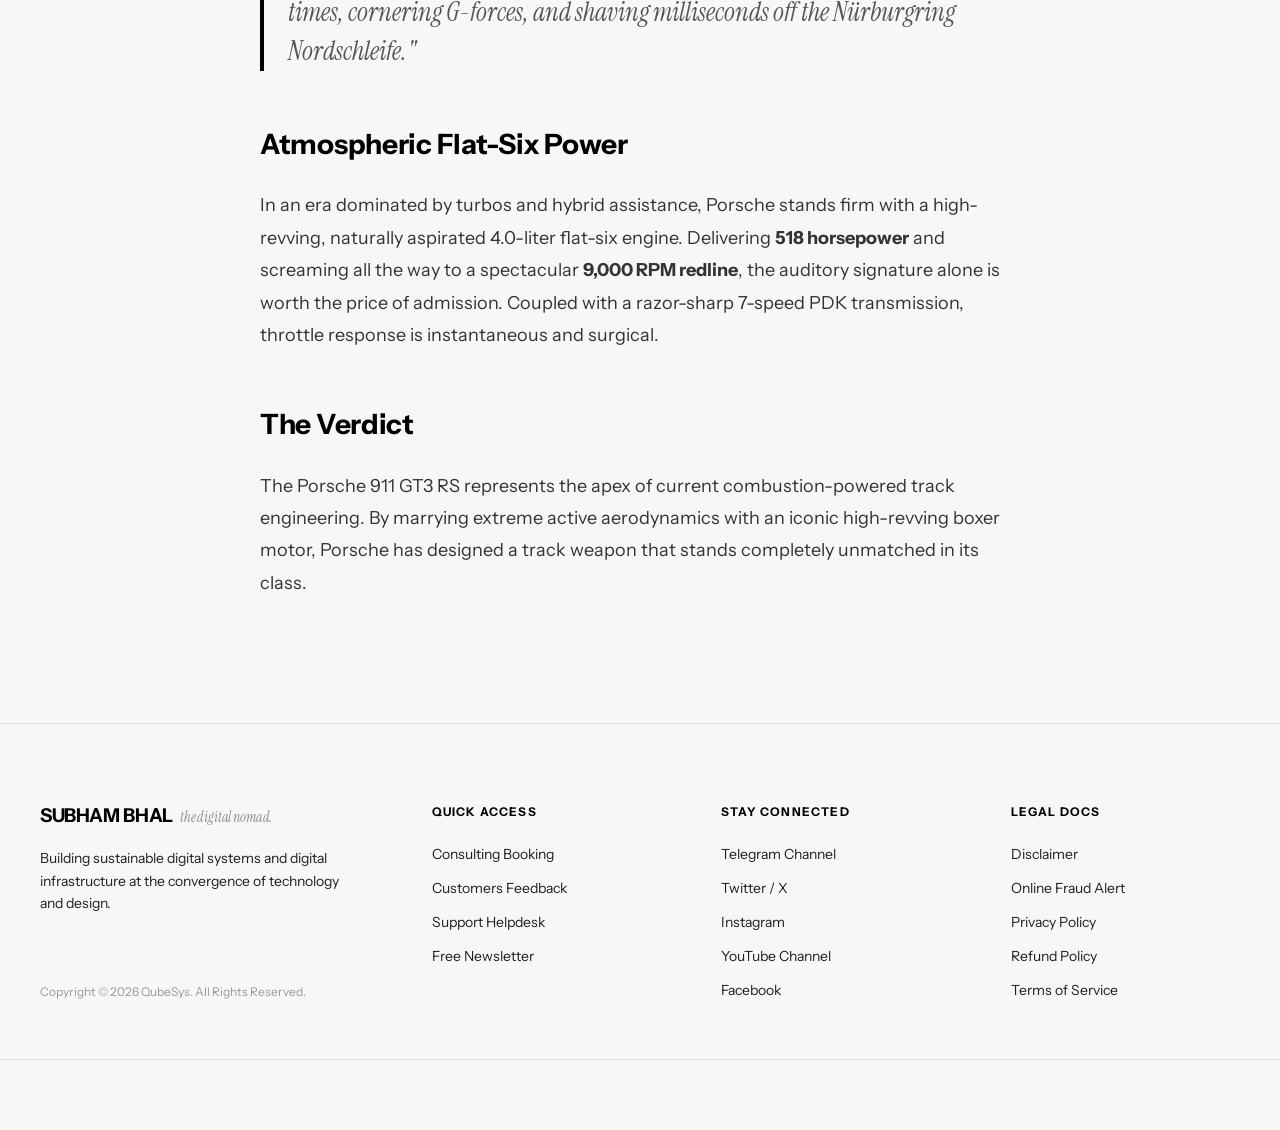
<file: blog-porsche-911.html>
<!DOCTYPE html>
<html lang="en">
<head>
  <meta charset="UTF-8">
  <meta name="viewport" content="width=device-width, initial-scale=1.0">
  <title>Porsche 911 GT3 RS Review - SUBHAM BHAL</title>
  <link rel="icon" type="image/png" href="assets/entrepreneur_portrait.jpg">
  <link rel="preconnect" href="https://fonts.googleapis.com">
  <link rel="preconnect" href="https://fonts.gstatic.com" crossorigin>
  <link href="https://fonts.googleapis.com/css2?family=Instrument+Sans:ital,wght@0,400..700;1,400..700&family=Instrument+Serif:ital@0;1&family=Inter:wght@300;400;500;600;700;800&family=Fragment+Mono&display=swap" rel="stylesheet">
  <link rel="stylesheet" href="style.css">
</head>
<body>

  <!-- Navigation Bar -->
  <header class="header">
    <div class="header-container">
      <a href="index.html" class="logo">
        <span class="logo-main">SUBHAM BHAL</span>
        <span class="logo-sub">the digital nomad.</span>
      </a>
      <nav class="nav-links">
        <a href="index.html" class="nav-item">Home</a>
        <a href="about.html" class="nav-item">About</a>
        <a href="index.html#services" class="nav-item">Services</a>
        <a href="blog.html" class="nav-item active">Blog</a>
        <a href="index.html#work" class="nav-item">Links</a>
        <a href="index.html#contact" class="nav-item">Contact</a>
      </nav>
      <div class="nav-actions">
        <a href="index.html#contact" class="btn btn-dark btn-header"><svg class="btn-mail-svg" width="16" height="12" viewBox="0 0 24 18" fill="none" xmlns="http://www.w3.org/2000/svg" style="margin-right: 8px; vertical-align: middle; display: inline-block;">
          <rect x="1" y="1" width="22" height="16" rx="2" fill="#FBC02D" stroke="#000000" stroke-width="2"/>
          <path d="M1 3L12 10.5L23 3" stroke="#000000" stroke-width="2" stroke-linejoin="round"/>
        </svg>Talk to Me</a>
        <button class="mobile-menu-toggle" id="menu-toggle" aria-label="Toggle navigation menu">
          <span class="bar"></span>
          <span class="bar"></span>
          <span class="bar"></span>
        </button>
      </div>
    </div>
  </header>

  <!-- Mobile Dropdown Menu -->
  <div class="mobile-menu" id="mobile-menu-dropdown">
    <nav class="mobile-nav-links">
      <a href="index.html" class="mobile-nav-item">Home</a>
      <a href="about.html" class="mobile-nav-item">About</a>
      <a href="index.html#services" class="mobile-nav-item">Services</a>
      <a href="blog.html" class="mobile-nav-item">Blog</a>
      <a href="index.html#work" class="mobile-nav-item">Links</a>
      <a href="index.html#contact" class="mobile-nav-item">Contact</a>
      <a href="index.html#contact" class="btn btn-dark mobile-btn-cta"><svg class="btn-mail-svg" width="16" height="12" viewBox="0 0 24 18" fill="none" xmlns="http://www.w3.org/2000/svg" style="margin-right: 8px; vertical-align: middle; display: inline-block;">
          <rect x="1" y="1" width="22" height="16" rx="2" fill="#FBC02D" stroke="#000000" stroke-width="2"/>
          <path d="M1 3L12 10.5L23 3" stroke="#000000" stroke-width="2" stroke-linejoin="round"/>
        </svg>Talk to Me</a>
    </nav>
  </div>

  <!-- Article Section -->
  <main class="container article-section">
    <a href="blog.html" class="article-back-link">&larr; Back to Blog</a>
    
    <header class="article-header">
      <div class="article-meta">
        <span>Automotive</span>
        <span>&bull;</span>
        <span>May 31, 2026</span>
        <span>&bull;</span>
        <span>6 Min Read</span>
      </div>
      <h1 class="article-title">Porsche 911 GT3 RS: The Ultimate Track Weapon</h1>
    </header>

    <div class="article-hero-wrapper">
      <img src="assets/sports_car_blog.png" alt="Porsche 911 GT3 RS sports car" class="article-hero-img">
    </div>

    <article class="article-body scroll-reveal">
      <p>
        In the automotive world, the letters "RS" represent Rennsport—which translates literally to "racing sport." Over several decades of Porsche's prestigious history, few models have embodied this ethos as aggressively as the <strong>Porsche 911 GT3 RS (992 generation)</strong>. It is a street-legal racing machine designed for complete, uncompromised track dominance.
      </p>

      <h2>Active Aerodynamics and DRS</h2>
      <p>
        The first detail that catches your eye is the massive, swan-neck rear wing. But this isn't just cosmetic styling; it is an active aerodynamic component. For the first time in a production Porsche, a <strong>Drag Reduction System (DRS)</strong> is built-in:
      </p>
      <ul>
        <li><strong>Formula 1 Tech:</strong> With the press of a steering-wheel button, the rear wing flaps open to reduce drag on high-speed straights.</li>
        <li><strong>Airbrake Capabilities:</strong> Under heavy braking, the wing tilts forward completely, acting as a massive airbrake to assist the carbon-ceramic rotors.</li>
        <li><strong>Astounding Downforce:</strong> At 177 mph, the vehicle generates a staggering 1,895 lbs of downforce, virtually suctioning the Porsche to the track surface.</li>
      </ul>
      
      <blockquote>
        "The GT3 RS does not care about your grocery shopping. It cares about lap times, cornering G-forces, and shaving milliseconds off the Nürburgring Nordschleife."
      </blockquote>

      <h2>Atmospheric Flat-Six Power</h2>
      <p>
        In an era dominated by turbos and hybrid assistance, Porsche stands firm with a high-revving, naturally aspirated 4.0-liter flat-six engine. Delivering <strong>518 horsepower</strong> and screaming all the way to a spectacular <strong>9,000 RPM redline</strong>, the auditory signature alone is worth the price of admission. Coupled with a razor-sharp 7-speed PDK transmission, throttle response is instantaneous and surgical.
      </p>

      <h2>The Verdict</h2>
      <p>
        The Porsche 911 GT3 RS represents the apex of current combustion-powered track engineering. By marrying extreme active aerodynamics with an iconic high-revving boxer motor, Porsche has designed a track weapon that stands completely unmatched in its class.
      </p>
    </article>
  </main>

  <!-- Footer Section -->
  <footer class="footer">
    <div class="container footer-grid">
      <div class="footer-col brand-col">
        <a href="index.html" class="logo">
          <span class="logo-main">SUBHAM BHAL</span>
          <span class="logo-sub">the digital nomad.</span>
        </a>
        <p class="footer-desc">Building sustainable digital systems and digital infrastructure at the convergence of technology and design.</p>
        <p class="copyright-desktop">Copyright &copy; 2026 QubeSys. All Rights Reserved.</p>
      </div>
      <div class="footer-col">
        <h4 class="footer-title">Quick Access</h4>
        <ul class="footer-links">
          <li><a href="https://subhambhal.in/consulting" target="_blank">Consulting Booking</a></li>
          <li><a href="index.html#testimonials">Customers Feedback</a></li>
          <li><a href="https://help.subhambhal.com" target="_blank">Support Helpdesk</a></li>
          <li><a href="index.html#contact">Free Newsletter</a></li>
        </ul>
      </div>
      <div class="footer-col">
        <h4 class="footer-title">Stay Connected</h4>
        <ul class="footer-links">
          <li><a href="https://t.me/subhambhal" target="_blank">Telegram Channel</a></li>
          <li><a href="https://twitter.com/subhambhal" target="_blank">Twitter / X</a></li>
          <li><a href="https://www.instagram.com/subhambhal/" target="_blank">Instagram</a></li>
          <li><a href="https://youtube.com/subhambhal" target="_blank">YouTube Channel</a></li>
          <li><a href="https://www.facebook.com/subhambhal/" target="_blank">Facebook</a></li>
        </ul>
      </div>
      <div class="footer-col">
        <h4 class="footer-title">Legal Docs</h4>
        <ul class="footer-links">
          <li><a href="index.html#work">Disclaimer</a></li>
          <li><a href="index.html#work">Online Fraud Alert</a></li>
          <li><a href="index.html#work">Privacy Policy</a></li>
          <li><a href="index.html#work">Refund Policy</a></li>
          <li><a href="index.html#work">Terms of Service</a></li>
        </ul>
      </div>
    </div>
    <div class="container footer-bottom">
      <p class="copyright-mobile">Copyright &copy; 2026 QubeSys. All Rights Reserved.</p>
    </div>
  </footer>

  <script src="app.js"></script>
</body>
</html>
</file>
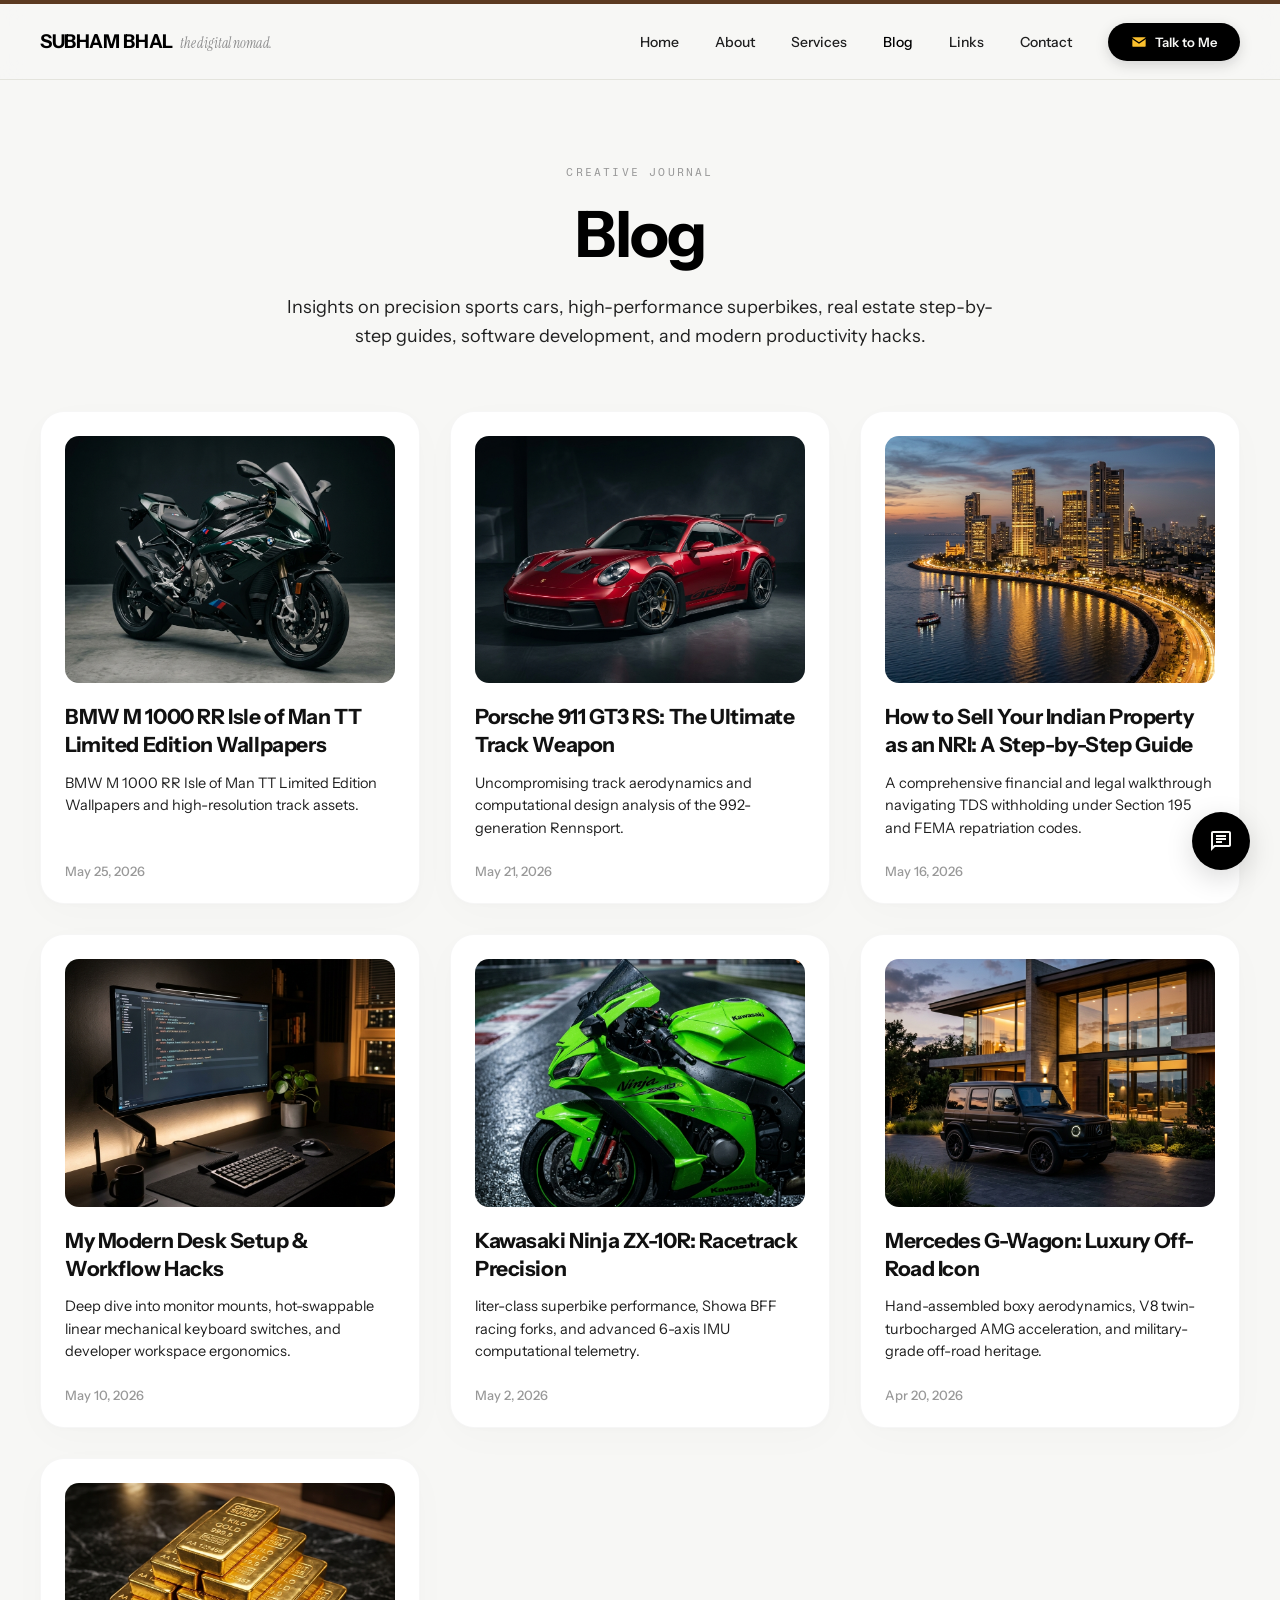
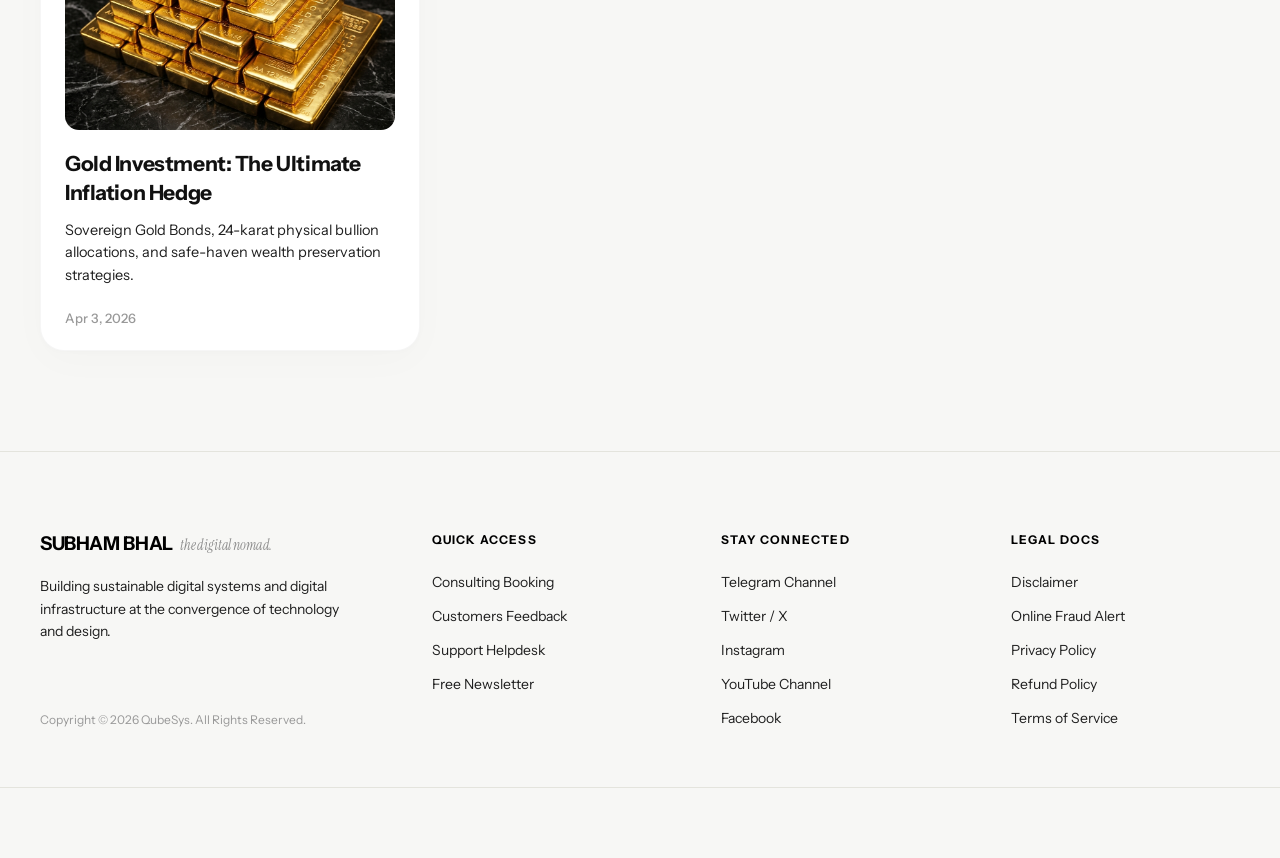
<file: blog.html>
<!DOCTYPE html>
<html lang="en">
<head>
  <meta charset="UTF-8">
  <meta name="viewport" content="width=device-width, initial-scale=1.0">
  <title>Blog - SUBHAM BHAL</title>
  
  <!-- SEO Meta Tags -->
  <meta name="description" content="Read Subham Bhal's creative journal, exploring precision sports cars, high-performance superbikes, real estate guides, software development, and productivity.">
  <meta name="keywords" content="Subham Bhal, Blog, BMW M 1000 RR, Porsche 911 GT3 RS, NRI Property Sell Guide, Desk Setup, Software Developer">
  <meta name="author" content="Subham Bhal">
  
  <!-- Open Graph / Facebook -->
  <meta property="og:type" content="website">
  <meta property="og:title" content="Blog - SUBHAM BHAL">
  <meta property="og:description" content="Read Subham Bhal's creative journal, exploring precision sports cars, high-performance superbikes, real estate guides, software development, and productivity.">
  <meta property="og:image" content="assets/superbike_blog.png">
  
  <!-- Twitter -->
  <meta name="twitter:card" content="summary_large_image">
  <meta name="twitter:title" content="Blog - SUBHAM BHAL">
  <meta name="twitter:description" content="Read Subham Bhal's creative journal, exploring precision sports cars, high-performance superbikes, real estate guides, software development, and productivity.">
  <meta name="twitter:image" content="assets/superbike_blog.png">

  <!-- Favicon -->
  <link rel="icon" type="image/png" href="assets/entrepreneur_portrait.jpg">

  <!-- Google Fonts -->
  <link rel="preconnect" href="https://fonts.googleapis.com">
  <link rel="preconnect" href="https://fonts.gstatic.com" crossorigin>
  <link href="https://fonts.googleapis.com/css2?family=Instrument+Sans:ital,wght@0,400..700;1,400..700&family=Instrument+Serif:ital@0;1&family=Inter:wght@300;400;500;600;700;800&family=Fragment+Mono&display=swap" rel="stylesheet">

  <!-- Stylesheet -->
  <link rel="stylesheet" href="style.css">
</head>
<body>

  <!-- Navigation Bar -->
  <header class="header">
    <div class="header-container">
      <a href="index.html" class="logo" id="nav-logo">
        <span class="logo-main">SUBHAM BHAL</span>
        <span class="logo-sub">the digital nomad.</span>
      </a>

      <!-- Desktop Navigation Links -->
      <nav class="nav-links" id="desktop-nav">
        <a href="index.html" class="nav-item">Home</a>
        <a href="about.html" class="nav-item">About</a>
        <a href="index.html#services" class="nav-item">Services</a>
        <a href="blog.html" class="nav-item active">Blog</a>
        <a href="index.html#work" class="nav-item">Links</a>
        <a href="index.html#contact" class="nav-item">Contact</a>
      </nav>

      <!-- CTA Button -->
      <div class="nav-actions">
        <a href="index.html#contact" class="btn btn-dark btn-header" id="btn-header-cta"><svg class="btn-mail-svg" width="16" height="12" viewBox="0 0 24 18" fill="none" xmlns="http://www.w3.org/2000/svg" style="margin-right: 8px; vertical-align: middle; display: inline-block;">
          <rect x="1" y="1" width="22" height="16" rx="2" fill="#FBC02D" stroke="#000000" stroke-width="2"/>
          <path d="M1 3L12 10.5L23 3" stroke="#000000" stroke-width="2" stroke-linejoin="round"/>
        </svg>Talk to Me</a>
        <!-- Mobile Menu Toggle Button -->
        <button class="mobile-menu-toggle" id="menu-toggle" aria-label="Toggle navigation menu">
          <span class="bar"></span>
          <span class="bar"></span>
          <span class="bar"></span>
        </button>
      </div>
    </div>
  </header>

  <!-- Mobile Dropdown Menu -->
  <div class="mobile-menu" id="mobile-menu-dropdown">
    <nav class="mobile-nav-links">
      <a href="index.html" class="mobile-nav-item">Home</a>
      <a href="about.html" class="mobile-nav-item">About</a>
      <a href="index.html#services" class="mobile-nav-item">Services</a>
      <a href="blog.html" class="mobile-nav-item">Blog</a>
      <a href="index.html#work" class="mobile-nav-item">Links</a>
      <a href="index.html#contact" class="mobile-nav-item">Contact</a>
      <a href="index.html#contact" class="btn btn-dark mobile-btn-cta"><svg class="btn-mail-svg" width="16" height="12" viewBox="0 0 24 18" fill="none" xmlns="http://www.w3.org/2000/svg" style="margin-right: 8px; vertical-align: middle; display: inline-block;">
          <rect x="1" y="1" width="22" height="16" rx="2" fill="#FBC02D" stroke="#000000" stroke-width="2"/>
          <path d="M1 3L12 10.5L23 3" stroke="#000000" stroke-width="2" stroke-linejoin="round"/>
        </svg>Talk to Me</a>
    </nav>
  </div>

  <!-- Main Content Wrapper -->
  <main class="container">
    
    <!-- Blog Hero Section -->
    <section class="blog-hero-section scroll-reveal">
      <div class="blog-hero-container">
        <span class="tagline">CREATIVE JOURNAL</span>
        <h1 class="blog-hero-title">Blog</h1>
        <p class="blog-hero-subtitle">
          Insights on precision sports cars, high-performance superbikes, real estate step-by-step guides, software development, and modern productivity hacks.
        </p>
      </div>
    </section>

    <!-- Blog Grid Section -->
    <section class="blog-grid-section">
      <div class="blog-grid">
        
        <!-- Card 1: Sports Bike -->
        <a href="blog-bmw-m1000rr.html" class="blog-card scroll-reveal" data-category="automotive">
            <div class="blog-card-img-wrapper">
              <img src="assets/superbike_blog.png" alt="BMW M 1000 RR Isle of Man Edition superbike" class="blog-card-img">
            </div>
            <div class="blog-card-content">
              <h2 class="blog-card-title">BMW M 1000 RR Isle of Man TT Limited Edition Wallpapers</h2>
              <p class="blog-card-desc">BMW M 1000 RR Isle of Man TT Limited Edition Wallpapers and high-resolution track assets.</p>
              <span class="blog-card-date">May 25, 2026</span>
            </div>
          </a>

        <!-- Card 2: Sports Car -->
        <a href="blog-porsche-911.html" class="blog-card scroll-reveal" data-category="automotive">
            <div class="blog-card-img-wrapper">
              <img src="assets/sports_car_blog.png" alt="Crimson Porsche 911 GT3 RS sports car" class="blog-card-img">
            </div>
            <div class="blog-card-content">
              <h2 class="blog-card-title">Porsche 911 GT3 RS: The Ultimate Track Weapon</h2>
              <p class="blog-card-desc">Uncompromising track aerodynamics and computational design analysis of the 992-generation Rennsport.</p>
              <span class="blog-card-date">May 21, 2026</span>
            </div>
          </a>

        <!-- Card 3: NRI Real Estate Guide -->
        <a href="blog-nri-property.html" class="blog-card scroll-reveal" data-category="finance">
            <div class="blog-card-img-wrapper">
              <img src="assets/nri_property_blog.png" alt="NRI Property Sell Guide" class="blog-card-img">
            </div>
            <div class="blog-card-content">
              <h2 class="blog-card-title">How to Sell Your Indian Property as an NRI: A Step-by-Step Guide</h2>
              <p class="blog-card-desc">A comprehensive financial and legal walkthrough navigating TDS withholding under Section 195 and FEMA repatriation codes.</p>
              <span class="blog-card-date">May 16, 2026</span>
            </div>
          </a>

        <!-- Card 4: Desk Setup -->
        <a href="blog-desk-setup.html" class="blog-card scroll-reveal" data-category="productivity">
            <div class="blog-card-img-wrapper">
              <img src="assets/desk_setup_blog.png" alt="Modern Desk Setup and Workspace Gear" class="blog-card-img">
            </div>
            <div class="blog-card-content">
              <h2 class="blog-card-title">My Modern Desk Setup &amp; Workflow Hacks</h2>
              <p class="blog-card-desc">Deep dive into monitor mounts, hot-swappable linear mechanical keyboard switches, and developer workspace ergonomics.</p>
              <span class="blog-card-date">May 10, 2026</span>
            </div>
          </a>

        <!-- Card 5: Kawasaki ZX-10R -->
        <a href="blog-kawasaki-zx10r.html" class="blog-card scroll-reveal" data-category="automotive">
            <div class="blog-card-img-wrapper">
              <img src="assets/kawasaki_zx10r_blog.png" alt="Kawasaki Ninja ZX-10R superbike" class="blog-card-img">
            </div>
            <div class="blog-card-content">
              <h2 class="blog-card-title">Kawasaki Ninja ZX-10R: Racetrack Precision</h2>
              <p class="blog-card-desc">liter-class superbike performance, Showa BFF racing forks, and advanced 6-axis IMU computational telemetry.</p>
              <span class="blog-card-date">May 2, 2026</span>
            </div>
          </a>

        <!-- Card 6: G-Wagon -->
        <a href="blog-mercedes-gwagon.html" class="blog-card scroll-reveal" data-category="automotive">
            <div class="blog-card-img-wrapper">
              <img src="assets/mercedes_gwagon_blog.png" alt="Mercedes-Benz AMG G-Wagon luxury SUV" class="blog-card-img">
            </div>
            <div class="blog-card-content">
              <h2 class="blog-card-title">Mercedes G-Wagon: Luxury Off-Road Icon</h2>
              <p class="blog-card-desc">Hand-assembled boxy aerodynamics, V8 twin-turbocharged AMG acceleration, and military-grade off-road heritage.</p>
              <span class="blog-card-date">Apr 20, 2026</span>
            </div>
          </a>

        <!-- Card 7: Gold Investment -->
        <a href="blog-gold-investment.html" class="blog-card scroll-reveal" data-category="finance">
            <div class="blog-card-img-wrapper">
              <img src="assets/gold_investment_blog.png" alt="Gold bullion bars stacked neatly" class="blog-card-img">
            </div>
            <div class="blog-card-content">
              <h2 class="blog-card-title">Gold Investment: The Ultimate Inflation Hedge</h2>
              <p class="blog-card-desc">Sovereign Gold Bonds, 24-karat physical bullion allocations, and safe-haven wealth preservation strategies.</p>
              <span class="blog-card-date">Apr 3, 2026</span>
            </div>
          </a>

      </div>
    </section>

  </main>

  <!-- Footer Section -->
  <footer class="footer">
    <div class="container footer-grid">
      
      <!-- Column 1: Brand Info -->
      <div class="footer-col brand-col scroll-reveal">
        <a href="index.html" class="logo">
          <span class="logo-main">SUBHAM BHAL</span>
          <span class="logo-sub">the digital nomad.</span>
        </a>
        <p class="footer-desc">Building sustainable digital systems and digital infrastructure at the convergence of technology and design.</p>
        <p class="copyright-desktop">Copyright &copy; 2026 QubeSys. All Rights Reserved.</p>
      </div>

      <!-- Column 2: Quick Access -->
      <div class="footer-col scroll-reveal">
        <h4 class="footer-title">Quick Access</h4>
        <ul class="footer-links">
          <li><a href="https://subhambhal.in/consulting" target="_blank">Consulting Booking</a></li>
          <li><a href="index.html#testimonials">Customers Feedback</a></li>
          <li><a href="https://help.subhambhal.com" target="_blank">Support Helpdesk</a></li>
          <li><a href="index.html#contact">Free Newsletter</a></li>
        </ul>
      </div>

      <!-- Column 3: Stay Connected -->
      <div class="footer-col scroll-reveal">
        <h4 class="footer-title">Stay Connected</h4>
        <ul class="footer-links">
          <li><a href="https://t.me/subhambhal" target="_blank">Telegram Channel</a></li>
          <li><a href="https://twitter.com/subhambhal" target="_blank">Twitter / X</a></li>
          <li><a href="https://www.instagram.com/subhambhal/" target="_blank">Instagram</a></li>
          <li><a href="https://youtube.com/subhambhal" target="_blank">YouTube Channel</a></li>
          <li><a href="https://www.facebook.com/subhambhal/" target="_blank">Facebook</a></li>
        </ul>
      </div>

      <!-- Column 4: Legal -->
      <div class="footer-col scroll-reveal">
        <h4 class="footer-title">Legal Docs</h4>
        <ul class="footer-links">
          <li><a href="index.html#work">Disclaimer</a></li>
          <li><a href="index.html#work">Online Fraud Alert</a></li>
          <li><a href="index.html#work">Privacy Policy</a></li>
          <li><a href="index.html#work">Refund Policy</a></li>
          <li><a href="index.html#work">Terms of Service</a></li>
        </ul>
      </div>

    </div>
    
    <div class="container footer-bottom">
      <p class="copyright-mobile">Copyright &copy; 2026 QubeSys. All Rights Reserved.</p>
    </div>
  </footer>

  <!-- Javascript -->
  <script src="app.js"></script>
</body>
</html>
</file>
<file: style.css>
/* ----------------------------------------------------------------
   PREMIUM PORTFOLIO STYLESHEET (SOAMJENA INSPIRED)
   Colors: Curated Sand/Off-white (#f7f7f5), Deep Charcoal/Black (#000000)
   Typography: Instrument Serif, Instrument Sans, Inter, Fragment Mono
----------------------------------------------------------------- */

/* --- DESIGN SYSTEM TOKENS --- */
:root {
  /* Colors */
  --bg-primary: #f7f7f5;
  --bg-secondary: #ffffff;
  --bg-dark: #121212;
  --text-primary: #000000;
  --text-secondary: #1f1f1f;
  --text-light: #999999;
  --border-color: #e4e4dd;
  --accent-color: #000000;
  --glow-color: rgba(228, 228, 221, 0.4);
  
  /* Fonts */
  --font-serif: "Instrument Serif", Georgia, serif;
  --font-sans: "Instrument Sans", "Inter", -apple-system, BlinkMacSystemFont, "Segoe UI", Roboto, sans-serif;
  --font-mono: "Fragment Mono", monospace;
  
  /* Transitions */
  --transition-smooth: all 0.4s cubic-bezier(0.16, 1, 0.3, 1);
  --transition-fast: all 0.2s ease;
  
  /* Layout */
  --header-height: 80px;
  --container-width: 1700px;
}

/* --- RESET & GLOBAL STYLES --- */
* {
  margin: 0;
  padding: 0;
  box-sizing: border-box;
  outline: none;
}

html {
  scroll-behavior: smooth;
  background-color: var(--bg-primary);
  color: var(--text-primary);
  font-family: var(--font-sans);
  font-size: 16px;
  -webkit-font-smoothing: antialiased;
}

body {
  overflow-x: hidden;
}

.container {
  width: 100%;
  max-width: var(--container-width);
  margin: 0 auto;
  padding: 0 40px;
}

a {
  text-decoration: none;
  color: inherit;
  transition: var(--transition-fast);
}

img {
  max-width: 100%;
  height: auto;
  display: block;
}

/* --- TYPOGRAPHY UTILITIES --- */
.serif-italic {
  font-family: var(--font-serif);
  font-style: italic;
  font-weight: 400;
  letter-spacing: -0.01em;
}

.tagline {
  font-family: var(--font-mono);
  font-size: 11px;
  font-weight: 500;
  letter-spacing: 0.2em;
  color: var(--text-light);
  text-transform: uppercase;
  display: inline-block;
  margin-bottom: 16px;
}

/* --- BUTTONS --- */
.btn {
  display: inline-flex;
  align-items: center;
  justify-content: center;
  padding: 12px 28px;
  font-size: 14px;
  font-weight: 600;
  border-radius: 40px;
  cursor: pointer;
  transition: var(--transition-smooth);
  font-family: var(--font-sans);
  border: 1px solid transparent;
}

.btn-dark {
  background-color: var(--text-primary);
  color: var(--bg-primary);
}

.btn-dark:hover {
  transform: translateY(-2px);
  box-shadow: 0 10px 20px rgba(0, 0, 0, 0.08);
  background-color: #222222;
}

.btn-outline {
  background-color: transparent;
  color: var(--text-primary);
  border-color: var(--border-color);
}

.btn-outline:hover {
  transform: translateY(-2px);
  background-color: rgba(0, 0, 0, 0.02);
  border-color: var(--text-primary);
}

.btn-light {
  background-color: var(--bg-primary);
  color: var(--text-primary);
}

.btn-light:hover {
  transform: translateY(-2px);
  box-shadow: 0 10px 20px rgba(0, 0, 0, 0.04);
}

/* --- STICKY NAVIGATION HEADER --- */
.header {
  position: fixed;
  top: 0;
  left: 0;
  width: 100%;
  height: var(--header-height);
  background-color: rgba(247, 247, 245, 0.9);
  backdrop-filter: blur(12px);
  -webkit-backdrop-filter: blur(12px);
  border-top: 4px solid #5c3a21; /* Beautiful dark bronze/rust accent bar seen at top */
  border-bottom: 1px solid var(--border-color);
  z-index: 100;
  transition: var(--transition-smooth);
}

.header.shrink {
  height: 64px;
  box-shadow: 0 10px 30px rgba(0, 0, 0, 0.02);
}

.header-container {
  display: flex;
  align-items: center;
  justify-content: space-between;
  height: 100%;
  width: 100%;
  max-width: var(--container-width);
  margin: 0 auto;
  padding: 0 40px;
}

.logo {
  display: flex;
  flex-direction: row;
  align-items: baseline;
  gap: 7px; /* Tight, cozy spacing */
}

.logo-main {
  font-size: 19px; /* Bold, high-end display size */
  font-weight: 800;
  letter-spacing: -0.02em; /* Tight letter spacing like reference */
  font-family: var(--font-sans);
  color: #000000;
  text-transform: uppercase;
}

.logo-sub {
  font-size: 14px;
  color: #888888; /* Elegant matching warm-gray */
  font-family: var(--font-serif);
  font-style: italic;
  font-weight: 400;
  margin-top: 0;
  letter-spacing: -0.01em;
  opacity: 0.95;
}

.nav-links {
  display: flex;
  align-items: center;
  gap: 36px;
  margin-left: auto;
}

.nav-item {
  font-size: 14px;
  font-weight: 500;
  color: var(--text-secondary);
  position: relative;
  padding: 8px 0;
}

.nav-item:hover, .nav-item.active {
  color: var(--text-primary);
}

.nav-item::after {
  content: '';
  position: absolute;
  bottom: 0;
  left: 0;
  width: 0;
  height: 1px;
  background-color: var(--text-primary);
  transition: var(--transition-fast);
}

.nav-item:hover::after {
  width: 100%;
}

.nav-actions {
  display: flex;
  align-items: center;
  gap: 16px;
  margin-left: 36px;
}

.btn-header {
  padding: 10px 22px;
  font-size: 13px;
  font-weight: 600;
  box-shadow: 0 4px 14px rgba(0, 0, 0, 0.15); /* Sleek floating drop-shadow */
  border-radius: 40px;
  transition: var(--transition-smooth);
}

.btn-header:hover {
  transform: translateY(-2px);
  box-shadow: 0 6px 20px rgba(0, 0, 0, 0.24); /* Deeper interactive drop-shadow */
}

/* Hamburger Toggle Menu Button */
.mobile-menu-toggle {
  display: none;
  flex-direction: column;
  justify-content: space-between;
  width: 24px;
  height: 16px;
  background: transparent;
  border: none;
  cursor: pointer;
  z-index: 102;
}

.mobile-menu-toggle .bar {
  width: 100%;
  height: 2px;
  background-color: var(--text-primary);
  border-radius: 2px;
  transition: var(--transition-fast);
}

.mobile-menu-toggle.open .bar:nth-child(1) {
  transform: translateY(7px) rotate(45deg);
}

.mobile-menu-toggle.open .bar:nth-child(2) {
  opacity: 0;
}

.mobile-menu-toggle.open .bar:nth-child(3) {
  transform: translateY(-7px) rotate(-45deg);
}

/* Mobile Dropdown Nav Menu */
.mobile-menu {
  position: fixed;
  top: 0;
  left: 0;
  width: 100%;
  height: 100vh;
  background-color: var(--bg-primary);
  z-index: 99;
  display: flex;
  align-items: center;
  justify-content: center;
  transform: translateY(-100%);
  transition: transform 0.5s cubic-bezier(0.16, 1, 0.3, 1);
  padding: 80px 24px;
}

.mobile-menu.open {
  transform: translateY(0);
}

.mobile-nav-links {
  display: flex;
  flex-direction: column;
  align-items: center;
  gap: 32px;
}

.mobile-nav-item {
  font-size: 24px;
  font-family: var(--font-serif);
  font-style: italic;
  color: var(--text-primary);
}

.mobile-btn-cta {
  margin-top: 16px;
}

/* --- HERO SECTION --- */
.hero-section {
  padding-top: calc(var(--header-height) + 60px);
  padding-bottom: 80px;
  min-height: 85vh;
  display: flex;
  align-items: center;
}

.hero-container {
  display: grid;
  grid-template-columns: 1.15fr 0.85fr;
  gap: 60px;
  align-items: center;
  max-width: 1200px;
}

.hero-content {
  max-width: 640px;
}

.hero-title {
  font-size: 56px;
  line-height: 1.1;
  font-weight: 500;
  margin-bottom: 24px;
  letter-spacing: -0.02em;
}

.hero-title .serif-italic {
  font-size: 64px;
}

.hero-desc {
  font-size: 18px;
  line-height: 1.6;
  color: var(--text-secondary);
  margin-bottom: 40px;
}

.hero-ctas {
  display: flex;
  align-items: center;
  gap: 20px;
}

.hero-visual {
  display: flex;
  justify-content: center;
}

.image-wrapper {
  width: 100%;
  max-width: 440px;
  aspect-ratio: 1 / 1.1;
  border-radius: 12px;
  overflow: hidden;
  background-color: var(--border-color);
  border: 1px solid var(--border-color);
  box-shadow: 0 20px 40px rgba(0, 0, 0, 0.03);
}

.hero-portrait {
  width: 100%;
  height: 100%;
  object-fit: cover;
  transition: var(--transition-smooth);
}

.image-wrapper:hover .hero-portrait {
  transform: scale(1.03);
}

/* --- METRICS PANEL SECTION --- */
.metrics-section {
  padding: 40px 0;
  background-color: var(--bg-secondary);
  border-top: 1px solid var(--border-color);
  border-bottom: 1px solid var(--border-color);
}

.metrics-grid {
  display: grid;
  grid-template-columns: repeat(5, 1fr);
  gap: 40px;
  text-align: center;
}

.metric-card {
  display: flex;
  flex-direction: column;
}

.metric-num {
  font-size: 44px;
  font-family: var(--font-serif);
  font-style: italic;
  font-weight: 400;
  color: var(--text-primary);
  line-height: 1;
  margin-bottom: 8px;
}

.metric-label {
  font-size: 12px;
  font-weight: 600;
  letter-spacing: 0.05em;
  color: var(--text-secondary);
  text-transform: uppercase;
}

/* --- PORTFOLIO & WORK FILTER SECTION --- */
.work-section {
  padding: 100px 0;
}

.section-header {
  text-align: center;
  max-width: 600px;
  margin: 0 auto 60px auto;
}

.section-tag {
  font-family: var(--font-mono);
  font-size: 11px;
  letter-spacing: 0.2em;
  color: var(--text-light);
  text-transform: uppercase;
}

.section-title {
  font-size: 40px;
  font-weight: 500;
  margin-top: 12px;
  margin-bottom: 16px;
  letter-spacing: -0.01em;
}

.section-title .serif-italic {
  font-size: 46px;
}

.section-subtitle {
  font-size: 15px;
  color: var(--text-secondary);
  line-height: 1.5;
}

/* Filter tabs capsule design */
.work-tabs {
  display: flex;
  align-items: center;
  justify-content: center;
  gap: 10px;
  background-color: var(--bg-secondary);
  padding: 6px;
  border-radius: 40px;
  border: 1px solid var(--border-color);
  width: fit-content;
  margin: 0 auto 50px auto;
}

.tab-btn {
  background: transparent;
  border: none;
  padding: 10px 24px;
  font-size: 13px;
  font-weight: 600;
  color: var(--text-secondary);
  border-radius: 30px;
  cursor: pointer;
  transition: var(--transition-smooth);
}

.tab-btn:hover {
  color: var(--text-primary);
}

.tab-btn.active {
  background-color: var(--text-primary);
  color: var(--bg-primary);
}

/* Portfolio Cards Grid Layout */
.work-grid {
  display: grid;
  grid-template-columns: repeat(auto-fill, minmax(350px, 1fr));
  gap: 30px;
}

.portfolio-card {
  background-color: var(--bg-secondary);
  border-radius: 12px;
  border: 1px solid var(--border-color);
  overflow: hidden;
  position: relative;
  cursor: pointer;
  transition: var(--transition-smooth);
  display: flex;
  flex-direction: column;
  min-height: 230px;
}

/* Premium Card hover glow effect */
.portfolio-card::after {
  content: '';
  position: absolute;
  top: 0;
  left: 0;
  width: 100%;
  height: 100%;
  box-shadow: 0 30px 60px rgba(0, 0, 0, 0.04);
  opacity: 0;
  transition: var(--transition-smooth);
  pointer-events: none;
}

.portfolio-card:hover {
  transform: translateY(-6px);
  border-color: #000000;
}

.portfolio-card:hover::after {
  opacity: 1;
}

.card-content {
  padding: 30px;
  display: flex;
  flex-direction: column;
  height: 100%;
  position: relative;
  z-index: 2;
}

.card-header {
  display: flex;
  align-items: center;
  justify-content: space-between;
  margin-bottom: 24px;
}

.card-category {
  font-family: var(--font-mono);
  font-size: 10px;
  letter-spacing: 0.15em;
  color: var(--text-light);
}

.card-arrow {
  font-size: 16px;
  font-weight: 600;
  color: var(--text-light);
  transition: var(--transition-smooth);
}

.portfolio-card:hover .card-arrow {
  color: var(--text-primary);
  transform: translateX(4px);
}

.card-title {
  font-size: 22px;
  font-weight: 700;
  letter-spacing: 0.05em;
  margin-bottom: 12px;
  font-family: var(--font-sans);
}

.card-desc {
  font-size: 14px;
  line-height: 1.5;
  color: var(--text-secondary);
  margin-bottom: 24px;
  flex-grow: 1;
}

.card-footer-tags {
  display: flex;
  align-items: center;
  gap: 12px;
}

.card-footer-tags span {
  font-size: 11px;
  font-weight: 600;
  color: var(--text-secondary);
  background-color: var(--bg-primary);
  padding: 4px 12px;
  border-radius: 20px;
  border: 1px solid var(--border-color);
}

/* Hide animations for filtering */
.portfolio-card.hide {
  display: none;
  opacity: 0;
}

/* --- YOUTUBE CHANNELS SECTION --- */
.youtube-section {
  padding: 100px 0;
  background-color: var(--bg-secondary);
  border-top: 1px solid var(--border-color);
  border-bottom: 1px solid var(--border-color);
}

.youtube-grid {
  display: grid;
  grid-template-columns: repeat(3, 1fr);
  gap: 30px;
}

.youtube-card {
  background-color: var(--bg-primary);
  border: 1px solid var(--border-color);
  border-radius: 12px;
  padding: 36px;
  transition: var(--transition-smooth);
}

.youtube-card:hover {
  transform: translateY(-4px);
  border-color: var(--text-primary);
  box-shadow: 0 20px 40px rgba(0, 0, 0, 0.02);
}

.youtube-icon {
  width: 44px;
  height: 44px;
  background-color: #ff0000;
  color: #ffffff;
  border-radius: 50%;
  display: flex;
  align-items: center;
  justify-content: center;
  font-size: 12px;
  padding-left: 2px;
  margin-bottom: 24px;
  box-shadow: 0 4px 12px rgba(255, 0, 0, 0.2);
}

.yt-title {
  font-size: 18px;
  font-weight: 700;
  letter-spacing: 0.02em;
  margin-bottom: 12px;
}

.yt-desc {
  font-size: 14px;
  line-height: 1.6;
  color: var(--text-secondary);
  margin-bottom: 24px;
}

.yt-meta {
  display: flex;
  align-items: center;
  justify-content: space-between;
  border-top: 1px solid var(--border-color);
  padding-top: 16px;
}

.yt-subs {
  font-size: 11px;
  font-family: var(--font-mono);
  font-weight: 600;
  color: var(--text-light);
  text-transform: uppercase;
}

.yt-link {
  font-size: 13px;
  font-weight: 700;
  color: var(--text-primary);
}

.yt-link:hover {
  color: #ff0000;
}

/* --- TESTIMONIALS SECTION --- */
.testimonials-section {
  padding: 100px 0;
}

.testimonials-grid {
  display: grid;
  grid-template-columns: repeat(3, 1fr);
  gap: 30px;
}

.testimonial-card {
  background-color: var(--bg-secondary);
  border: 1px solid var(--border-color);
  border-radius: 12px;
  padding: 40px;
  display: flex;
  flex-direction: column;
}

.rating {
  color: #000000;
  font-size: 14px;
  margin-bottom: 20px;
  letter-spacing: 2px;
}

.test-text {
  font-size: 15px;
  line-height: 1.7;
  color: var(--text-secondary);
  font-family: var(--font-sans);
  margin-bottom: 28px;
  flex-grow: 1;
}

.test-author {
  display: flex;
  flex-direction: column;
  border-top: 1px solid var(--border-color);
  padding-top: 20px;
}

.author-name {
  font-size: 14px;
  font-weight: 700;
  color: var(--text-primary);
}

.author-role {
  font-size: 11px;
  font-family: var(--font-mono);
  color: var(--text-light);
  text-transform: uppercase;
  margin-top: 4px;
}

/* --- CONSULTING BOOKING SECTION --- */
.booking-section {
  padding-bottom: 80px;
}

.booking-container {
  background-color: #000000;
  color: #ffffff;
  border-radius: 20px;
  padding: 60px 80px;
  display: grid;
  grid-template-columns: 1.2fr 0.8fr;
  gap: 60px;
  align-items: center;
  position: relative;
  overflow: hidden;
  box-shadow: 0 40px 80px rgba(0, 0, 0, 0.12);
}

.booking-title {
  font-size: 44px;
  font-weight: 500;
  margin-bottom: 20px;
}

.booking-title .serif-italic {
  font-size: 52px;
}

.booking-desc {
  font-size: 16px;
  line-height: 1.6;
  color: #cccccc;
  margin-bottom: 30px;
}

.booking-list {
  list-style: none;
  margin-bottom: 40px;
}

.booking-list li {
  font-size: 14px;
  color: #bbbbbb;
  margin-bottom: 12px;
  display: flex;
  align-items: center;
  gap: 8px;
}

.booking-btn {
  padding: 14px 36px;
  font-weight: 700;
}

.booking-badge-visual {
  display: flex;
  justify-content: center;
}

.badge-ring {
  width: 180px;
  height: 180px;
  border: 1px dashed rgba(255, 255, 255, 0.2);
  border-radius: 50%;
  display: flex;
  align-items: center;
  justify-content: center;
  animation: rotateBadge 20s linear infinite;
}

.badge-inner {
  width: 140px;
  height: 140px;
  border: 1px solid rgba(255, 255, 255, 0.1);
  border-radius: 50%;
  display: flex;
  align-items: center;
  justify-content: center;
  text-align: center;
  padding: 20px;
  background-color: rgba(255, 255, 255, 0.02);
}

.badge-text {
  font-family: var(--font-mono);
  font-size: 9px;
  letter-spacing: 0.15em;
  color: rgba(255, 255, 255, 0.6);
  text-transform: uppercase;
}

@keyframes rotateBadge {
  from { transform: rotate(0deg); }
  to { transform: rotate(360deg); }
}

/* --- CONTACT & NEWSLETTER SECTION --- */
.contact-section {
  padding: 100px 0;
  background-color: var(--bg-secondary);
  border-top: 1px solid var(--border-color);
}

.contact-grid {
  display: grid;
  grid-template-columns: 1fr 1fr;
  gap: 80px;
}

.form-title {
  font-size: 32px;
  font-weight: 500;
  margin-bottom: 8px;
}

.form-title .serif-italic {
  font-size: 38px;
}

.form-subtitle {
  font-size: 15px;
  color: var(--text-secondary);
  margin-bottom: 40px;
}

.contact-form {
  display: flex;
  flex-direction: column;
  gap: 24px;
}

.form-group {
  display: flex;
  flex-direction: column;
  gap: 8px;
}

.form-group label {
  font-size: 12px;
  font-weight: 600;
  color: var(--text-secondary);
  letter-spacing: 0.05em;
  text-transform: uppercase;
}

.form-group input, .form-group textarea {
  border: 1px solid var(--border-color);
  background-color: var(--bg-primary);
  border-radius: 8px;
  padding: 14px;
  font-family: var(--font-sans);
  font-size: 14px;
  color: var(--text-primary);
  transition: var(--transition-fast);
}

.form-group input:focus, .form-group textarea:focus {
  border-color: var(--text-primary);
  background-color: var(--bg-secondary);
}

.btn-submit {
  width: 100%;
  margin-top: 8px;
  padding: 14px;
}

.form-success-message {
  display: none;
  background-color: rgba(0, 0, 0, 0.02);
  border: 1px solid var(--border-color);
  border-radius: 12px;
  padding: 40px;
  text-align: center;
  animation: fadeIn 0.4s ease;
}

.form-success-message h4 {
  font-size: 20px;
  margin-bottom: 8px;
}

.form-success-message p {
  font-size: 14px;
  color: var(--text-secondary);
}

/* Newsletter card */
.newsletter-card {
  background-color: var(--bg-primary);
  border: 1px solid var(--border-color);
  border-radius: 16px;
  padding: 48px;
  margin-bottom: 48px;
}

.newsletter-title {
  font-size: 24px;
  font-weight: 500;
  margin-bottom: 12px;
}

.newsletter-title .serif-italic {
  font-size: 30px;
}

.newsletter-desc {
  font-size: 14px;
  line-height: 1.6;
  color: var(--text-secondary);
  margin-bottom: 28px;
}

.newsletter-form {
  display: flex;
  gap: 12px;
}

.newsletter-form input {
  flex-grow: 1;
  border: 1px solid var(--border-color);
  background-color: var(--bg-secondary);
  border-radius: 40px;
  padding: 12px 24px;
  font-family: var(--font-sans);
  font-size: 13px;
}

.newsletter-form input:focus {
  border-color: var(--text-primary);
}

.newsletter-success {
  display: none;
  margin-top: 12px;
  font-size: 12px;
  font-weight: 600;
  color: var(--text-primary);
  animation: fadeIn 0.3s ease;
}

/* Direct Contact Info */
.direct-contact {
  display: flex;
  flex-direction: column;
  gap: 24px;
  padding-left: 12px;
}

.contact-method {
  display: flex;
  align-items: flex-start;
  gap: 20px;
}

.method-icon {
  font-size: 18px;
  width: 40px;
  height: 40px;
  border-radius: 50%;
  border: 1px solid var(--border-color);
  display: flex;
  align-items: center;
  justify-content: center;
  background-color: var(--bg-primary);
}

.method-details {
  display: flex;
  flex-direction: column;
  gap: 4px;
}

.method-label {
  font-size: 11px;
  font-family: var(--font-mono);
  color: var(--text-light);
  text-transform: uppercase;
}

.method-value {
  font-size: 15px;
  font-weight: 700;
  color: var(--text-primary);
}

/* --- FOOTER SECTION --- */
.footer {
  padding: 80px 0 40px 0;
  background-color: var(--bg-primary);
  border-top: 1px solid var(--border-color);
}

.footer-grid {
  display: grid;
  grid-template-columns: 1.3fr repeat(3, 0.9fr);
  gap: 60px;
  margin-bottom: 60px;
}

.brand-col {
  display: flex;
  flex-direction: column;
  gap: 20px;
  max-width: 320px;
}

.footer-desc {
  font-size: 14px;
  line-height: 1.6;
  color: var(--text-secondary);
}

.copyright-desktop {
  font-size: 12px;
  color: var(--text-light);
  margin-top: auto;
}

.footer-title {
  font-size: 12px;
  font-weight: 700;
  letter-spacing: 0.1em;
  color: var(--text-primary);
  text-transform: uppercase;
  margin-bottom: 24px;
}

.footer-links {
  list-style: none;
  display: flex;
  flex-direction: column;
  gap: 14px;
}

.footer-links a {
  font-size: 14px;
  color: var(--text-secondary);
}

.footer-links a:hover {
  color: var(--text-primary);
  transform: translateX(2px);
}

.footer-bottom {
  border-top: 1px solid var(--border-color);
  padding-top: 30px;
  text-align: center;
}

.copyright-mobile {
  display: none;
  font-size: 12px;
  color: var(--text-light);
}

/* --- PREMIUM SIDE DRAWER (PROJECT DETAILS) --- */
.project-drawer-overlay {
  position: fixed;
  top: 0;
  left: 0;
  width: 100vw;
  height: 100vh;
  background-color: rgba(0, 0, 0, 0.2);
  backdrop-filter: blur(8px);
  -webkit-backdrop-filter: blur(8px);
  z-index: 200;
  opacity: 0;
  pointer-events: none;
  transition: opacity 0.5s ease;
}

.project-drawer-overlay.open {
  opacity: 1;
  pointer-events: auto;
}

.project-drawer {
  position: fixed;
  top: 0;
  right: 0;
  width: 480px;
  height: 100vh;
  background-color: var(--bg-primary);
  border-left: 1px solid var(--border-color);
  box-shadow: -20px 0 60px rgba(0, 0, 0, 0.06);
  z-index: 201;
  transform: translateX(100%);
  transition: transform 0.5s cubic-bezier(0.16, 1, 0.3, 1);
  display: flex;
  flex-direction: column;
}

.project-drawer.open {
  transform: translateX(0);
}

.drawer-close-btn {
  position: absolute;
  top: 24px;
  right: 24px;
  width: 40px;
  height: 40px;
  border-radius: 50%;
  border: 1px solid var(--border-color);
  background-color: var(--bg-secondary);
  font-size: 24px;
  line-height: 1;
  cursor: pointer;
  display: flex;
  align-items: center;
  justify-content: center;
  transition: var(--transition-fast);
  z-index: 5;
}

.drawer-close-btn:hover {
  background-color: var(--text-primary);
  color: var(--bg-primary);
  border-color: var(--text-primary);
}

.drawer-body {
  padding: 60px 40px;
  overflow-y: auto;
  height: 100%;
  display: flex;
  flex-direction: column;
  gap: 36px;
}

.drawer-header {
  border-bottom: 1px solid var(--border-color);
  padding-bottom: 24px;
  margin-top: 20px;
}

.drawer-meta-tag {
  font-family: var(--font-mono);
  font-size: 10px;
  letter-spacing: 0.15em;
  color: var(--text-light);
  text-transform: uppercase;
}

.drawer-title {
  font-size: 32px;
  font-weight: 700;
  letter-spacing: 0.05em;
  margin-top: 10px;
  margin-bottom: 6px;
}

.drawer-tagline {
  font-size: 14px;
  color: var(--text-secondary);
  line-height: 1.4;
}

/* Metrics in drawer */
.drawer-metrics {
  display: grid;
  grid-template-columns: 1fr 1fr;
  gap: 20px;
  background-color: var(--bg-secondary);
  border: 1px solid var(--border-color);
  border-radius: 10px;
  padding: 20px;
}

.drawer-metric {
  display: flex;
  flex-direction: column;
  align-items: center;
  text-align: center;
}

.dm-value {
  font-size: 20px;
  font-weight: 700;
  font-family: var(--font-serif);
  font-style: italic;
  color: var(--text-primary);
}

.dm-label {
  font-size: 10px;
  font-weight: 600;
  color: var(--text-light);
  text-transform: uppercase;
  margin-top: 4px;
}

.drawer-section {
  display: flex;
  flex-direction: column;
  gap: 12px;
}

.drawer-section-title {
  font-size: 11px;
  font-family: var(--font-mono);
  color: var(--text-light);
  text-transform: uppercase;
  letter-spacing: 0.1em;
}

.drawer-text {
  font-size: 14px;
  line-height: 1.6;
  color: var(--text-secondary);
}

.drawer-tags {
  display: flex;
  flex-wrap: wrap;
  gap: 8px;
}

.drawer-tags span {
  font-size: 11px;
  font-weight: 600;
  color: var(--text-primary);
  background-color: var(--bg-secondary);
  border: 1px solid var(--border-color);
  padding: 6px 14px;
  border-radius: 20px;
}

.drawer-actions {
  margin-top: auto;
  padding-top: 20px;
}

.drawer-action-btn {
  width: 100%;
  padding: 14px;
  border-radius: 30px;
}

/* --- SCROLL REVEAL ANIMATIONS --- */
.scroll-reveal {
  opacity: 0;
  transform: translateY(30px);
  transition: opacity 0.8s cubic-bezier(0.16, 1, 0.3, 1), transform 0.8s cubic-bezier(0.16, 1, 0.3, 1);
}

.scroll-reveal.reveal {
  opacity: 1;
  transform: translateY(0);
}

@keyframes fadeIn {
  from { opacity: 0; }
  to { opacity: 1; }
}


/* =================================================================
   RESPONSIVE DESIGN BREAKPOINTS (MOBILE RULES)
================================================================== */

@media (max-width: 1024px) {
  .hero-container {
    gap: 40px;
  }
  .hero-title {
    font-size: 46px;
  }
  .hero-title .serif-italic {
    font-size: 54px;
  }
  .booking-container {
    padding: 50px;
    gap: 40px;
  }
  .contact-grid {
    gap: 40px;
  }
}

@media (max-width: 768px) {
  /* Sticky Navigation for phone */
  .nav-links {
    display: none; /* Hide desktop nav items */
  }
  
  .mobile-menu-toggle {
    display: flex; /* Show hamburger button on phone */
  }
  
  .btn-header {
    display: none; /* Hide header Talk to Me button on phone */
  }
  
  /* Hero section on phone */
  .hero-container {
    grid-template-columns: 1fr;
    gap: 50px;
    padding-top: 20px;
  }
  
  .hero-content {
    text-align: center;
    max-width: 100%;
    order: 2;
  }
  
  .hero-ctas {
    justify-content: center;
  }
  
  .hero-visual {
    order: 1;
  }
  
  .image-wrapper {
    max-width: 320px;
  }
  
  /* Metrics */
  .metrics-grid {
    grid-template-columns: repeat(3, 1fr);
    gap: 30px;
  }
  
  /* Section headers */
  .section-title {
    font-size: 32px;
  }
  
  .section-title .serif-italic {
    font-size: 38px;
  }
  
  /* Cards grids */
  .work-grid {
    grid-template-columns: 1fr;
  }
  
  .youtube-grid {
    grid-template-columns: 1fr;
    gap: 20px;
  }
  
  .testimonials-grid {
    grid-template-columns: 1fr;
    gap: 20px;
  }
  
  /* Booking call-to-action */
  .booking-container {
    grid-template-columns: 1fr;
    padding: 40px 30px;
    text-align: center;
  }
  
  .booking-title {
    font-size: 32px;
  }
  
  .booking-title .serif-italic {
    font-size: 38px;
  }
  
  .booking-list {
    display: inline-block;
    text-align: left;
  }
  
  .booking-badge-visual {
    display: none; /* Hide rotating badge on phone */
  }
  
  /* Contact section */
  .contact-grid {
    grid-template-columns: 1fr;
    gap: 50px;
  }
  
  .newsletter-card {
    padding: 30px;
  }
  
  .newsletter-form {
    flex-direction: column;
    gap: 12px;
  }
  
  .newsletter-form input {
    width: 100%;
  }
  
  /* Footer */
  .footer-grid {
    grid-template-columns: 1fr;
    gap: 40px;
    text-align: center;
  }
  
  .brand-col {
    max-width: 100%;
    align-items: center;
  }
  
  .copyright-desktop {
    display: none;
  }
  
  .copyright-mobile {
    display: block;
    margin-top: 10px;
  }
  
  /* FLAWLESS DRAWER DESIGN FOR PHONE SCREEN */
  /* On small screens, side drawers are unusable. We convert the side-drawer into a bottom sheet! */
  .project-drawer {
    width: 100vw;
    height: 82vh;
    top: auto;
    bottom: 0;
    right: 0;
    left: 0;
    border-left: none;
    border-top: 1px solid var(--border-color);
    border-radius: 24px 24px 0 0;
    transform: translateY(100%);
    box-shadow: 0 -20px 50px rgba(0, 0, 0, 0.1);
  }
  
  .project-drawer.open {
    transform: translateY(0);
  }
  
  .drawer-body {
    padding: 40px 24px;
    gap: 28px;
  }
  
  .drawer-close-btn {
    top: 16px;
    right: 20px;
    width: 32px;
    height: 32px;
    font-size: 20px;
  }
  
  .drawer-header {
    margin-top: 10px;
  }
  
  .drawer-title {
    font-size: 26px;
  }
}

/* --- CARD IMAGE STYLING FOR COMPANIES --- */
.card-image-wrapper {
  width: 100%;
  height: 140px;
  background-color: #ffffff;
  border-bottom: 1px solid var(--border-color);
  overflow: hidden;
  display: flex;
  align-items: center;
  justify-content: center;
  padding: 20px;
}

.card-img {
  max-width: 100%;
  max-height: 100%;
  object-fit: contain;
  transition: var(--transition-smooth);
}

.portfolio-card:hover .card-img {
  transform: scale(1.04);
}

/* --- COMPANIES / EXPERIENCE SECTION STYLES --- */
.companies-section {
  padding: 100px 0 40px 0;
  background-color: var(--bg-primary);
  border-bottom: 1px solid var(--border-color);
}

.experience-card-container {
  max-width: 860px;
  margin: 0 auto;
}

.experience-card {
  display: flex;
  flex-direction: row;
  gap: 40px;
  padding: 40px;
  background-color: var(--bg-secondary);
  border: 1px solid var(--border-color);
  border-radius: 16px;
  box-shadow: 0 10px 30px rgba(0, 0, 0, 0.01);
  transition: var(--transition-smooth);
}

.experience-card:hover {
  transform: translateY(-4px);
  box-shadow: 0 20px 40px rgba(0, 0, 0, 0.03);
  border-color: var(--text-primary);
}

.exp-logo-wrapper {
  width: 100px;
  height: 100px;
  min-width: 100px;
  border-radius: 12px;
  border: 1px solid var(--border-color);
  background-color: var(--bg-secondary);
  overflow: hidden;
  display: flex;
  align-items: center;
  justify-content: center;
  padding: 10px;
}

.exp-logo {
  max-width: 100%;
  max-height: 100%;
  object-fit: contain;
}

.exp-content {
  flex-grow: 1;
  display: flex;
  flex-direction: column;
}

.exp-meta {
  display: flex;
  justify-content: space-between;
  align-items: center;
  border-bottom: 1px solid var(--border-color);
  padding-bottom: 14px;
  margin-bottom: 14px;
}

.exp-company {
  font-size: 16px;
  font-weight: 700;
  letter-spacing: 0.05em;
  color: var(--text-primary);
}

.exp-duration {
  font-family: var(--font-mono);
  font-size: 11px;
  color: var(--text-light);
  text-transform: uppercase;
}

.exp-role {
  font-family: var(--font-serif);
  font-style: italic;
  font-size: 26px;
  font-weight: 400;
  color: var(--text-primary);
  margin-bottom: 12px;
}

.exp-desc {
  font-size: 14px;
  line-height: 1.6;
  color: var(--text-secondary);
  margin-bottom: 24px;
}

.exp-details-grid {
  display: grid;
  grid-template-columns: 1fr 1fr;
  gap: 20px;
  margin-bottom: 24px;
}

.exp-detail-item {
  display: flex;
  flex-direction: column;
  gap: 4px;
}

.edi-title {
  font-family: var(--font-mono);
  font-size: 9px;
  color: var(--text-light);
  text-transform: uppercase;
  letter-spacing: 0.1em;
}

.edi-text {
  font-size: 13px;
  font-weight: 600;
  color: var(--text-secondary);
}

.exp-btn {
  width: fit-content;
  padding: 10px 24px;
  font-size: 13px;
}

@media (max-width: 768px) {
  .experience-card {
    flex-direction: column;
    padding: 30px 20px;
    gap: 24px;
    align-items: center;
    text-align: center;
  }
  
  .exp-logo-wrapper {
    width: 80px;
    height: 80px;
    min-width: 80px;
  }
  
  .exp-meta {
    flex-direction: column;
    gap: 8px;
    align-items: center;
  }
  
  .exp-details-grid {
    grid-template-columns: 1fr;
    gap: 16px;
  }
  
  .exp-btn {
    width: 100%;
  }
}

/* =================================================================
   DEDICATED BLOG PAGE STYLING (https://www.soamjena.com/blog style)
   ================================================================== */

.blog-hero-section {
  padding-top: calc(var(--header-height) + 80px);
  padding-bottom: 60px;
  text-align: center;
}

.blog-hero-container {
  width: 100%;
  max-width: 800px;
  margin: 0 auto;
  padding: 0 40px;
}

.blog-hero-title {
  font-family: var(--font-sans);
  font-size: 64px;
  font-weight: 800;
  color: var(--text-primary);
  letter-spacing: -0.03em;
  margin-bottom: 20px;
}

.blog-hero-subtitle {
  font-size: 18px;
  line-height: 1.6;
  color: var(--text-secondary);
  font-family: var(--font-sans);
}

.blog-grid-section {
  padding-bottom: 100px;
}

.blog-grid {
  display: grid;
  grid-template-columns: repeat(3, 1fr);
  gap: 30px;
}

.blog-card {
  background-color: #ffffff;
  border-radius: 24px;
  border: 1px solid rgba(0, 0, 0, 0.035);
  padding: 24px;
  cursor: pointer;
  transition: var(--transition-smooth);
  display: flex;
  flex-direction: column;
  box-shadow: 0 10px 40px rgba(0, 0, 0, 0.02), 0 2px 4px rgba(0, 0, 0, 0.01);
  min-height: 480px;
}

.blog-card:hover {
  transform: translateY(-6px) scale(1.02);
  border-color: rgba(0, 0, 0, 0.06);
  box-shadow: 0 30px 60px rgba(0, 0, 0, 0.07), 0 12px 24px rgba(0, 0, 0, 0.02);
}

.blog-card-img-wrapper {
  width: 100%;
  aspect-ratio: 4 / 3;
  border-radius: 14px;
  overflow: hidden;
  background-color: #f7f7f7;
  margin-bottom: 20px;
}

.blog-card-img {
  width: 100%;
  height: 100%;
  object-fit: cover;
  transition: var(--transition-smooth);
}


.blog-card-content {
  display: flex;
  flex-direction: column;
  flex-grow: 1;
}

.blog-card-title {
  font-family: var(--font-sans);
  font-size: 21px;
  font-weight: 750;
  line-height: 1.35;
  color: #111111;
  margin: 0 0 12px 0;
  letter-spacing: -0.02em;
  transition: var(--transition-fast);
}

.blog-card-desc {
  font-size: 14.5px;
  line-height: 1.55;
  color: var(--text-secondary);
  margin: 0 0 24px 0;
  font-weight: 400;
}

.blog-card-date {
  font-size: 13px;
  color: #999999;
  font-weight: 500;
  margin-top: auto;
}

/* Response Breakpoints for Blog Grid */
@media (max-width: 1024px) {
  .blog-grid {
    grid-template-columns: repeat(2, 1fr);
    gap: 24px;
  }
  .blog-hero-title {
    font-size: 52px;
  }
}

@media (max-width: 768px) {
  .blog-grid {
    grid-template-columns: 1fr;
    gap: 24px;
  }
  .blog-hero-title {
    font-size: 40px;
  }
  .blog-card {
    border-radius: 20px;
    padding: 14px;
  }
  .blog-card-img-wrapper {
    border-radius: 12px;
  }
  .blog-card-title {
    font-size: 18px;
  }
}

/* =================================================================
   DEDICATED ARTICLE READING PAGE STYLING
   ================================================================== */

.article-section {
  padding-top: calc(var(--header-height) + 60px);
  padding-bottom: 100px;
}

.article-header {
  max-width: 760px;
  margin: 0 auto 40px auto;
  text-align: left;
}

.article-meta {
  font-family: var(--font-mono);
  font-size: 11px;
  color: var(--text-light);
  text-transform: uppercase;
  letter-spacing: 0.1em;
  margin-bottom: 16px;
  display: flex;
  gap: 16px;
}

.article-title {
  font-family: var(--font-sans);
  font-size: 48px;
  font-weight: 800;
  letter-spacing: -0.02em;
  line-height: 1.15;
  color: var(--text-primary);
  margin-bottom: 24px;
}

.article-hero-wrapper {
  max-width: 900px;
  margin: 0 auto 50px auto;
  border-radius: 24px;
  overflow: hidden;
  border: 1px solid var(--border-color);
  box-shadow: 0 20px 50px rgba(0, 0, 0, 0.03);
}

.article-hero-img {
  width: 100%;
  aspect-ratio: 16 / 9;
  object-fit: cover;
}

.article-body {
  max-width: 760px;
  margin: 0 auto;
  font-size: 18px;
  line-height: 1.8;
  color: #333333;
  font-family: var(--font-sans);
}

.article-body p {
  margin-bottom: 24px;
}

.article-body h2 {
  font-size: 28px;
  font-weight: 700;
  margin-top: 48px;
  margin-bottom: 20px;
  color: var(--text-primary);
  letter-spacing: -0.01em;
}

.article-body h3 {
  font-size: 22px;
  font-weight: 700;
  margin-top: 36px;
  margin-bottom: 16px;
  color: var(--text-primary);
}

.article-body blockquote {
  border-left: 4px solid var(--text-primary);
  padding-left: 24px;
  margin: 40px 0;
  font-family: var(--font-serif);
  font-style: italic;
  font-weight: 400;
  font-size: 26px;
  color: #555555;
  line-height: 1.5;
}

.article-body ul, .article-body ol {
  margin-bottom: 28px;
  padding-left: 24px;
}

.article-body li {
  margin-bottom: 12px;
}

.article-back-link {
  display: inline-flex;
  align-items: center;
  gap: 8px;
  font-weight: 600;
  font-size: 14px;
  color: var(--text-secondary);
  margin-bottom: 30px;
  transition: var(--transition-fast);
}

.article-back-link:hover {
  color: var(--text-primary);
  transform: translateX(-4px);
}


/* =================================================================
   DEDICATED ABOUT PAGE STYLING (about.html - Single Column Style)
   ================================================================== */

.about-me-section {
  padding-top: calc(var(--header-height) + 60px);
  padding-bottom: 60px;
  text-align: center;
}

.about-me-container {
  width: 100%;
  max-width: 820px;
  margin: 0 auto;
  padding: 0 40px;
}

.about-me-title {
  font-family: var(--font-serif);
  font-style: italic;
  font-weight: 400;
  font-size: 52px;
  color: var(--text-primary);
  margin-bottom: 40px;
  text-align: center;
  letter-spacing: -0.01em;
}

.about-me-body {
  text-align: left;
  font-family: var(--font-sans);
  font-size: 16px;
  line-height: 1.75;
  color: var(--text-secondary);
}

.about-me-body p {
  margin-bottom: 24px;
}

.about-me-quote-wrapper {
  margin-top: 80px;
  margin-bottom: 40px;
  text-align: center;
}

.about-me-quote {
  font-family: var(--font-serif);
  font-size: 40px;
  line-height: 1.25;
  font-weight: 400;
  color: var(--text-primary);
  margin-bottom: 20px;
  max-width: 720px;
  margin-left: auto;
  margin-right: auto;
  letter-spacing: -0.02em;
}

.about-me-quote-sub {
  font-size: 13px;
  color: var(--text-light);
  font-family: var(--font-sans);
  font-weight: 500;
  letter-spacing: 0.05em;
  text-transform: uppercase;
}

/* Responsiveness for About & Article Pages */
@media (max-width: 768px) {
  .about-me-title {
    font-size: 40px;
    margin-bottom: 30px;
  }
  .about-me-quote {
    font-size: 30px;
    line-height: 1.35;
  }
  .about-me-quote-wrapper {
    margin-top: 60px;
  }
  .article-title {
    font-size: 34px;
  }
  .article-hero-wrapper {
    border-radius: 16px;
    margin-bottom: 30px;
  }
}

/* =================================================================
   ABOUT PAGE GALLERY & FOOT-COLLABORATION STYLING
   ================================================================== */

.about-gallery-section {
  padding: 80px 0;
  border-top: 1px solid var(--border-color);
  background-color: var(--bg-primary);
}

.gallery-grid {
  display: grid;
  grid-template-columns: repeat(4, 1fr);
  gap: 20px;
  margin-top: 40px;
}

.gallery-item {
  position: relative;
  border-radius: 16px;
  overflow: hidden;
  border: 1px solid var(--border-color);
  aspect-ratio: 1 / 1;
  cursor: pointer;
  box-shadow: 0 10px 30px rgba(0, 0, 0, 0.01);
  transition: var(--transition-smooth);
}

.gallery-item img {
  width: 100%;
  height: 100%;
  object-fit: cover;
  transition: var(--transition-smooth);
  filter: grayscale(15%) contrast(95%); /* Warm premium film filter */
}

.gallery-item:hover {
  transform: scale(1.03) translateY(-4px);
  box-shadow: 0 20px 40px rgba(0, 0, 0, 0.05);
  border-color: var(--text-primary);
}

.gallery-item:hover img {
  filter: grayscale(0%) contrast(100%);
  transform: scale(1.02);
}

/* Call to Action at the end of about page */
.about-cta-footer {
  text-align: center;
  padding: 100px 0;
  background-color: var(--bg-secondary);
  border-top: 1px solid var(--border-color);
  border-bottom: 1px solid var(--border-color);
}

.about-cta-title {
  font-family: var(--font-sans);
  font-size: 44px;
  font-weight: 800;
  letter-spacing: -0.02em;
  margin-bottom: 20px;
}

.about-cta-title .serif-italic {
  font-size: 52px;
}

.about-cta-desc {
  font-size: 16px;
  color: var(--text-secondary);
  max-width: 580px;
  margin: 0 auto 36px auto;
  line-height: 1.65;
}

@media (max-width: 1024px) {
  .gallery-grid {
    grid-template-columns: repeat(3, 1fr);
    gap: 16px;
  }
}

@media (max-width: 768px) {
  .gallery-grid {
    grid-template-columns: repeat(2, 1fr);
    gap: 12px;
  }
  .about-cta-title {
    font-size: 34px;
  }
  .about-cta-title .serif-italic {
    font-size: 40px;
  }
  .about-cta-footer {
    padding: 80px 0;
  }
}

/* =================================================================
   SERVICES SECTION STYLING (matches premium aesthetic)
   ================================================================== */

.services-section {
  padding: 100px 0;
  background-color: var(--bg-secondary);
  border-top: 1px solid var(--border-color);
  border-bottom: 1px solid var(--border-color);
}

.services-container {
  width: 100%;
  max-width: 900px;
  margin: 0 auto;
}

.service-box {
  margin: 40px auto;
  padding: 20px 0;
}

.service-lead-text {
  font-family: var(--font-sans);
  font-size: 20px;
  font-weight: 500;
  color: var(--text-primary);
  line-height: 1.65;
  letter-spacing: -0.01em;
  max-width: 780px;
  margin: 0 auto 30px auto;
}

.service-actions {
  display: flex;
  justify-content: center;
  align-items: center;
  gap: 16px;
  margin-top: 24px;
}

/* Custom rounded black button matching screenshot */
.btn-service-consult {
  padding: 14px 28px;
  font-size: 15px;
  font-weight: 600;
  border-radius: 8px;
  background-color: #000000;
  color: #ffffff;
  border: 1px solid #000000;
  transition: all 0.25s cubic-bezier(0.16, 1, 0.3, 1);
  box-shadow: 0 4px 12px rgba(0, 0, 0, 0.1);
  text-decoration: none;
}

.btn-service-consult:hover {
  transform: translateY(-2px);
  background-color: #222222;
  box-shadow: 0 8px 20px rgba(0, 0, 0, 0.15);
}

/* Custom rounded outline white button with play icon */
.btn-service-email {
  padding: 14px 28px;
  font-size: 15px;
  font-weight: 600;
  border-radius: 8px;
  background-color: #ffffff;
  color: #000000;
  border: 1px solid #e0e0e0;
  transition: all 0.25s cubic-bezier(0.16, 1, 0.3, 1);
  display: inline-flex;
  align-items: center;
  gap: 8px;
  text-decoration: none;
  box-shadow: 0 2px 6px rgba(0, 0, 0, 0.02);
}

.btn-service-email:hover {
  transform: translateY(-2px);
  border-color: #000000;
  box-shadow: 0 6px 15px rgba(0, 0, 0, 0.06);
}

.btn-play-svg {
  transition: transform 0.25s ease;
}

.btn-service-email:hover .btn-play-svg {
  transform: scale(1.1) translateX(1px);
}

.services-divider {
  width: 100%;
  height: 1px;
  background: radial-gradient(circle, var(--border-color) 0%, rgba(255,255,255,0) 80%);
  margin: 60px 0;
}

.service-box-title {
  font-family: var(--font-sans);
  font-size: 36px;
  font-weight: 800;
  color: var(--text-primary);
  letter-spacing: -0.03em;
  margin-bottom: 20px;
}

.service-sub-text {
  font-family: var(--font-sans);
  font-size: 17px;
  line-height: 1.6;
  color: var(--text-secondary);
  max-width: 740px;
  margin: 0 auto 32px auto;
  font-weight: 400;
}

.tech-pills-row {
  display: flex;
  flex-wrap: wrap;
  justify-content: center;
  gap: 10px;
  max-width: 680px;
  margin: 0 auto;
}

.tech-pills-row span {
  padding: 6px 14px;
  font-family: var(--font-mono);
  font-size: 12px;
  font-weight: 500;
  background-color: var(--bg-primary);
  color: var(--text-secondary);
  border: 1px solid var(--border-color);
  border-radius: 20px;
  letter-spacing: -0.01em;
  transition: all 0.25s ease;
}

.tech-pills-row span:hover {
  border-color: var(--text-primary);
  color: var(--text-primary);
  transform: translateY(-1px);
}

@media (max-width: 768px) {
  .services-section {
    padding: 70px 0;
  }
  .service-lead-text {
    font-size: 18px;
  }
  .service-box-title {
    font-size: 28px;
  }
  .service-sub-text {
    font-size: 15px;
  }
  .service-actions {
    flex-direction: column;
    width: 100%;
    max-width: 320px;
    margin: 24px auto 0 auto;
    gap: 12px;
  }
  .btn-service-consult, .btn-service-email {
    width: 100%;
    justify-content: center;
  }
}

/* =================================================================
   SKILLS & RESUME DASHBOARD CARD STYLING
   ================================================================== */

.skills-dashboard-card {
  background-color: var(--bg-primary);
  border: 1px solid var(--border-color);
  border-radius: 24px;
  padding: 40px;
  position: relative;
  box-shadow: 0 10px 40px rgba(0, 0, 0, 0.02);
  transition: all 0.4s cubic-bezier(0.16, 1, 0.3, 1);
  text-align: left;
}

.skills-dashboard-card:hover {
  border-color: var(--text-primary);
  box-shadow: 0 20px 50px rgba(0, 0, 0, 0.05);
}

.skills-card-grid {
  display: grid;
  grid-template-columns: 2fr 1fr;
  gap: 40px;
}

.skills-display-side {
  border-right: 1px solid var(--border-color);
  padding-right: 40px;
}

.skills-main-title {
  font-family: var(--font-sans);
  font-size: 28px;
  font-weight: 800;
  letter-spacing: -0.02em;
  color: var(--text-primary);
  margin-bottom: 12px;
}

.skills-main-desc {
  font-size: 15px;
  line-height: 1.6;
  color: var(--text-secondary);
  margin-bottom: 32px;
}

.skills-columns {
  display: grid;
  grid-template-columns: repeat(3, 1fr);
  gap: 24px;
}

.skills-col-title {
  font-family: var(--font-sans);
  font-size: 15px;
  font-weight: 700;
  color: var(--text-primary);
  margin-bottom: 16px;
  letter-spacing: -0.01em;
  display: flex;
  align-items: center;
  gap: 8px;
}

.skills-col-icon {
  font-size: 10px;
  color: var(--text-primary);
}

.skills-list {
  list-style: none;
  padding: 0;
  margin: 0;
}

.skills-list li {
  font-size: 13.5px;
  line-height: 1.65;
  color: var(--text-secondary);
  margin-bottom: 10px;
  position: relative;
  padding-left: 14px;
}

.skills-list li::before {
  content: "•";
  position: absolute;
  left: 0;
  color: var(--border-color);
  font-weight: bold;
}

.skills-list li:hover {
  color: var(--text-primary);
}

/* Resume side */
.resume-download-side {
  display: flex;
  flex-direction: column;
  justify-content: center;
  align-items: center;
  text-align: center;
  padding-left: 20px;
}

.resume-badge-icon {
  margin-bottom: 24px;
  transition: transform 0.3s ease;
}

.resume-download-side:hover .resume-badge-icon {
  transform: translateY(-4px) scale(1.05);
}

.resume-side-title {
  font-family: var(--font-sans);
  font-size: 20px;
  font-weight: 750;
  color: var(--text-primary);
  margin-bottom: 10px;
}

.resume-side-desc {
  font-size: 13.5px;
  line-height: 1.55;
  color: var(--text-secondary);
  margin-bottom: 24px;
  max-width: 240px;
}

.btn-download-resume {
  width: 100%;
  max-width: 220px;
  padding: 14px 20px;
  font-size: 14px;
  font-weight: 600;
  border-radius: 8px;
  background-color: #000000;
  color: #ffffff;
  border: 1px solid #000000;
  box-shadow: 0 4px 12px rgba(0, 0, 0, 0.08);
  display: inline-flex;
  align-items: center;
  justify-content: center;
  text-decoration: none;
  transition: all 0.25s ease;
}

.btn-download-resume:hover {
  background-color: #222222;
  transform: translateY(-2px);
  box-shadow: 0 8px 20px rgba(0, 0, 0, 0.15);
}

@media (max-width: 1024px) {
  .skills-columns {
    grid-template-columns: repeat(2, 1fr);
    gap: 20px;
  }
}

@media (max-width: 768px) {
  .skills-dashboard-card {
    padding: 30px 20px;
  }
  .skills-card-grid {
    grid-template-columns: 1fr;
    gap: 30px;
  }
  .skills-display-side {
    border-right: none;
    padding-right: 0;
    border-bottom: 1px solid var(--border-color);
    padding-bottom: 30px;
  }
  .skills-columns {
    grid-template-columns: 1fr;
    gap: 20px;
  }
  .resume-download-side {
    padding-left: 0;
  }
}

/* Hide animations for blog filtering */
.blog-grid a.hide-card {
  display: none !important;
  opacity: 0;
}

/* =================================================================
   PREMIUM GLASSMORPHIC CHATBOT WIDGET STYLING
   ================================================================== */

/* Chatbot Floating Toggle Button */
.chatbot-toggle {
  position: fixed;
  bottom: 30px;
  right: 30px;
  width: 58px;
  height: 58px;
  border-radius: 50%;
  background: var(--text-primary);
  color: var(--bg-primary);
  border: none;
  cursor: pointer;
  z-index: 999;
  display: flex;
  align-items: center;
  justify-content: center;
  box-shadow: 0 8px 28px rgba(0, 0, 0, 0.15);
  transition: transform 0.3s cubic-bezier(0.175, 0.885, 0.32, 1.275), box-shadow 0.3s ease;
}

.chatbot-toggle:hover {
  transform: scale(1.06) translateY(-2px);
  box-shadow: 0 12px 36px rgba(0, 0, 0, 0.24);
  background-color: #1e1e1d;
}

.chatbot-toggle:active {
  transform: scale(0.95);
}

.chatbot-toggle svg {
  width: 24px;
  height: 24px;
  fill: currentColor;
  transition: transform 0.3s ease;
}

.chatbot-toggle.open svg.icon-chat {
  display: none;
}

.chatbot-toggle.open svg.icon-close {
  display: block;
}

.chatbot-toggle:not(.open) svg.icon-close {
  display: none;
}

/* Toggle Welcome Tooltip Bubble */
.chatbot-tooltip {
  position: fixed;
  bottom: 40px;
  right: 100px;
  background: #ffffff;
  color: var(--text-primary);
  padding: 10px 16px;
  border-radius: 12px;
  font-size: 13px;
  font-weight: 600;
  box-shadow: 0 6px 20px rgba(0, 0, 0, 0.06);
  border: 1px solid var(--border-color);
  z-index: 998;
  white-space: nowrap;
  pointer-events: none;
  opacity: 0;
  transform: translateX(15px);
  transition: opacity 0.4s ease, transform 0.4s ease;
}

.chatbot-tooltip.show {
  opacity: 1;
  transform: translateX(0);
}

.chatbot-tooltip::after {
  content: '';
  position: absolute;
  right: -6px;
  top: 50%;
  transform: translateY(-50%) rotate(45deg);
  width: 10px;
  height: 10px;
  background: #ffffff;
  border-right: 1px solid var(--border-color);
  border-top: 1px solid var(--border-color);
}

/* Glassmorphic Chatbot Window */
.chatbot-window {
  position: fixed;
  bottom: 105px;
  right: 30px;
  width: 375px;
  height: 540px;
  border-radius: 20px;
  background: rgba(255, 255, 255, 0.85);
  backdrop-filter: blur(20px);
  -webkit-backdrop-filter: blur(20px);
  border: 1px solid rgba(228, 228, 221, 0.6);
  box-shadow: 0 16px 48px rgba(0, 0, 0, 0.08), 0 4px 12px rgba(0, 0, 0, 0.02);
  z-index: 1000;
  display: flex;
  flex-direction: column;
  overflow: hidden;
  opacity: 0;
  transform: scale(0.92) translateY(24px);
  transform-origin: bottom right;
  pointer-events: none;
  transition: opacity 0.4s cubic-bezier(0.16, 1, 0.3, 1), transform 0.4s cubic-bezier(0.16, 1, 0.3, 1);
}

.chatbot-window.open {
  opacity: 1;
  transform: scale(1) translateY(0);
  pointer-events: auto;
}

/* Chat Header */
.chatbot-header {
  padding: 16px 20px;
  background: rgba(247, 247, 245, 0.95);
  border-bottom: 1px solid var(--border-color);
  display: flex;
  align-items: center;
  justify-content: space-between;
}

.chatbot-profile-info {
  display: flex;
  align-items: center;
  gap: 12px;
}

.chatbot-avatar-wrapper {
  position: relative;
  width: 34px;
  height: 34px;
}

.chatbot-avatar {
  width: 100%;
  height: 100%;
  border-radius: 50%;
  object-fit: cover;
  border: 1px solid var(--border-color);
}

.chatbot-status-dot {
  position: absolute;
  bottom: 0;
  right: 0;
  width: 9px;
  height: 9px;
  border-radius: 50%;
  background-color: #2ec4b6; /* Bright Emerald Green */
  border: 1.5px solid #ffffff;
}

.chatbot-identity {
  display: flex;
  flex-direction: column;
  line-height: 1.25;
}

.chatbot-identity-name {
  font-size: 13.5px;
  font-weight: 750;
  color: var(--text-primary);
  letter-spacing: -0.01em;
}

.chatbot-identity-status {
  font-size: 10.5px;
  color: var(--text-light);
  font-weight: 500;
}

.chatbot-close-btn {
  background: transparent;
  border: none;
  cursor: pointer;
  color: var(--text-light);
  padding: 4px;
  border-radius: 50%;
  display: flex;
  align-items: center;
  justify-content: center;
  transition: background 0.2s ease, color 0.2s ease;
}

.chatbot-close-btn:hover {
  background: rgba(0, 0, 0, 0.05);
  color: var(--text-primary);
}

/* Chat Body (Messages List) */
.chatbot-body {
  flex-grow: 1;
  padding: 20px;
  overflow-y: auto;
  display: flex;
  flex-direction: column;
  gap: 14px;
  scroll-behavior: smooth;
}

/* Custom Scrollbar for Chatbot Body */
.chatbot-body::-webkit-scrollbar {
  width: 5px;
}

.chatbot-body::-webkit-scrollbar-track {
  background: transparent;
}

.chatbot-body::-webkit-scrollbar-thumb {
  background: rgba(0, 0, 0, 0.08);
  border-radius: 10px;
}

.chatbot-body::-webkit-scrollbar-thumb:hover {
  background: rgba(0, 0, 0, 0.16);
}

/* Message Bubble base */
.chatbot-msg-row {
  display: flex;
  width: 100%;
}

.chatbot-msg-row.bot {
  justify-content: flex-start;
}

.chatbot-msg-row.user {
  justify-content: flex-end;
}

.chatbot-msg-bubble {
  max-width: 82%;
  padding: 11px 15px;
  font-size: 13.5px;
  line-height: 1.5;
  box-shadow: 0 2px 6px rgba(0, 0, 0, 0.01);
  word-wrap: break-word;
  opacity: 0;
  transform: translateY(8px);
  animation: chatbotMessageFadeIn 0.3s ease forwards;
}

@keyframes chatbotMessageFadeIn {
  to {
    opacity: 1;
    transform: translateY(0);
  }
}

.chatbot-msg-row.bot .chatbot-msg-bubble {
  background: var(--bg-secondary);
  border: 1px solid rgba(228, 228, 221, 0.7);
  color: var(--text-secondary);
  border-radius: 16px 16px 16px 4px;
}

.chatbot-msg-row.user .chatbot-msg-bubble {
  background: var(--text-primary);
  color: var(--bg-primary);
  border-radius: 16px 16px 4px 16px;
}

/* Suggestion Chips Control */
.chatbot-chips-container {
  padding: 0 16px 14px 16px;
  display: flex;
  flex-wrap: wrap;
  gap: 8px;
  background: transparent;
}

.chatbot-chip {
  background: var(--bg-secondary);
  border: 1px solid var(--border-color);
  color: var(--text-secondary);
  padding: 7px 13px;
  border-radius: 20px;
  font-size: 11.5px;
  font-weight: 600;
  cursor: pointer;
  transition: all 0.25s cubic-bezier(0.16, 1, 0.3, 1);
  white-space: nowrap;
}

.chatbot-chip:hover {
  border-color: var(--text-primary);
  color: var(--text-primary);
  transform: translateY(-1.5px);
  box-shadow: 0 4px 10px rgba(0, 0, 0, 0.04);
}

.chatbot-chip:active {
  transform: translateY(0);
}

/* Chat Footer / Input Row */
.chatbot-footer {
  padding: 14px 18px;
  background: rgba(247, 247, 245, 0.95);
  border-top: 1px solid var(--border-color);
  display: flex;
  align-items: center;
  gap: 10px;
}

.chatbot-input {
  flex-grow: 1;
  border: 1px solid var(--border-color);
  padding: 9px 15px;
  border-radius: 20px;
  font-size: 13.5px;
  color: var(--text-primary);
  background: #ffffff;
  transition: border-color 0.25s ease;
  font-family: var(--font-sans);
}

.chatbot-input:focus {
  border-color: var(--text-primary);
  background: #ffffff;
}

.chatbot-send-btn {
  width: 34px;
  height: 34px;
  border-radius: 50%;
  background: var(--text-primary);
  color: var(--bg-primary);
  border: none;
  cursor: pointer;
  display: flex;
  align-items: center;
  justify-content: center;
  transition: transform 0.2s ease, background 0.2s ease;
}

.chatbot-send-btn:hover {
  transform: scale(1.05);
  background-color: #1e1e1d;
}

.chatbot-send-btn svg {
  width: 15px;
  height: 15px;
  fill: currentColor;
}

/* Typing Indicator Animation */
.chatbot-typing-bubble {
  display: flex;
  gap: 5px;
  align-items: center;
  padding: 10px 14px;
  background: var(--bg-secondary);
  border: 1px solid rgba(228, 228, 221, 0.7);
  border-radius: 16px 16px 16px 4px;
  align-self: flex-start;
  max-width: 60px;
}

.chatbot-typing-dot {
  width: 6px;
  height: 6px;
  background-color: var(--text-light);
  border-radius: 50%;
  animation: chatbotTypingBounce 1.4s infinite ease-in-out both;
}

.chatbot-typing-dot:nth-child(1) {
  animation-delay: -0.32s;
}

.chatbot-typing-dot:nth-child(2) {
  animation-delay: -0.16s;
}

@keyframes chatbotTypingBounce {
  0%, 80%, 100% { 
    transform: scale(0);
  } 40% { 
    transform: scale(1);
  }
}

/* =================================================================
   RESPONSIVE DESIGN BREAKPOINTS FOR CHATBOT
   ================================================================== */
@media (max-width: 480px) {
  .chatbot-window {
    bottom: 0;
    right: 0;
    width: 100vw;
    height: 100vh;
    border-radius: 0;
    border: none;
    z-index: 1001; /* Layer over toggle on mobile */
  }

  .chatbot-toggle {
    bottom: 20px;
    right: 20px;
  }
  
  .chatbot-tooltip {
    display: none !important; /* Hide tooltip on small viewports */
  }
}
</file>
